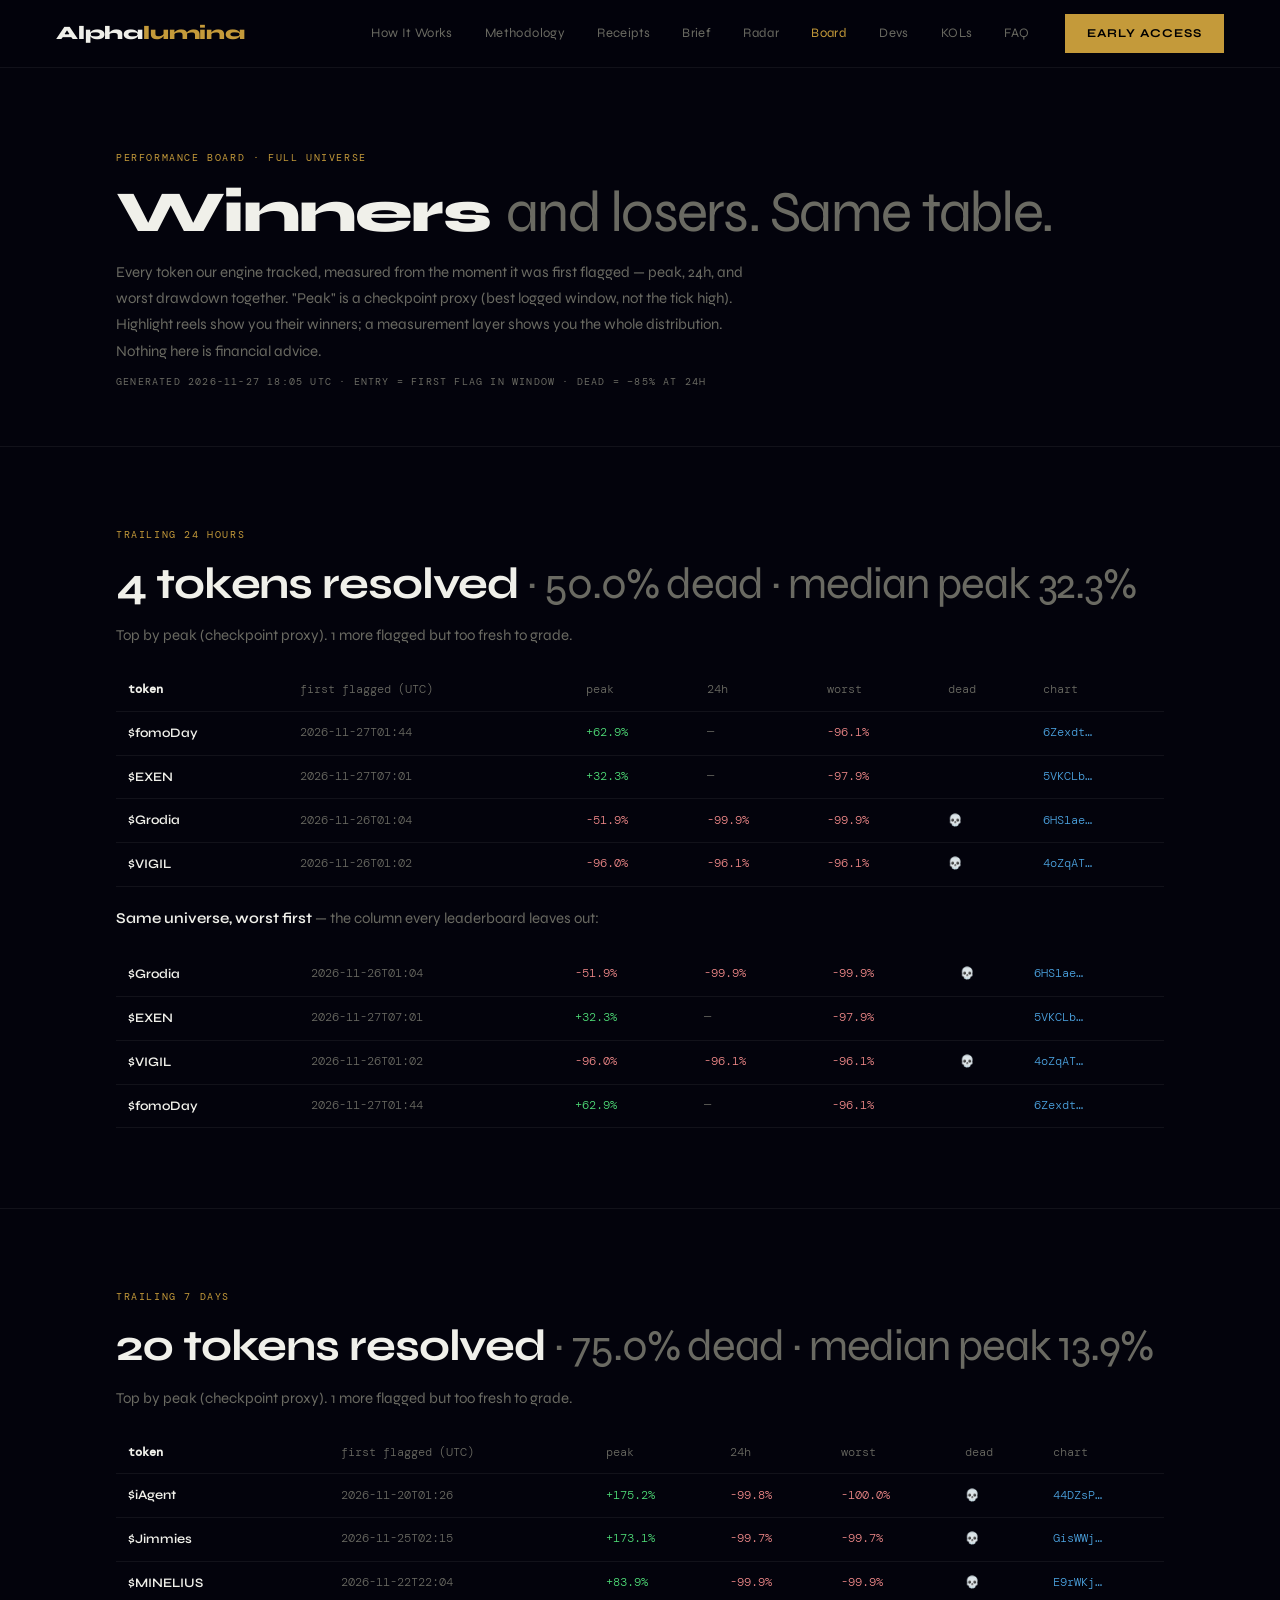
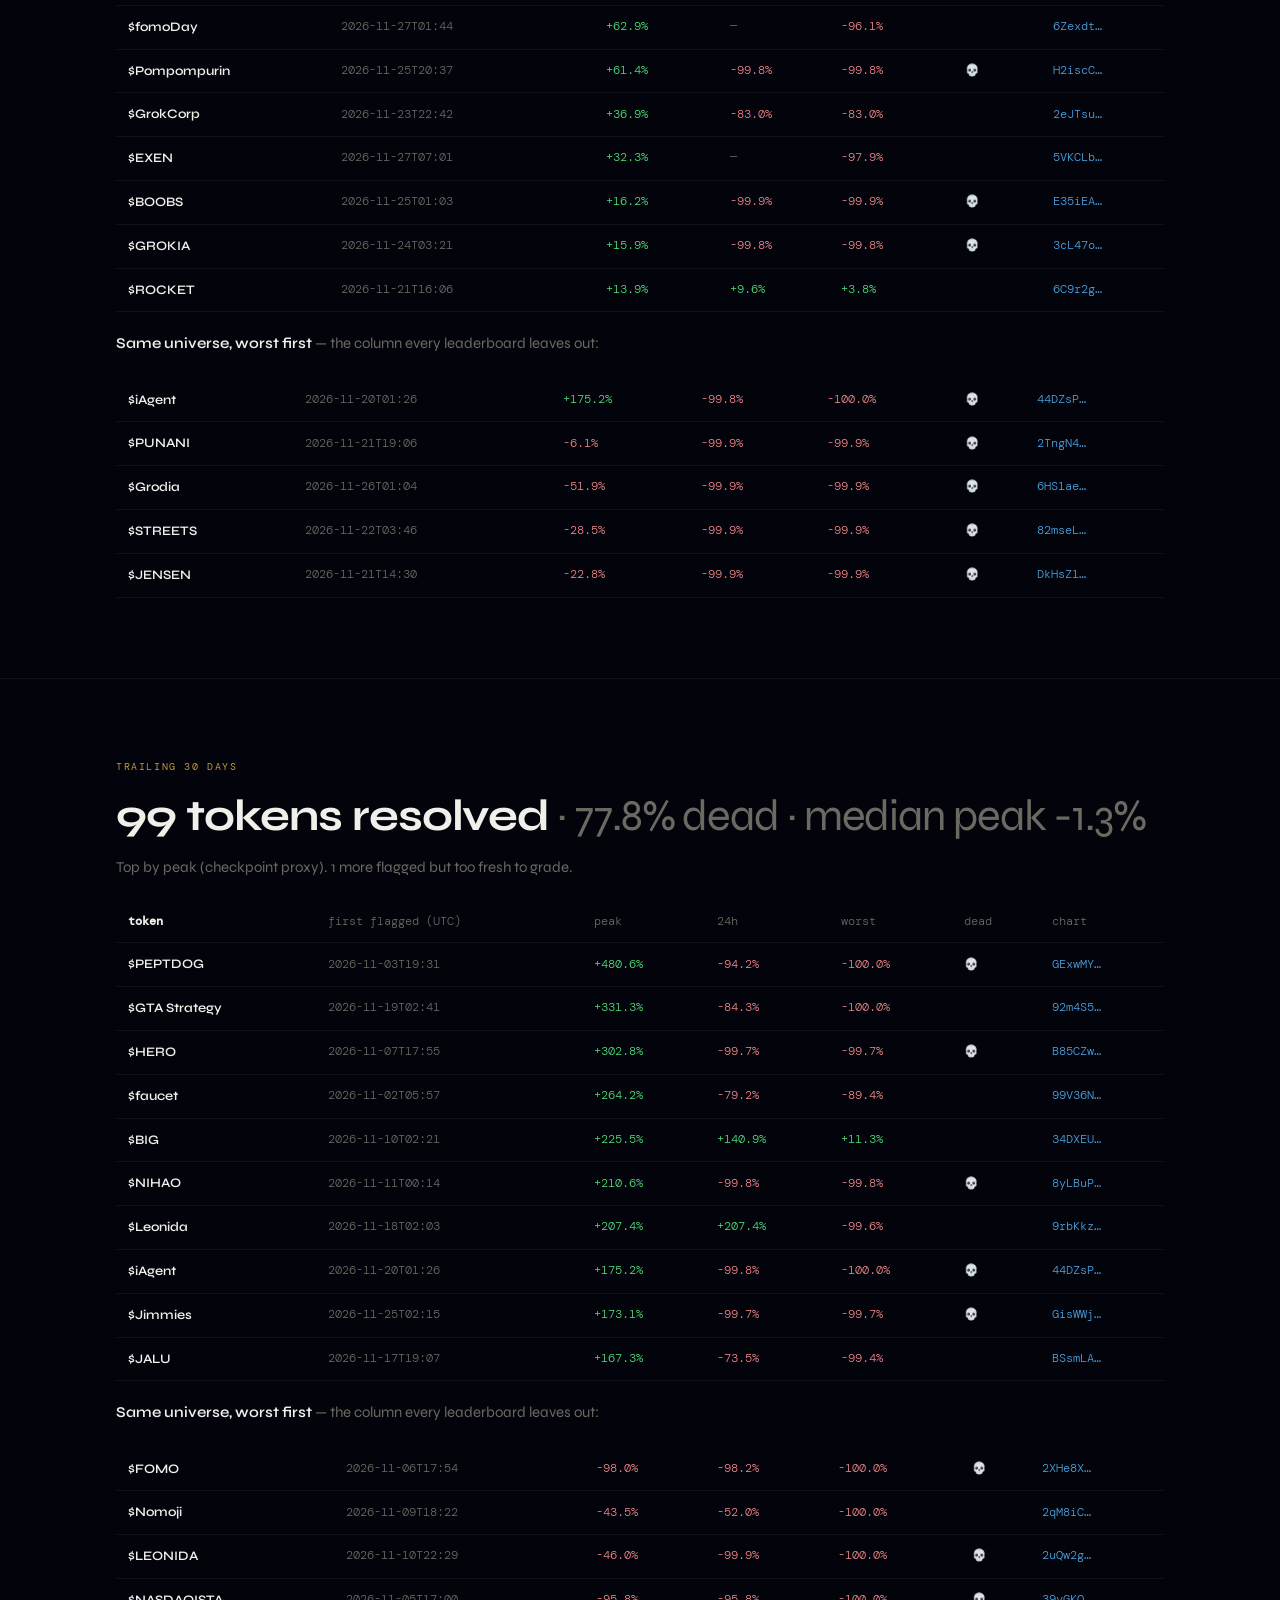
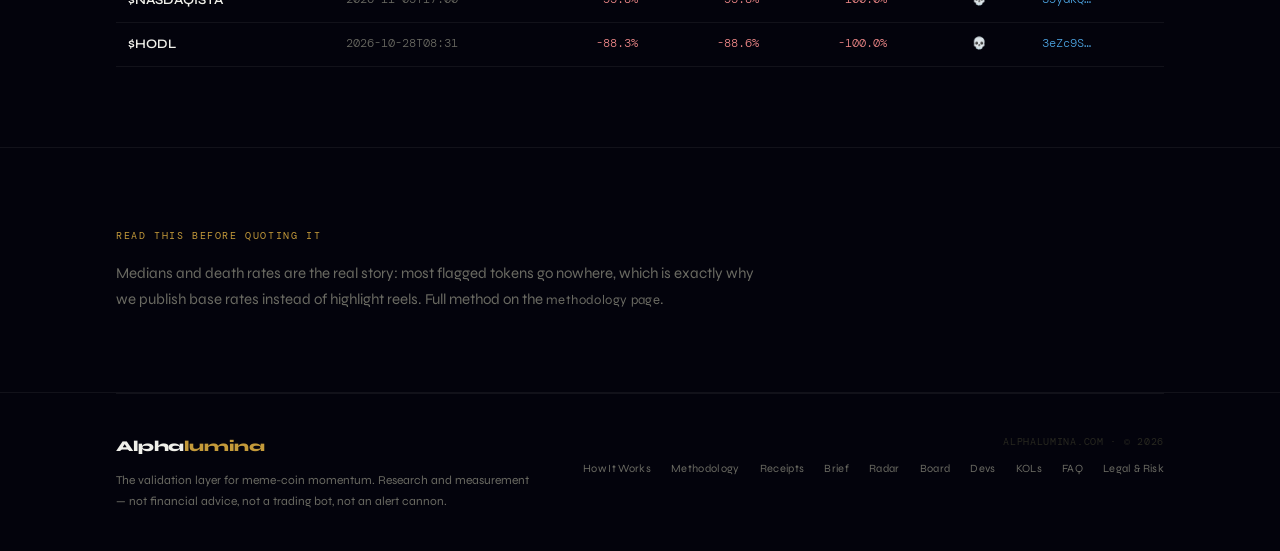
<file: board.html>
<!DOCTYPE html>
<html lang="en">
<head>
<meta charset="UTF-8"><meta name="viewport" content="width=device-width, initial-scale=1">
<title>Performance Board — Alphalumina</title>
<meta name="description" content="Day, week, and month performance of every token in Alphalumina's tracked universe — peak, realized, drawdown, and the losers column no highlight reel publishes.">
<link rel="icon" href="/favicon.svg" type="image/svg+xml">
<link rel="preconnect" href="https://fonts.googleapis.com">
<link href="https://fonts.googleapis.com/css2?family=Syne:wght@300;400;600;700;800&family=DM+Mono:wght@400;500&display=swap" rel="stylesheet">
<link rel="stylesheet" href="/assets/site.css">
<style>
.btable{width:100%;border-collapse:collapse;margin-top:22px;font-size:13px}
.btable td{padding:11px 12px;border-bottom:1px solid var(--border);font-weight:300;color:var(--fg2)}
.btable td:first-child{color:var(--fg);font-weight:600}
.btable .mono{font-family:var(--mono);font-size:11.5px}
.btable .pos{color:#4fde78} .btable .neg{color:#ef8888}
.btable .quiet{color:var(--fg2);font-style:italic}
.btable a{color:#4ca3e0;text-decoration:none}
</style>
</head>
<body>

<nav>
  <a href="/" class="wordmark">Alpha<span class="lum">lumina</span></a>
  <div class="nav-links" id="navLinks">
    <a href="/how-it-works" class="nav-link">How It Works</a>
    <a href="/methodology" class="nav-link">Methodology</a>
    <a href="/receipts" class="nav-link">Receipts</a>
    <a href="/brief" class="nav-link">Brief</a>
    <a href="/radar" class="nav-link">Radar</a>
    <a href="/board" class="nav-link active">Board</a>
    <a href="/devs" class="nav-link">Devs</a>
    <a href="/kols" class="nav-link">KOLs</a>
    <a href="/faq" class="nav-link">FAQ</a>
  </div>
  <div class="nav-right">
    <a href="/early-access" class="nav-cta">Early Access</a>
    <button class="nav-burger" id="navBurger" aria-label="Menu" aria-expanded="false">☰</button>
  </div>
</nav>

<header class="page-head">
  <div class="wrap">
    <div class="stag">Performance Board · full universe</div>
    <h1>Winners <span class="dim">and losers. Same table.</span></h1>
    <p class="sp">Every token our engine tracked, measured from the moment it was first flagged — peak, 24h, and worst drawdown together. "Peak" is a checkpoint proxy (best logged window, not the tick high). Highlight reels show you their winners; a measurement layer shows you the whole distribution. Nothing here is financial advice.</p>
    <p class="brief-meta" style="font-family:var(--mono);font-size:10px;letter-spacing:.12em;text-transform:uppercase;color:var(--fg2);margin-top:10px">generated 2026-11-27 18:05 UTC · entry = first flag in window · dead = −85% at 24h</p>
  </div>
</header>

<section class="section">
  <div class="wrap">
    <div class="stag">Trailing 24 hours</div>
    <h2 class="sh">4 tokens resolved<span class="dim"> · 50.0% dead · median peak 32.3%</span></h2>
    <p class="sp">Top by peak (checkpoint proxy). 1 more flagged but too fresh to grade.</p>
    <div class="table-scroll"><table class="btable">
      <tr><td class="mono" style="font-weight:600">token</td><td class="mono">first flagged (UTC)</td><td class="mono">peak</td><td class="mono">24h</td><td class="mono">worst</td><td class="mono">dead</td><td class="mono">chart</td></tr>
      <tr><td>$fomoDay</td><td class="mono">2026-11-27T01:44</td><td class="mono pos">+62.9%</td><td class="mono">—</td><td class="mono neg">-96.1%</td><td class="mono"></td><td class="mono"><a href="https://gmgn.ai/sol/token/6Zexdtc4e5bgwXMg21hFYfTcce77grdHdVUB5Wz2pump" target="_blank" rel="noopener">6Zexdt…</a></td></tr><tr><td>$EXEN</td><td class="mono">2026-11-27T07:01</td><td class="mono pos">+32.3%</td><td class="mono">—</td><td class="mono neg">-97.9%</td><td class="mono"></td><td class="mono"><a href="https://gmgn.ai/sol/token/5VKCLbHMRPCCTWq8dWUTMxihuuHsHjoC9vEYDhrFpump" target="_blank" rel="noopener">5VKCLb…</a></td></tr><tr><td>$Grodia</td><td class="mono">2026-11-26T01:04</td><td class="mono neg">-51.9%</td><td class="mono neg">-99.9%</td><td class="mono neg">-99.9%</td><td class="mono">💀</td><td class="mono"><a href="https://gmgn.ai/sol/token/6HS1aeSk7osT5B1CzLp1HTRTAweFr5wurfMHS4vppump" target="_blank" rel="noopener">6HS1ae…</a></td></tr><tr><td>$VIGIL</td><td class="mono">2026-11-26T01:02</td><td class="mono neg">-96.0%</td><td class="mono neg">-96.1%</td><td class="mono neg">-96.1%</td><td class="mono">💀</td><td class="mono"><a href="https://gmgn.ai/sol/token/4oZqAT8xgFviPyU6jygJc4gzN2SPy1SBJC1W7UdDpump" target="_blank" rel="noopener">4oZqAT…</a></td></tr>
    </table></div>
    <p class="sp" style="margin-top:18px"><strong>Same universe, worst first</strong> — the column every leaderboard leaves out:</p>
    <div class="table-scroll"><table class="btable">
      <tr><td>$Grodia</td><td class="mono">2026-11-26T01:04</td><td class="mono neg">-51.9%</td><td class="mono neg">-99.9%</td><td class="mono neg">-99.9%</td><td class="mono">💀</td><td class="mono"><a href="https://gmgn.ai/sol/token/6HS1aeSk7osT5B1CzLp1HTRTAweFr5wurfMHS4vppump" target="_blank" rel="noopener">6HS1ae…</a></td></tr><tr><td>$EXEN</td><td class="mono">2026-11-27T07:01</td><td class="mono pos">+32.3%</td><td class="mono">—</td><td class="mono neg">-97.9%</td><td class="mono"></td><td class="mono"><a href="https://gmgn.ai/sol/token/5VKCLbHMRPCCTWq8dWUTMxihuuHsHjoC9vEYDhrFpump" target="_blank" rel="noopener">5VKCLb…</a></td></tr><tr><td>$VIGIL</td><td class="mono">2026-11-26T01:02</td><td class="mono neg">-96.0%</td><td class="mono neg">-96.1%</td><td class="mono neg">-96.1%</td><td class="mono">💀</td><td class="mono"><a href="https://gmgn.ai/sol/token/4oZqAT8xgFviPyU6jygJc4gzN2SPy1SBJC1W7UdDpump" target="_blank" rel="noopener">4oZqAT…</a></td></tr><tr><td>$fomoDay</td><td class="mono">2026-11-27T01:44</td><td class="mono pos">+62.9%</td><td class="mono">—</td><td class="mono neg">-96.1%</td><td class="mono"></td><td class="mono"><a href="https://gmgn.ai/sol/token/6Zexdtc4e5bgwXMg21hFYfTcce77grdHdVUB5Wz2pump" target="_blank" rel="noopener">6Zexdt…</a></td></tr>
    </table></div>
  </div>
</section>
<section class="section">
  <div class="wrap">
    <div class="stag">Trailing 7 days</div>
    <h2 class="sh">20 tokens resolved<span class="dim"> · 75.0% dead · median peak 13.9%</span></h2>
    <p class="sp">Top by peak (checkpoint proxy). 1 more flagged but too fresh to grade.</p>
    <div class="table-scroll"><table class="btable">
      <tr><td class="mono" style="font-weight:600">token</td><td class="mono">first flagged (UTC)</td><td class="mono">peak</td><td class="mono">24h</td><td class="mono">worst</td><td class="mono">dead</td><td class="mono">chart</td></tr>
      <tr><td>$iAgent</td><td class="mono">2026-11-20T01:26</td><td class="mono pos">+175.2%</td><td class="mono neg">-99.8%</td><td class="mono neg">-100.0%</td><td class="mono">💀</td><td class="mono"><a href="https://gmgn.ai/sol/token/44DZsPNJUtUyTkELAFYdwCpe82sEt12HZKrMgK1Spump" target="_blank" rel="noopener">44DZsP…</a></td></tr><tr><td>$Jimmies</td><td class="mono">2026-11-25T02:15</td><td class="mono pos">+173.1%</td><td class="mono neg">-99.7%</td><td class="mono neg">-99.7%</td><td class="mono">💀</td><td class="mono"><a href="https://gmgn.ai/sol/token/GisWWjhwrSud4aFGSHvTMt85Ky14sY7LeBFCpfoFpump" target="_blank" rel="noopener">GisWWj…</a></td></tr><tr><td>$MINELIUS</td><td class="mono">2026-11-22T22:04</td><td class="mono pos">+83.9%</td><td class="mono neg">-99.9%</td><td class="mono neg">-99.9%</td><td class="mono">💀</td><td class="mono"><a href="https://gmgn.ai/sol/token/E9rWKjVhHMxQkxfREr7Li8Yy46rVcWiWHoKVQAe9pump" target="_blank" rel="noopener">E9rWKj…</a></td></tr><tr><td>$fomoDay</td><td class="mono">2026-11-27T01:44</td><td class="mono pos">+62.9%</td><td class="mono">—</td><td class="mono neg">-96.1%</td><td class="mono"></td><td class="mono"><a href="https://gmgn.ai/sol/token/6Zexdtc4e5bgwXMg21hFYfTcce77grdHdVUB5Wz2pump" target="_blank" rel="noopener">6Zexdt…</a></td></tr><tr><td>$Pompompurin</td><td class="mono">2026-11-25T20:37</td><td class="mono pos">+61.4%</td><td class="mono neg">-99.8%</td><td class="mono neg">-99.8%</td><td class="mono">💀</td><td class="mono"><a href="https://gmgn.ai/sol/token/H2iscCQ4RiZ5ufu3UTBS2VDrVqbNY8gN7eVSSASBpump" target="_blank" rel="noopener">H2iscC…</a></td></tr><tr><td>$GrokCorp</td><td class="mono">2026-11-23T22:42</td><td class="mono pos">+36.9%</td><td class="mono neg">-83.0%</td><td class="mono neg">-83.0%</td><td class="mono"></td><td class="mono"><a href="https://gmgn.ai/sol/token/2eJTsuynzczraB8AiJYVzwcomqPQeU8h4egirbqvpump" target="_blank" rel="noopener">2eJTsu…</a></td></tr><tr><td>$EXEN</td><td class="mono">2026-11-27T07:01</td><td class="mono pos">+32.3%</td><td class="mono">—</td><td class="mono neg">-97.9%</td><td class="mono"></td><td class="mono"><a href="https://gmgn.ai/sol/token/5VKCLbHMRPCCTWq8dWUTMxihuuHsHjoC9vEYDhrFpump" target="_blank" rel="noopener">5VKCLb…</a></td></tr><tr><td>$BOOBS</td><td class="mono">2026-11-25T01:03</td><td class="mono pos">+16.2%</td><td class="mono neg">-99.9%</td><td class="mono neg">-99.9%</td><td class="mono">💀</td><td class="mono"><a href="https://gmgn.ai/sol/token/E35iEA2yLLHc1tjm6et1Z3YuH8DhxJYWtWezPHgSpump" target="_blank" rel="noopener">E35iEA…</a></td></tr><tr><td>$GROKIA</td><td class="mono">2026-11-24T03:21</td><td class="mono pos">+15.9%</td><td class="mono neg">-99.8%</td><td class="mono neg">-99.8%</td><td class="mono">💀</td><td class="mono"><a href="https://gmgn.ai/sol/token/3cL47ohWa2HApLYKtqPsqkjaxJ6HLvT5Ri1KvWdXpump" target="_blank" rel="noopener">3cL47o…</a></td></tr><tr><td>$ROCKET</td><td class="mono">2026-11-21T16:06</td><td class="mono pos">+13.9%</td><td class="mono pos">+9.6%</td><td class="mono pos">+3.8%</td><td class="mono"></td><td class="mono"><a href="https://gmgn.ai/sol/token/6C9r2gzu8Pr54hTevHo3x5gSj9JqtpApj7obJnrtpump" target="_blank" rel="noopener">6C9r2g…</a></td></tr>
    </table></div>
    <p class="sp" style="margin-top:18px"><strong>Same universe, worst first</strong> — the column every leaderboard leaves out:</p>
    <div class="table-scroll"><table class="btable">
      <tr><td>$iAgent</td><td class="mono">2026-11-20T01:26</td><td class="mono pos">+175.2%</td><td class="mono neg">-99.8%</td><td class="mono neg">-100.0%</td><td class="mono">💀</td><td class="mono"><a href="https://gmgn.ai/sol/token/44DZsPNJUtUyTkELAFYdwCpe82sEt12HZKrMgK1Spump" target="_blank" rel="noopener">44DZsP…</a></td></tr><tr><td>$PUNANI</td><td class="mono">2026-11-21T19:06</td><td class="mono neg">-6.1%</td><td class="mono neg">-99.9%</td><td class="mono neg">-99.9%</td><td class="mono">💀</td><td class="mono"><a href="https://gmgn.ai/sol/token/2TngN4B7XaoGSKsYvttq5bFAdM4Z4xCSnuyRwGiFpump" target="_blank" rel="noopener">2TngN4…</a></td></tr><tr><td>$Grodia</td><td class="mono">2026-11-26T01:04</td><td class="mono neg">-51.9%</td><td class="mono neg">-99.9%</td><td class="mono neg">-99.9%</td><td class="mono">💀</td><td class="mono"><a href="https://gmgn.ai/sol/token/6HS1aeSk7osT5B1CzLp1HTRTAweFr5wurfMHS4vppump" target="_blank" rel="noopener">6HS1ae…</a></td></tr><tr><td>$STREETS</td><td class="mono">2026-11-22T03:46</td><td class="mono neg">-28.5%</td><td class="mono neg">-99.9%</td><td class="mono neg">-99.9%</td><td class="mono">💀</td><td class="mono"><a href="https://gmgn.ai/sol/token/82mseLFauphc2yutbaDGgViahquJ1jGVLpyof99xpump" target="_blank" rel="noopener">82mseL…</a></td></tr><tr><td>$JENSEN</td><td class="mono">2026-11-21T14:30</td><td class="mono neg">-22.8%</td><td class="mono neg">-99.9%</td><td class="mono neg">-99.9%</td><td class="mono">💀</td><td class="mono"><a href="https://gmgn.ai/sol/token/DkHsZ1kjd2Fua8sgKE6PhHhyCdXYscbDVN7mAfiGpump" target="_blank" rel="noopener">DkHsZ1…</a></td></tr>
    </table></div>
  </div>
</section>
<section class="section">
  <div class="wrap">
    <div class="stag">Trailing 30 days</div>
    <h2 class="sh">99 tokens resolved<span class="dim"> · 77.8% dead · median peak -1.3%</span></h2>
    <p class="sp">Top by peak (checkpoint proxy). 1 more flagged but too fresh to grade.</p>
    <div class="table-scroll"><table class="btable">
      <tr><td class="mono" style="font-weight:600">token</td><td class="mono">first flagged (UTC)</td><td class="mono">peak</td><td class="mono">24h</td><td class="mono">worst</td><td class="mono">dead</td><td class="mono">chart</td></tr>
      <tr><td>$PEPTDOG</td><td class="mono">2026-11-03T19:31</td><td class="mono pos">+480.6%</td><td class="mono neg">-94.2%</td><td class="mono neg">-100.0%</td><td class="mono">💀</td><td class="mono"><a href="https://gmgn.ai/sol/token/GExwMYa2tnJwGfKTmzR4ERiQKptfNceN9GTXc82Lpump" target="_blank" rel="noopener">GExwMY…</a></td></tr><tr><td>$GTA Strategy </td><td class="mono">2026-11-19T02:41</td><td class="mono pos">+331.3%</td><td class="mono neg">-84.3%</td><td class="mono neg">-100.0%</td><td class="mono"></td><td class="mono"><a href="https://gmgn.ai/sol/token/92m4S52bu3dZyqzPmPStu8Krz6JcpzHdsG4D5QBqpump" target="_blank" rel="noopener">92m4S5…</a></td></tr><tr><td>$HERO</td><td class="mono">2026-11-07T17:55</td><td class="mono pos">+302.8%</td><td class="mono neg">-99.7%</td><td class="mono neg">-99.7%</td><td class="mono">💀</td><td class="mono"><a href="https://gmgn.ai/sol/token/B85CZwwGQN7HpKduxYGyP1B6Wq3U58m94oQ3poWGpump" target="_blank" rel="noopener">B85CZw…</a></td></tr><tr><td>$faucet</td><td class="mono">2026-11-02T05:57</td><td class="mono pos">+264.2%</td><td class="mono neg">-79.2%</td><td class="mono neg">-89.4%</td><td class="mono"></td><td class="mono"><a href="https://gmgn.ai/sol/token/99V36NFUcueC2tHjd1JV5bfhFux73NKWRiSBnxJ8pump" target="_blank" rel="noopener">99V36N…</a></td></tr><tr><td>$BIG</td><td class="mono">2026-11-10T02:21</td><td class="mono pos">+225.5%</td><td class="mono pos">+140.9%</td><td class="mono pos">+11.3%</td><td class="mono"></td><td class="mono"><a href="https://gmgn.ai/sol/token/34DXEU2ttEtBSb1TqGJm7izgvYTTkqKcCoiNWdPDpump" target="_blank" rel="noopener">34DXEU…</a></td></tr><tr><td>$NIHAO</td><td class="mono">2026-11-11T00:14</td><td class="mono pos">+210.6%</td><td class="mono neg">-99.8%</td><td class="mono neg">-99.8%</td><td class="mono">💀</td><td class="mono"><a href="https://gmgn.ai/sol/token/8yLBuP74RnFmjSRS8BGFebvyoTo8uiEjPB71h3Zgpump" target="_blank" rel="noopener">8yLBuP…</a></td></tr><tr><td>$Leonida</td><td class="mono">2026-11-18T02:03</td><td class="mono pos">+207.4%</td><td class="mono pos">+207.4%</td><td class="mono neg">-99.6%</td><td class="mono"></td><td class="mono"><a href="https://gmgn.ai/sol/token/9rbKkz2BDQBVgZmrHY6d7PTq2ge91gkpEyE4y9PPpump" target="_blank" rel="noopener">9rbKkz…</a></td></tr><tr><td>$iAgent</td><td class="mono">2026-11-20T01:26</td><td class="mono pos">+175.2%</td><td class="mono neg">-99.8%</td><td class="mono neg">-100.0%</td><td class="mono">💀</td><td class="mono"><a href="https://gmgn.ai/sol/token/44DZsPNJUtUyTkELAFYdwCpe82sEt12HZKrMgK1Spump" target="_blank" rel="noopener">44DZsP…</a></td></tr><tr><td>$Jimmies</td><td class="mono">2026-11-25T02:15</td><td class="mono pos">+173.1%</td><td class="mono neg">-99.7%</td><td class="mono neg">-99.7%</td><td class="mono">💀</td><td class="mono"><a href="https://gmgn.ai/sol/token/GisWWjhwrSud4aFGSHvTMt85Ky14sY7LeBFCpfoFpump" target="_blank" rel="noopener">GisWWj…</a></td></tr><tr><td>$JALU</td><td class="mono">2026-11-17T19:07</td><td class="mono pos">+167.3%</td><td class="mono neg">-73.5%</td><td class="mono neg">-99.4%</td><td class="mono"></td><td class="mono"><a href="https://gmgn.ai/sol/token/BSsmLA6UN8fzJ8qUkV4KwC5LxR7ab3TaUtcwvAyJpump" target="_blank" rel="noopener">BSsmLA…</a></td></tr>
    </table></div>
    <p class="sp" style="margin-top:18px"><strong>Same universe, worst first</strong> — the column every leaderboard leaves out:</p>
    <div class="table-scroll"><table class="btable">
      <tr><td>$FOMO</td><td class="mono">2026-11-06T17:54</td><td class="mono neg">-98.0%</td><td class="mono neg">-98.2%</td><td class="mono neg">-100.0%</td><td class="mono">💀</td><td class="mono"><a href="https://gmgn.ai/sol/token/2XHe8XaNzbKEPmiZWqqBLhDKEKYa9xFdros6DFbrpump" target="_blank" rel="noopener">2XHe8X…</a></td></tr><tr><td>$Nomoji</td><td class="mono">2026-11-09T18:22</td><td class="mono neg">-43.5%</td><td class="mono neg">-52.0%</td><td class="mono neg">-100.0%</td><td class="mono"></td><td class="mono"><a href="https://gmgn.ai/sol/token/2qM8iCfrYbcaCik9zmyWZ4n4ThEfZWgcv1vkn3QJpump" target="_blank" rel="noopener">2qM8iC…</a></td></tr><tr><td>$LEONIDA</td><td class="mono">2026-11-10T22:29</td><td class="mono neg">-46.0%</td><td class="mono neg">-99.9%</td><td class="mono neg">-100.0%</td><td class="mono">💀</td><td class="mono"><a href="https://gmgn.ai/sol/token/2uQw2gvnhYYQ5T5jJf3MvLPyUquQ54VFHbMHBTtCpump" target="_blank" rel="noopener">2uQw2g…</a></td></tr><tr><td>$NASDAQISTA</td><td class="mono">2026-11-05T17:00</td><td class="mono neg">-95.8%</td><td class="mono neg">-95.8%</td><td class="mono neg">-100.0%</td><td class="mono">💀</td><td class="mono"><a href="https://gmgn.ai/sol/token/39yGKQMS2ReVr3oxdtWQFnDCTmrGLpVgYWnbtb1Spump" target="_blank" rel="noopener">39yGKQ…</a></td></tr><tr><td>$HODL</td><td class="mono">2026-10-28T08:31</td><td class="mono neg">-88.3%</td><td class="mono neg">-88.6%</td><td class="mono neg">-100.0%</td><td class="mono">💀</td><td class="mono"><a href="https://gmgn.ai/sol/token/3eZc9SRVHmjVzck1NffZkS2phWD9eAns7UGaVu6zpump" target="_blank" rel="noopener">3eZc9S…</a></td></tr>
    </table></div>
  </div>
</section>
<section class="section">
  <div class="wrap">
    <div class="stag">Read this before quoting it</div>
    <p class="sp">Medians and death rates are the real story: most flagged tokens go nowhere, which is exactly why we publish base rates instead of highlight reels. Full method on the <a href="/methodology" class="nav-link" style="display:inline;padding:0">methodology page</a>.</p>
  </div>
</section>

<div class="wrap"><footer>
  <div>
    <div class="fmark">Alpha<span class="lum">lumina</span></div>
    <p class="ft-note">The validation layer for meme-coin momentum. Research and measurement — not financial advice, not a trading bot, not an alert cannon.</p>
  </div>
  <div style="text-align:right">
    <p class="ft-meta">alphalumina.com · © 2026</p>
    <div class="ft-links">
      <a href="/how-it-works" class="nav-link" style="font-size:11px">How It Works</a>
      <a href="/methodology" class="nav-link" style="font-size:11px">Methodology</a>
      <a href="/receipts" class="nav-link" style="font-size:11px">Receipts</a>
      <a href="/brief" class="nav-link" style="font-size:11px">Brief</a>
      <a href="/radar" class="nav-link" style="font-size:11px">Radar</a>
      <a href="/board" class="nav-link" style="font-size:11px">Board</a>
      <a href="/devs" class="nav-link" style="font-size:11px">Devs</a>
      <a href="/kols" class="nav-link" style="font-size:11px">KOLs</a>
      <a href="/faq" class="nav-link" style="font-size:11px">FAQ</a>
      <a href="/legal" class="nav-link" style="font-size:11px">Legal &amp; Risk</a>
    </div>
  </div>
</footer></div>

<script src="/assets/site.js"></script>
</body>
</html>
</file>
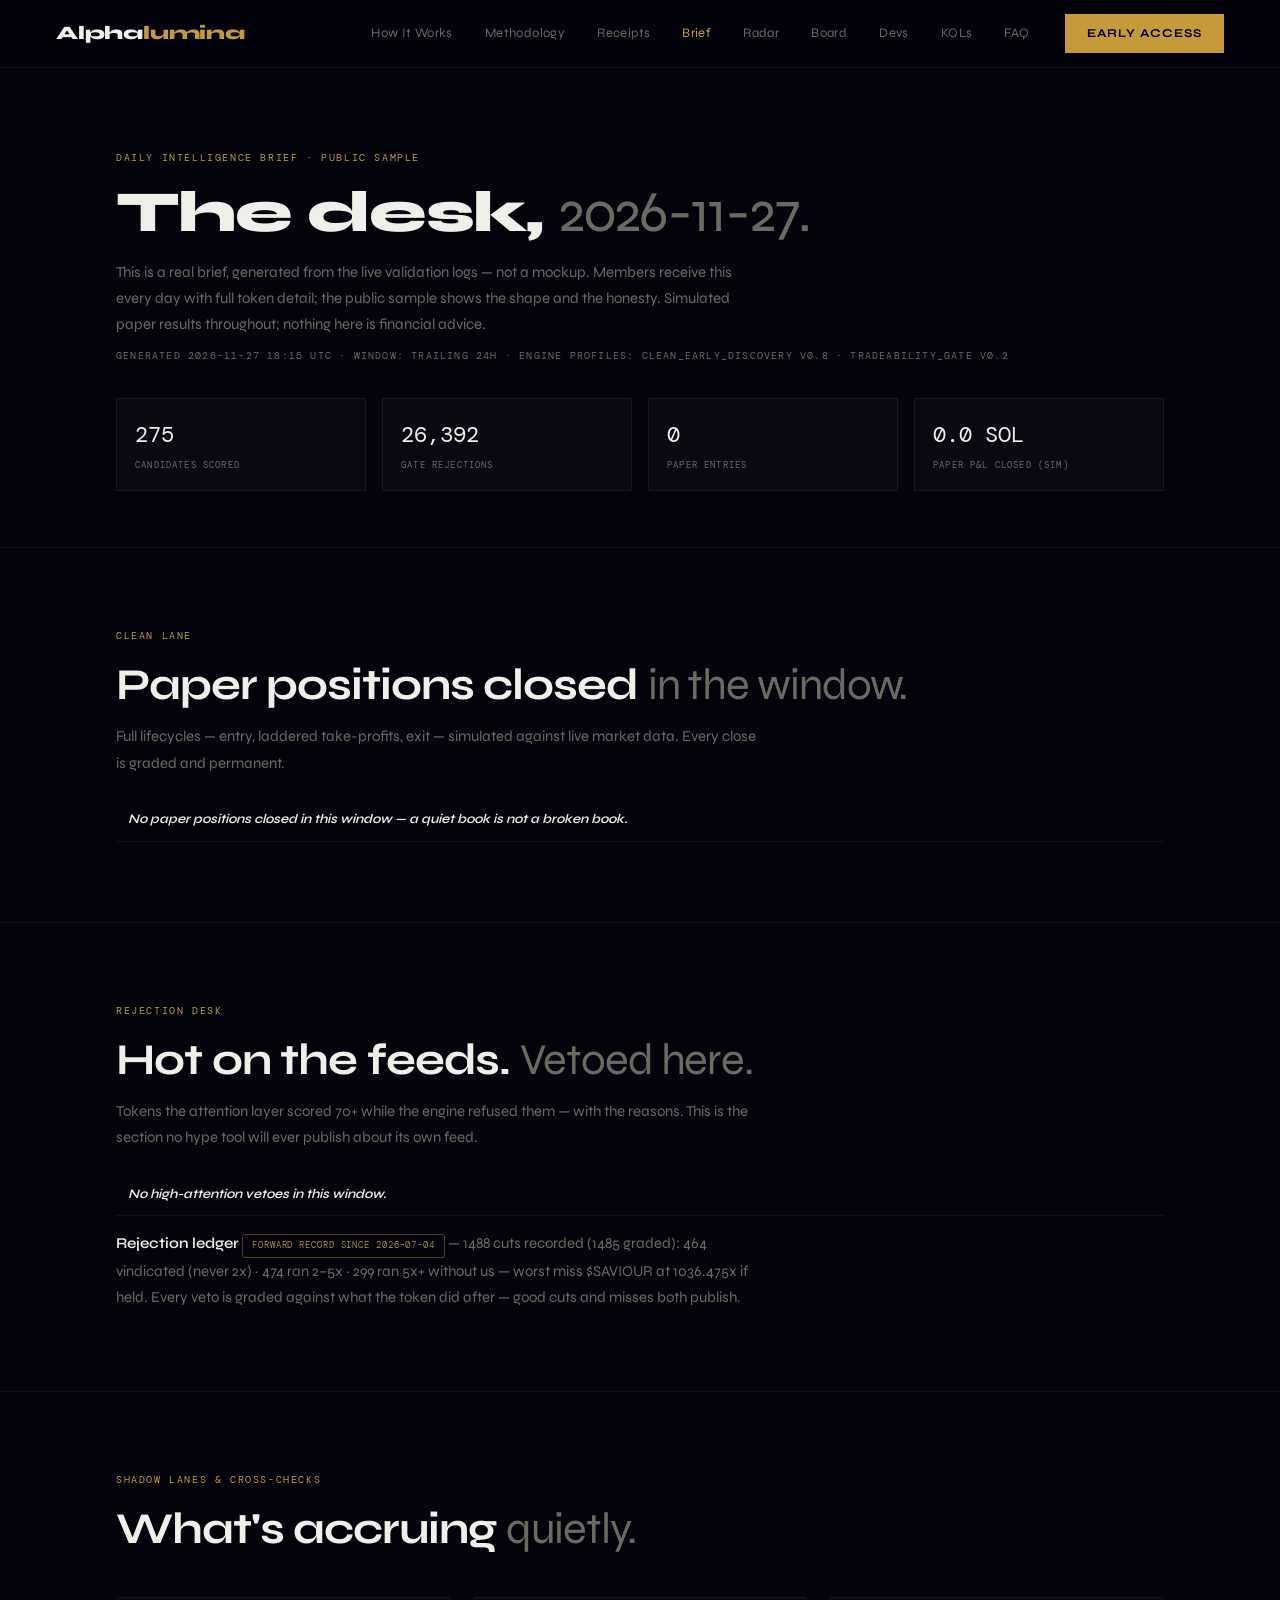
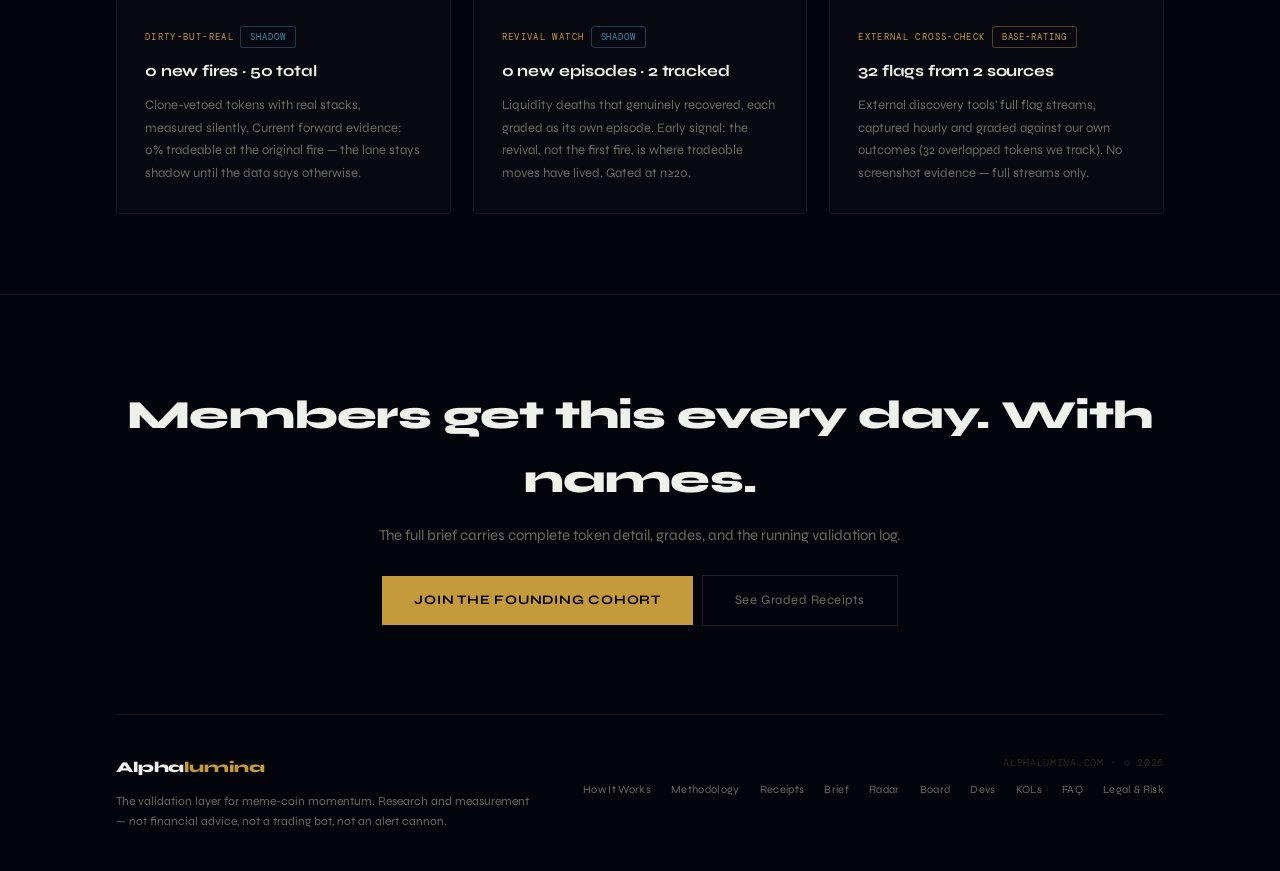
<file: brief.html>
<!DOCTYPE html>
<html lang="en">
<head>
<meta charset="UTF-8"><meta name="viewport" content="width=device-width, initial-scale=1">
<title>Daily Intelligence Brief — Alphalumina</title>
<meta name="description" content="A real dated sample of the Alphalumina daily intelligence brief: clean-lane paper trades, rejected high-attention tokens, shadow-lane activity, external cross-checks.">
<link rel="icon" href="/favicon.svg" type="image/svg+xml">
<link rel="preconnect" href="https://fonts.googleapis.com">
<link href="https://fonts.googleapis.com/css2?family=Syne:wght@300;400;600;700;800&family=DM+Mono:wght@400;500&display=swap" rel="stylesheet">
<link rel="stylesheet" href="/assets/site.css">
<style>
.brief-meta{font-family:var(--mono);font-size:10px;letter-spacing:.12em;text-transform:uppercase;color:var(--fg2);margin-top:10px}
.btable{width:100%;border-collapse:collapse;margin-top:22px;font-size:13px}
.btable td{padding:11px 12px;border-bottom:1px solid var(--border);font-weight:300;color:var(--fg2)}
.btable td:first-child{color:var(--fg);font-weight:600}
.btable .mono{font-family:var(--mono);font-size:11.5px}
.btable .pos{color:#4fde78} .btable .neg{color:#ef8888}
.btable .quiet{color:var(--fg2);font-style:italic}
.btable a{color:#4ca3e0;text-decoration:none}
.statrow{display:grid;grid-template-columns:repeat(4,1fr);gap:16px;margin-top:34px}
.stat{background:var(--glass);border:1px solid var(--border);padding:18px}
.stat .v{font-family:var(--mono);font-size:22px;color:var(--fg)}
.stat .l{font-family:var(--mono);font-size:9px;letter-spacing:.13em;text-transform:uppercase;color:var(--fg2);margin-top:6px}
@media(max-width:960px){.statrow{grid-template-columns:repeat(2,1fr)}}
</style>
</head>
<body>

<nav>
  <a href="/" class="wordmark">Alpha<span class="lum">lumina</span></a>
  <div class="nav-links" id="navLinks">
    <a href="/how-it-works" class="nav-link">How It Works</a>
    <a href="/methodology" class="nav-link">Methodology</a>
    <a href="/receipts" class="nav-link">Receipts</a>
    <a href="/brief" class="nav-link active">Brief</a>
    <a href="/radar" class="nav-link">Radar</a>
    <a href="/board" class="nav-link">Board</a>
    <a href="/devs" class="nav-link">Devs</a>
    <a href="/kols" class="nav-link">KOLs</a>
    <a href="/faq" class="nav-link">FAQ</a>
  </div>
  <div class="nav-right">
    <a href="/early-access" class="nav-cta">Early Access</a>
    <button class="nav-burger" id="navBurger" aria-label="Menu" aria-expanded="false">☰</button>
  </div>
</nav>

<header class="page-head">
  <div class="wrap">
    <div class="stag">Daily Intelligence Brief · public sample</div>
    <h1>The desk, <span class="dim">2026-11-27.</span></h1>
    <p class="sp">This is a real brief, generated from the live validation logs — not a mockup. Members receive this every day with full token detail; the public sample shows the shape and the honesty. Simulated paper results throughout; nothing here is financial advice.</p>
    <p class="brief-meta">generated 2026-11-27 18:15 UTC · window: trailing 24h · engine profiles: clean_early_discovery v0.8 · tradeability_gate v0.2</p>

    <div class="statrow">
      <div class="stat"><div class="v">275</div><div class="l">candidates scored</div></div>
      <div class="stat"><div class="v">26,392</div><div class="l">gate rejections</div></div>
      <div class="stat"><div class="v">0</div><div class="l">paper entries</div></div>
      <div class="stat"><div class="v neg">0.0 SOL</div><div class="l">paper P&amp;L closed (sim)</div></div>
    </div>
  </div>
</header>

<section class="section">
  <div class="wrap">
    <div class="stag">Clean lane</div>
    <h2 class="sh">Paper positions closed <span class="dim">in the window.</span></h2>
    <p class="sp">Full lifecycles — entry, laddered take-profits, exit — simulated against live market data. Every close is graded and permanent.</p>
    <div class="table-scroll"><table class="btable"><tr><td colspan="5" class="quiet">No paper positions closed in this window — a quiet book is not a broken book.</td></tr></table></div>
  </div>
</section>

<section class="section">
  <div class="wrap">
    <div class="stag">Rejection desk</div>
    <h2 class="sh">Hot on the feeds. <span class="dim">Vetoed here.</span></h2>
    <p class="sp">Tokens the attention layer scored 70+ while the engine refused them — with the reasons. This is the section no hype tool will ever publish about its own feed.</p>
    <div class="table-scroll"><table class="btable"><tr><td colspan="5" class="quiet">No high-attention vetoes in this window.</td></tr></table></div>
    <p class="sp" style="margin-top:14px"><strong>Rejection ledger</strong> <span class="tag gold">forward record since 2026-07-04</span> — 1488 cuts recorded (1485 graded): 464 vindicated (never 2x) · 474 ran 2–5x · 299 ran 5x+ without us — worst miss $SAVIOUR at 1036.475x if held. Every veto is graded against what the token did after — good cuts and misses both publish.</p>
  </div>
</section>

<section class="section">
  <div class="wrap">
    <div class="stag">Shadow lanes &amp; cross-checks</div>
    <h2 class="sh">What's accruing <span class="dim">quietly.</span></h2>
    <div class="grid3">
      <div class="card">
        <div class="kicker">Dirty-But-Real <span class="tag shadow">shadow</span></div>
        <h3>0 new fires · 50 total</h3>
        <p>Clone-vetoed tokens with real stacks, measured silently. Current forward evidence: 0% tradeable at the original fire — the lane stays shadow until the data says otherwise.</p>
      </div>
      <div class="card">
        <div class="kicker">Revival Watch <span class="tag shadow">shadow</span></div>
        <h3>0 new episodes · 2 tracked</h3>
        <p>Liquidity deaths that genuinely recovered, each graded as its own episode. Early signal: the revival, not the first fire, is where tradeable moves have lived. Gated at n≥20.</p>
      </div>
      <div class="card">
        <div class="kicker">External cross-check <span class="tag gold">base-rating</span></div>
        <h3>32 flags from 2 sources</h3>
        <p>External discovery tools' full flag streams, captured hourly and graded against our own outcomes (32 overlapped tokens we track). No screenshot evidence — full streams only.</p>
      </div>
    </div>
  </div>
</section>

<section class="cta-band">
  <div class="wrap">
    <h2>Members get this every day. With names.</h2>
    <p>The full brief carries complete token detail, grades, and the running validation log.</p>
    <a href="/early-access" class="btn-gold">Join the Founding Cohort</a>
    &nbsp;&nbsp;<a href="/receipts" class="btn-ghost">See Graded Receipts</a>
  </div>
</section>

<div class="wrap"><footer>
  <div>
    <div class="fmark">Alpha<span class="lum">lumina</span></div>
    <p class="ft-note">The validation layer for meme-coin momentum. Research and measurement — not financial advice, not a trading bot, not an alert cannon.</p>
  </div>
  <div style="text-align:right">
    <p class="ft-meta">alphalumina.com · © 2026</p>
    <div class="ft-links">
      <a href="/how-it-works" class="nav-link" style="font-size:11px">How It Works</a>
      <a href="/methodology" class="nav-link" style="font-size:11px">Methodology</a>
      <a href="/receipts" class="nav-link" style="font-size:11px">Receipts</a>
      <a href="/brief" class="nav-link" style="font-size:11px">Brief</a>
      <a href="/radar" class="nav-link" style="font-size:11px">Radar</a>
      <a href="/board" class="nav-link" style="font-size:11px">Board</a>
      <a href="/devs" class="nav-link" style="font-size:11px">Devs</a>
      <a href="/kols" class="nav-link" style="font-size:11px">KOLs</a>
      <a href="/faq" class="nav-link" style="font-size:11px">FAQ</a>
      <a href="/legal" class="nav-link" style="font-size:11px">Legal &amp; Risk</a>
    </div>
  </div>
</footer></div>

<script src="/assets/site.js"></script>
</body>
</html>
</file>
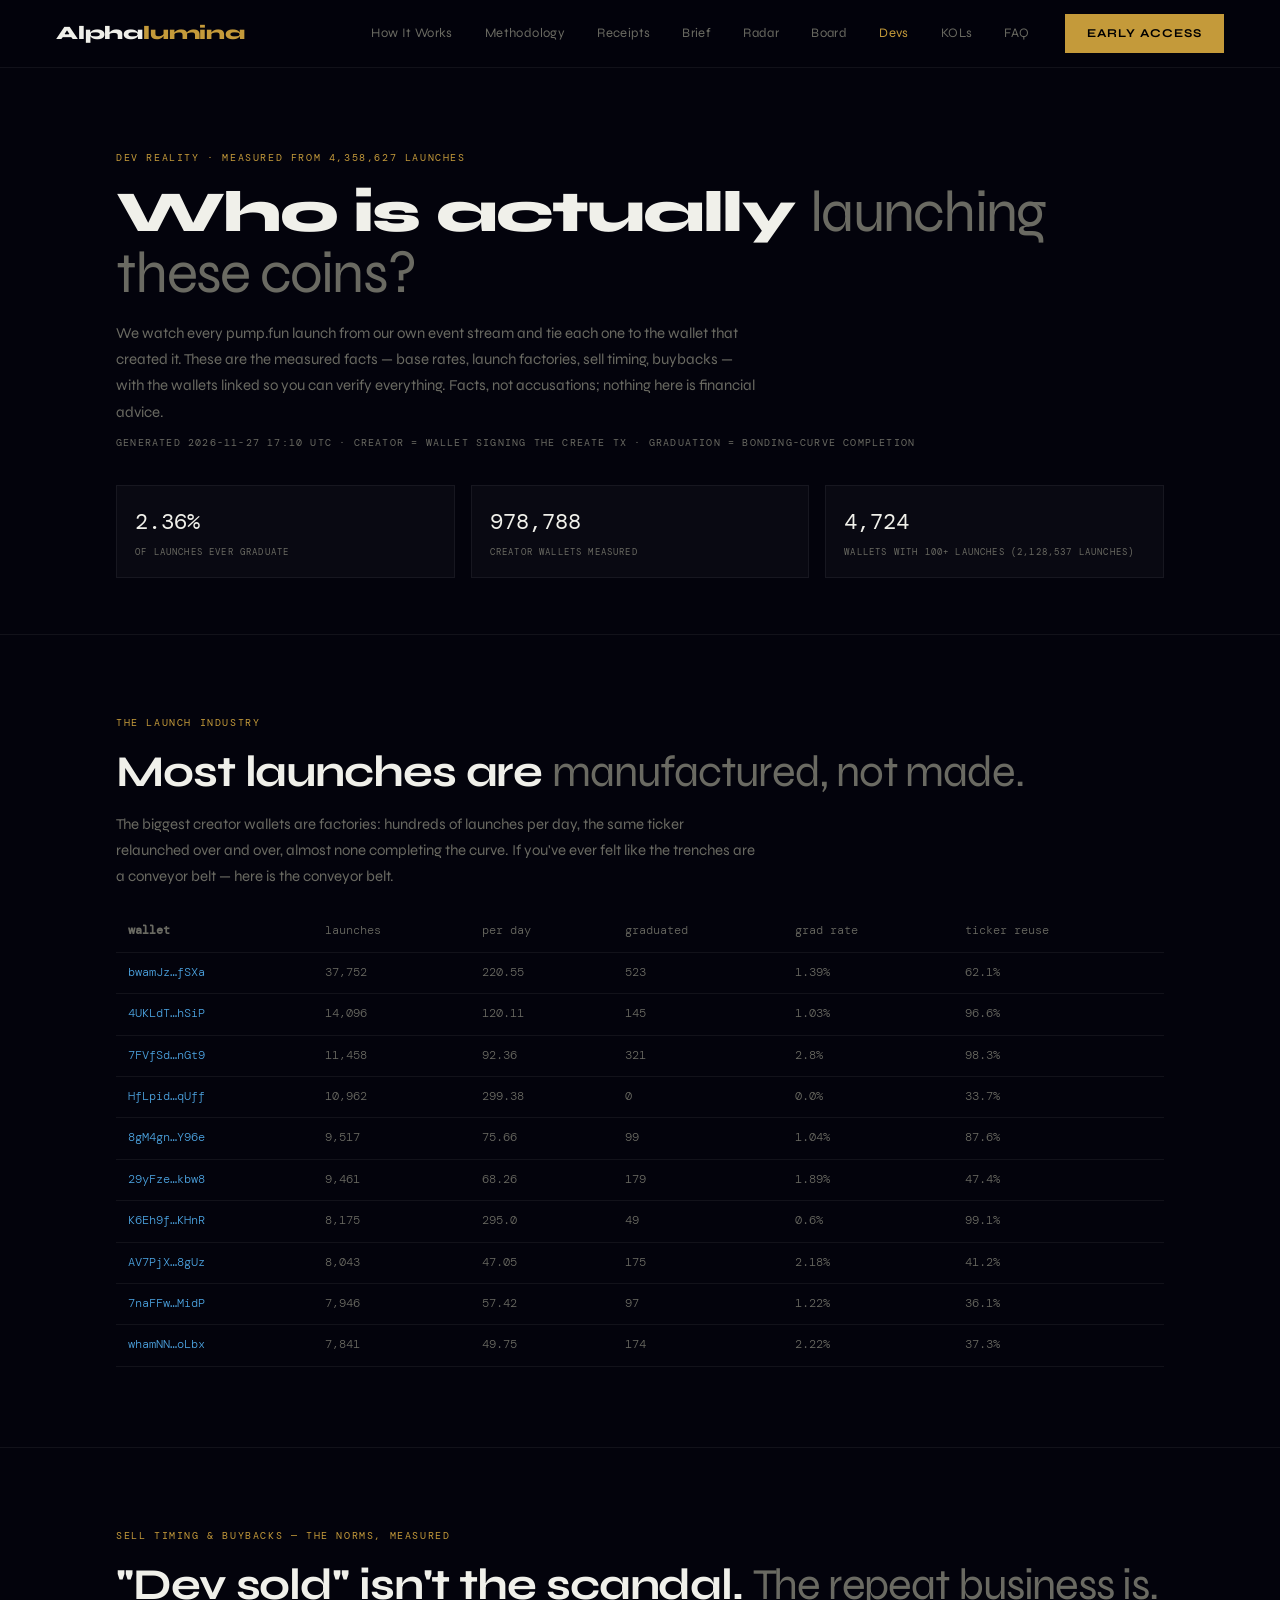
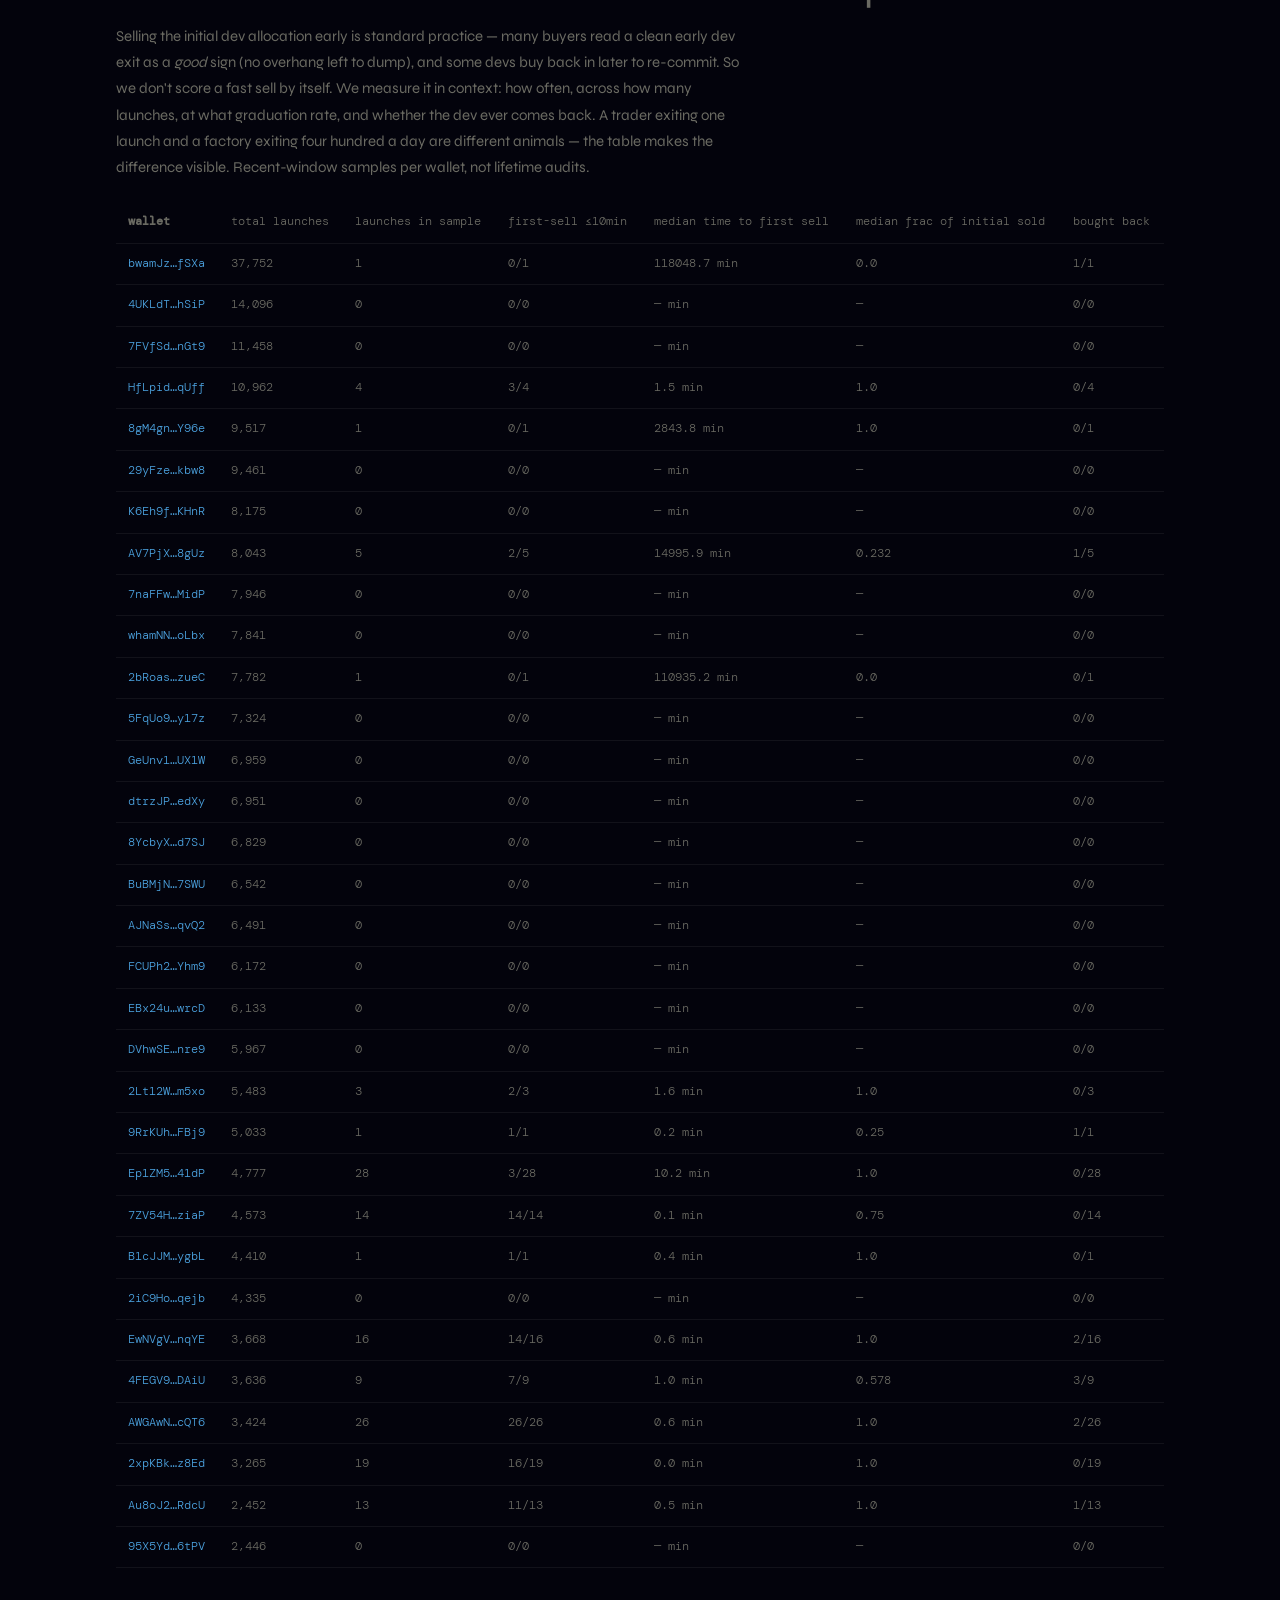
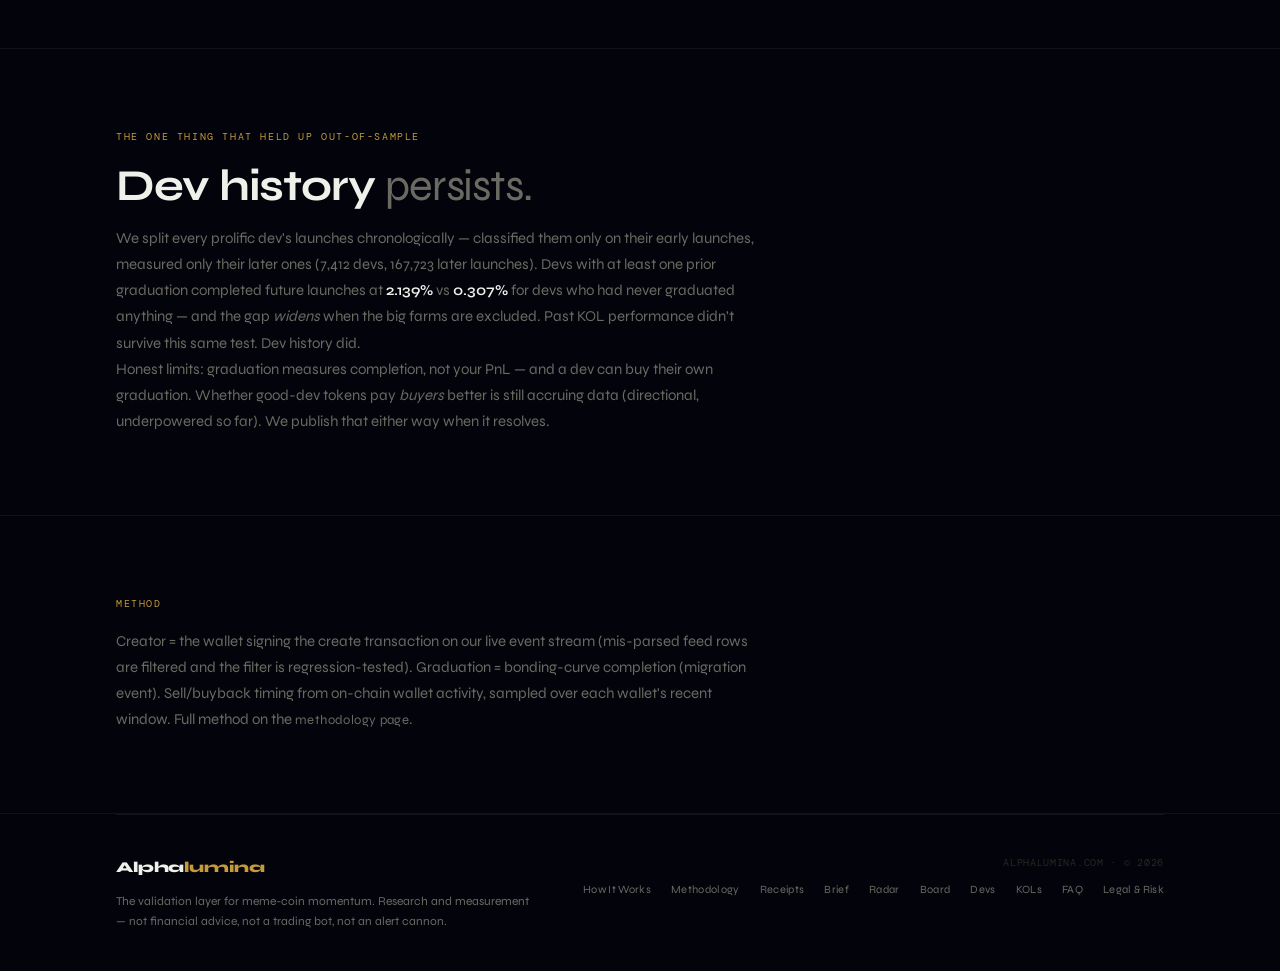
<file: devs.html>
<!DOCTYPE html>
<html lang="en">
<head>
<meta charset="UTF-8"><meta name="viewport" content="width=device-width, initial-scale=1">
<title>Dev Reality — Alphalumina</title>
<meta name="description" content="Measured facts about pump.fun creators: 800K+ launches, graduation base rates, launch farms, sell-timing and buyback patterns, and the one dev signal that survived out-of-sample testing.">
<link rel="icon" href="/favicon.svg" type="image/svg+xml">
<link rel="preconnect" href="https://fonts.googleapis.com">
<link href="https://fonts.googleapis.com/css2?family=Syne:wght@300;400;600;700;800&family=DM+Mono:wght@400;500&display=swap" rel="stylesheet">
<link rel="stylesheet" href="/assets/site.css">
<style>
.btable{width:100%;border-collapse:collapse;margin-top:22px;font-size:13px}
.btable td{padding:11px 12px;border-bottom:1px solid var(--border);font-weight:300;color:var(--fg2)}
.btable .mono{font-family:var(--mono);font-size:11.5px}
.btable .quiet{color:var(--fg2);font-style:italic}
.btable a{color:#4ca3e0;text-decoration:none}
.statrow{display:grid;grid-template-columns:repeat(3,1fr);gap:16px;margin-top:34px}
.stat{background:var(--glass);border:1px solid var(--border);padding:18px}
.stat .v{font-family:var(--mono);font-size:22px;color:var(--fg)}
.stat .l{font-family:var(--mono);font-size:9px;letter-spacing:.13em;text-transform:uppercase;color:var(--fg2);margin-top:6px}
@media(max-width:960px){.statrow{grid-template-columns:1fr}}
</style>
</head>
<body>

<nav>
  <a href="/" class="wordmark">Alpha<span class="lum">lumina</span></a>
  <div class="nav-links" id="navLinks">
    <a href="/how-it-works" class="nav-link">How It Works</a>
    <a href="/methodology" class="nav-link">Methodology</a>
    <a href="/receipts" class="nav-link">Receipts</a>
    <a href="/brief" class="nav-link">Brief</a>
    <a href="/radar" class="nav-link">Radar</a>
    <a href="/board" class="nav-link">Board</a>
    <a href="/devs" class="nav-link active">Devs</a>
    <a href="/kols" class="nav-link">KOLs</a>
    <a href="/faq" class="nav-link">FAQ</a>
  </div>
  <div class="nav-right">
    <a href="/early-access" class="nav-cta">Early Access</a>
    <button class="nav-burger" id="navBurger" aria-label="Menu" aria-expanded="false">☰</button>
  </div>
</nav>

<header class="page-head">
  <div class="wrap">
    <div class="stag">Dev Reality · measured from 4,358,627 launches</div>
    <h1>Who is actually <span class="dim">launching these coins?</span></h1>
    <p class="sp">We watch every pump.fun launch from our own event stream and tie each one to the
    wallet that created it. These are the measured facts — base rates, launch factories, sell timing,
    buybacks — with the wallets linked so you can verify everything. Facts, not accusations;
    nothing here is financial advice.</p>
    <p class="brief-meta" style="font-family:var(--mono);font-size:10px;letter-spacing:.12em;text-transform:uppercase;color:var(--fg2);margin-top:10px">generated 2026-11-27 17:10 UTC · creator = wallet signing the create tx · graduation = bonding-curve completion</p>
    <div class="statrow">
      <div class="stat"><div class="v">2.36%</div><div class="l">of launches ever graduate</div></div>
      <div class="stat"><div class="v">978,788</div><div class="l">creator wallets measured</div></div>
      <div class="stat"><div class="v">4,724</div><div class="l">wallets with 100+ launches (2,128,537 launches)</div></div>
    </div>
  </div>
</header>

<section class="section">
  <div class="wrap">
    <div class="stag">The launch industry</div>
    <h2 class="sh">Most launches are <span class="dim">manufactured, not made.</span></h2>
    <p class="sp">The biggest creator wallets are factories: hundreds of launches per day, the same
    ticker relaunched over and over, almost none completing the curve. If you've ever felt like the
    trenches are a conveyor belt — here is the conveyor belt.</p>
    <div class="table-scroll"><table class="btable">
      <tr><td class="mono" style="font-weight:600">wallet</td><td class="mono">launches</td><td class="mono">per day</td><td class="mono">graduated</td><td class="mono">grad rate</td><td class="mono">ticker reuse</td></tr>
      <tr><td class="mono"><a href="https://gmgn.ai/sol/address/bwamJzztZsepfkteWRChggmXuiiCQvpLqPietdNfSXa" target="_blank" rel="noopener">bwamJz…fSXa</a></td><td class="mono">37,752</td><td class="mono">220.55</td><td class="mono">523</td><td class="mono">1.39%</td><td class="mono">62.1%</td></tr><tr><td class="mono"><a href="https://gmgn.ai/sol/address/4UKLdTBiz6pGRccq9CGw9n53UwmAdd4UX1sJKeUohSiP" target="_blank" rel="noopener">4UKLdT…hSiP</a></td><td class="mono">14,096</td><td class="mono">120.11</td><td class="mono">145</td><td class="mono">1.03%</td><td class="mono">96.6%</td></tr><tr><td class="mono"><a href="https://gmgn.ai/sol/address/7FVfSdnR9VPGjMtmBP1Hz9C2DFTpoNX8gVVRmnimnGt9" target="_blank" rel="noopener">7FVfSd…nGt9</a></td><td class="mono">11,458</td><td class="mono">92.36</td><td class="mono">321</td><td class="mono">2.8%</td><td class="mono">98.3%</td></tr><tr><td class="mono"><a href="https://gmgn.ai/sol/address/HfLpidy8DVQYFMk845WfiUAWARfwqcMFGGeEb2wxqUff" target="_blank" rel="noopener">HfLpid…qUff</a></td><td class="mono">10,962</td><td class="mono">299.38</td><td class="mono">0</td><td class="mono">0.0%</td><td class="mono">33.7%</td></tr><tr><td class="mono"><a href="https://gmgn.ai/sol/address/8gM4gnxdLdkvifM9TCwkGAxrnNw4NiSiHbAdE1RqY96e" target="_blank" rel="noopener">8gM4gn…Y96e</a></td><td class="mono">9,517</td><td class="mono">75.66</td><td class="mono">99</td><td class="mono">1.04%</td><td class="mono">87.6%</td></tr><tr><td class="mono"><a href="https://gmgn.ai/sol/address/29yFzeBZgxf5zqrAkKXwgZtQehRf4pL8WbV2nRJikbw8" target="_blank" rel="noopener">29yFze…kbw8</a></td><td class="mono">9,461</td><td class="mono">68.26</td><td class="mono">179</td><td class="mono">1.89%</td><td class="mono">47.4%</td></tr><tr><td class="mono"><a href="https://gmgn.ai/sol/address/K6Eh9fwKkrhVNq6SpRtJn7F4Myi3HUst5QP8x5BKHnR" target="_blank" rel="noopener">K6Eh9f…KHnR</a></td><td class="mono">8,175</td><td class="mono">295.0</td><td class="mono">49</td><td class="mono">0.6%</td><td class="mono">99.1%</td></tr><tr><td class="mono"><a href="https://gmgn.ai/sol/address/AV7PjXHL5JXZ1YoYRoN9Dsstg1x2UciBupMCXcJP8gUz" target="_blank" rel="noopener">AV7PjX…8gUz</a></td><td class="mono">8,043</td><td class="mono">47.05</td><td class="mono">175</td><td class="mono">2.18%</td><td class="mono">41.2%</td></tr><tr><td class="mono"><a href="https://gmgn.ai/sol/address/7naFFwuEJWeWwWYQUkgAWHsxYKg3KctEuUj42JdAMidP" target="_blank" rel="noopener">7naFFw…MidP</a></td><td class="mono">7,946</td><td class="mono">57.42</td><td class="mono">97</td><td class="mono">1.22%</td><td class="mono">36.1%</td></tr><tr><td class="mono"><a href="https://gmgn.ai/sol/address/whamNNP9tHoxLg92yHvJPdYhghEoCg1qYTsh5a2oLbx" target="_blank" rel="noopener">whamNN…oLbx</a></td><td class="mono">7,841</td><td class="mono">49.75</td><td class="mono">174</td><td class="mono">2.22%</td><td class="mono">37.3%</td></tr>
    </table></div>
  </div>
</section>

<section class="section">
  <div class="wrap">
    <div class="stag">Sell timing &amp; buybacks — the norms, measured</div>
    <h2 class="sh">"Dev sold" isn't the scandal. <span class="dim">The repeat business is.</span></h2>
    <p class="sp">Selling the initial dev allocation early is standard practice — many buyers read a
    clean early dev exit as a <em>good</em> sign (no overhang left to dump), and some devs buy back in
    later to re-commit. So we don't score a fast sell by itself. We measure it in context: how often,
    across how many launches, at what graduation rate, and whether the dev ever comes back. A trader
    exiting one launch and a factory exiting four hundred a day are different animals — the table
    makes the difference visible. Recent-window samples per wallet, not lifetime audits.</p>
    <div class="table-scroll"><table class="btable">
      <tr><td class="mono" style="font-weight:600">wallet</td><td class="mono">total launches</td><td class="mono">launches in sample</td><td class="mono">first-sell &le;10min</td><td class="mono">median time to first sell</td><td class="mono">median frac of initial sold</td><td class="mono">bought back</td></tr>
      <tr><td class="mono"><a href="https://gmgn.ai/sol/address/bwamJzztZsepfkteWRChggmXuiiCQvpLqPietdNfSXa" target="_blank" rel="noopener">bwamJz…fSXa</a></td><td class="mono">37,752</td><td class="mono">1</td><td class="mono">0/1</td><td class="mono">118048.7 min</td><td class="mono">0.0</td><td class="mono">1/1</td></tr><tr><td class="mono"><a href="https://gmgn.ai/sol/address/4UKLdTBiz6pGRccq9CGw9n53UwmAdd4UX1sJKeUohSiP" target="_blank" rel="noopener">4UKLdT…hSiP</a></td><td class="mono">14,096</td><td class="mono">0</td><td class="mono">0/0</td><td class="mono">— min</td><td class="mono">—</td><td class="mono">0/0</td></tr><tr><td class="mono"><a href="https://gmgn.ai/sol/address/7FVfSdnR9VPGjMtmBP1Hz9C2DFTpoNX8gVVRmnimnGt9" target="_blank" rel="noopener">7FVfSd…nGt9</a></td><td class="mono">11,458</td><td class="mono">0</td><td class="mono">0/0</td><td class="mono">— min</td><td class="mono">—</td><td class="mono">0/0</td></tr><tr><td class="mono"><a href="https://gmgn.ai/sol/address/HfLpidy8DVQYFMk845WfiUAWARfwqcMFGGeEb2wxqUff" target="_blank" rel="noopener">HfLpid…qUff</a></td><td class="mono">10,962</td><td class="mono">4</td><td class="mono">3/4</td><td class="mono">1.5 min</td><td class="mono">1.0</td><td class="mono">0/4</td></tr><tr><td class="mono"><a href="https://gmgn.ai/sol/address/8gM4gnxdLdkvifM9TCwkGAxrnNw4NiSiHbAdE1RqY96e" target="_blank" rel="noopener">8gM4gn…Y96e</a></td><td class="mono">9,517</td><td class="mono">1</td><td class="mono">0/1</td><td class="mono">2843.8 min</td><td class="mono">1.0</td><td class="mono">0/1</td></tr><tr><td class="mono"><a href="https://gmgn.ai/sol/address/29yFzeBZgxf5zqrAkKXwgZtQehRf4pL8WbV2nRJikbw8" target="_blank" rel="noopener">29yFze…kbw8</a></td><td class="mono">9,461</td><td class="mono">0</td><td class="mono">0/0</td><td class="mono">— min</td><td class="mono">—</td><td class="mono">0/0</td></tr><tr><td class="mono"><a href="https://gmgn.ai/sol/address/K6Eh9fwKkrhVNq6SpRtJn7F4Myi3HUst5QP8x5BKHnR" target="_blank" rel="noopener">K6Eh9f…KHnR</a></td><td class="mono">8,175</td><td class="mono">0</td><td class="mono">0/0</td><td class="mono">— min</td><td class="mono">—</td><td class="mono">0/0</td></tr><tr><td class="mono"><a href="https://gmgn.ai/sol/address/AV7PjXHL5JXZ1YoYRoN9Dsstg1x2UciBupMCXcJP8gUz" target="_blank" rel="noopener">AV7PjX…8gUz</a></td><td class="mono">8,043</td><td class="mono">5</td><td class="mono">2/5</td><td class="mono">14995.9 min</td><td class="mono">0.232</td><td class="mono">1/5</td></tr><tr><td class="mono"><a href="https://gmgn.ai/sol/address/7naFFwuEJWeWwWYQUkgAWHsxYKg3KctEuUj42JdAMidP" target="_blank" rel="noopener">7naFFw…MidP</a></td><td class="mono">7,946</td><td class="mono">0</td><td class="mono">0/0</td><td class="mono">— min</td><td class="mono">—</td><td class="mono">0/0</td></tr><tr><td class="mono"><a href="https://gmgn.ai/sol/address/whamNNP9tHoxLg92yHvJPdYhghEoCg1qYTsh5a2oLbx" target="_blank" rel="noopener">whamNN…oLbx</a></td><td class="mono">7,841</td><td class="mono">0</td><td class="mono">0/0</td><td class="mono">— min</td><td class="mono">—</td><td class="mono">0/0</td></tr><tr><td class="mono"><a href="https://gmgn.ai/sol/address/2bRoascfGCKkRnyZLmzJh7cKpiD45zyEzUmg9XPZzueC" target="_blank" rel="noopener">2bRoas…zueC</a></td><td class="mono">7,782</td><td class="mono">1</td><td class="mono">0/1</td><td class="mono">110935.2 min</td><td class="mono">0.0</td><td class="mono">0/1</td></tr><tr><td class="mono"><a href="https://gmgn.ai/sol/address/5FqUo9aBjsp7QeeyN6Vi2ZmF2fjS4H5EU7wnAQwPy17z" target="_blank" rel="noopener">5FqUo9…y17z</a></td><td class="mono">7,324</td><td class="mono">0</td><td class="mono">0/0</td><td class="mono">— min</td><td class="mono">—</td><td class="mono">0/0</td></tr><tr><td class="mono"><a href="https://gmgn.ai/sol/address/GeUnv1jmtviRbR7Gu1JnXSGkUMUgFVBHuEVQVpTaUX1W" target="_blank" rel="noopener">GeUnv1…UX1W</a></td><td class="mono">6,959</td><td class="mono">0</td><td class="mono">0/0</td><td class="mono">— min</td><td class="mono">—</td><td class="mono">0/0</td></tr><tr><td class="mono"><a href="https://gmgn.ai/sol/address/dtrzJPj7yDdvm6eRqBAgxsK2sMJeD9HhBEBB3XMedXy" target="_blank" rel="noopener">dtrzJP…edXy</a></td><td class="mono">6,951</td><td class="mono">0</td><td class="mono">0/0</td><td class="mono">— min</td><td class="mono">—</td><td class="mono">0/0</td></tr><tr><td class="mono"><a href="https://gmgn.ai/sol/address/8YcbyX92UHTU23HZv3ccP9o13qibErQkKaUjoxqxd7SJ" target="_blank" rel="noopener">8YcbyX…d7SJ</a></td><td class="mono">6,829</td><td class="mono">0</td><td class="mono">0/0</td><td class="mono">— min</td><td class="mono">—</td><td class="mono">0/0</td></tr><tr><td class="mono"><a href="https://gmgn.ai/sol/address/BuBMjNCr1UBpnPfywwAYcrjpSySzPDtGU5cNav2Y7SWU" target="_blank" rel="noopener">BuBMjN…7SWU</a></td><td class="mono">6,542</td><td class="mono">0</td><td class="mono">0/0</td><td class="mono">— min</td><td class="mono">—</td><td class="mono">0/0</td></tr><tr><td class="mono"><a href="https://gmgn.ai/sol/address/AJNaSsbH1tB4aVM8NXtXZ6c5cCzVV2C3yJrDJBjfqvQ2" target="_blank" rel="noopener">AJNaSs…qvQ2</a></td><td class="mono">6,491</td><td class="mono">0</td><td class="mono">0/0</td><td class="mono">— min</td><td class="mono">—</td><td class="mono">0/0</td></tr><tr><td class="mono"><a href="https://gmgn.ai/sol/address/FCUPh2jMpii3kPmLmSEiLDuaBG78uiU6AndovkgBYhm9" target="_blank" rel="noopener">FCUPh2…Yhm9</a></td><td class="mono">6,172</td><td class="mono">0</td><td class="mono">0/0</td><td class="mono">— min</td><td class="mono">—</td><td class="mono">0/0</td></tr><tr><td class="mono"><a href="https://gmgn.ai/sol/address/EBx24uAPtaS1SvHwRhKEktSgzaXdiVEyHuSVpAMVwrcD" target="_blank" rel="noopener">EBx24u…wrcD</a></td><td class="mono">6,133</td><td class="mono">0</td><td class="mono">0/0</td><td class="mono">— min</td><td class="mono">—</td><td class="mono">0/0</td></tr><tr><td class="mono"><a href="https://gmgn.ai/sol/address/DVhwSE98dHBtEGnQcYyAiEzE2XFjGnGwwuv9n1Ypnre9" target="_blank" rel="noopener">DVhwSE…nre9</a></td><td class="mono">5,967</td><td class="mono">0</td><td class="mono">0/0</td><td class="mono">— min</td><td class="mono">—</td><td class="mono">0/0</td></tr><tr><td class="mono"><a href="https://gmgn.ai/sol/address/2Lt12W2ZUU6fcqkvbZTLBR6EHTRd16jhLBqBKqBZm5xo" target="_blank" rel="noopener">2Lt12W…m5xo</a></td><td class="mono">5,483</td><td class="mono">3</td><td class="mono">2/3</td><td class="mono">1.6 min</td><td class="mono">1.0</td><td class="mono">0/3</td></tr><tr><td class="mono"><a href="https://gmgn.ai/sol/address/9RrKUhRpbPDNxR7x88ZsCgdtqPHUfwYPjj4JdpV4FBj9" target="_blank" rel="noopener">9RrKUh…FBj9</a></td><td class="mono">5,033</td><td class="mono">1</td><td class="mono">1/1</td><td class="mono">0.2 min</td><td class="mono">0.25</td><td class="mono">1/1</td></tr><tr><td class="mono"><a href="https://gmgn.ai/sol/address/Ep1ZM5X5YNPj4wkEtQsdh5LUwR4MgHvBRuhPzHw541dP" target="_blank" rel="noopener">Ep1ZM5…41dP</a></td><td class="mono">4,777</td><td class="mono">28</td><td class="mono">3/28</td><td class="mono">10.2 min</td><td class="mono">1.0</td><td class="mono">0/28</td></tr><tr><td class="mono"><a href="https://gmgn.ai/sol/address/7ZV54HcwtzRhZSEPskT8ox5hn9yNocK9xpe4BQXoziaP" target="_blank" rel="noopener">7ZV54H…ziaP</a></td><td class="mono">4,573</td><td class="mono">14</td><td class="mono">14/14</td><td class="mono">0.1 min</td><td class="mono">0.75</td><td class="mono">0/14</td></tr><tr><td class="mono"><a href="https://gmgn.ai/sol/address/B1cJJMstShf6oGhJ1bmBMK1XBjjr4n58kWHKYUNWygbL" target="_blank" rel="noopener">B1cJJM…ygbL</a></td><td class="mono">4,410</td><td class="mono">1</td><td class="mono">1/1</td><td class="mono">0.4 min</td><td class="mono">1.0</td><td class="mono">0/1</td></tr><tr><td class="mono"><a href="https://gmgn.ai/sol/address/2iC9HoFNhvC6Ems2rAhJjrBK92Y2onNhPWwU9yzAqejb" target="_blank" rel="noopener">2iC9Ho…qejb</a></td><td class="mono">4,335</td><td class="mono">0</td><td class="mono">0/0</td><td class="mono">— min</td><td class="mono">—</td><td class="mono">0/0</td></tr><tr><td class="mono"><a href="https://gmgn.ai/sol/address/EwNVgVLjVXbKfi1S1yh6T1MZr3SQ6QHPAoBtwi2cnqYE" target="_blank" rel="noopener">EwNVgV…nqYE</a></td><td class="mono">3,668</td><td class="mono">16</td><td class="mono">14/16</td><td class="mono">0.6 min</td><td class="mono">1.0</td><td class="mono">2/16</td></tr><tr><td class="mono"><a href="https://gmgn.ai/sol/address/4FEGV9upZPiRejpSu9FLgxuwcZLFY4HkizkN6EBQDAiU" target="_blank" rel="noopener">4FEGV9…DAiU</a></td><td class="mono">3,636</td><td class="mono">9</td><td class="mono">7/9</td><td class="mono">1.0 min</td><td class="mono">0.578</td><td class="mono">3/9</td></tr><tr><td class="mono"><a href="https://gmgn.ai/sol/address/AWGAwNm53RTSjxPEqxiYwwhXjcjLnMVFrd4gYK2scQT6" target="_blank" rel="noopener">AWGAwN…cQT6</a></td><td class="mono">3,424</td><td class="mono">26</td><td class="mono">26/26</td><td class="mono">0.6 min</td><td class="mono">1.0</td><td class="mono">2/26</td></tr><tr><td class="mono"><a href="https://gmgn.ai/sol/address/2xpKBkzBoAretBBsJYmhzouZR1WZuZFuT6jwoRSFz8Ed" target="_blank" rel="noopener">2xpKBk…z8Ed</a></td><td class="mono">3,265</td><td class="mono">19</td><td class="mono">16/19</td><td class="mono">0.0 min</td><td class="mono">1.0</td><td class="mono">0/19</td></tr><tr><td class="mono"><a href="https://gmgn.ai/sol/address/Au8oJ2kqvRq61JjNLDgsSg2E5GYnXYW6txaSQ392RdcU" target="_blank" rel="noopener">Au8oJ2…RdcU</a></td><td class="mono">2,452</td><td class="mono">13</td><td class="mono">11/13</td><td class="mono">0.5 min</td><td class="mono">1.0</td><td class="mono">1/13</td></tr><tr><td class="mono"><a href="https://gmgn.ai/sol/address/95X5Yd8k3eFwgHqSqeWZijpnKafH8mu5PfWhSwdD6tPV" target="_blank" rel="noopener">95X5Yd…6tPV</a></td><td class="mono">2,446</td><td class="mono">0</td><td class="mono">0/0</td><td class="mono">— min</td><td class="mono">—</td><td class="mono">0/0</td></tr>
    </table></div>
  </div>
</section>

<section class="section">
  <div class="wrap">
    <div class="stag">The one thing that held up out-of-sample</div>
    <h2 class="sh">Dev history <span class="dim">persists.</span></h2>
    <p class="sp">We split every prolific dev's launches chronologically — classified them only on
    their early launches, measured only their later ones (7,412 devs,
    167,723 later launches). Devs with at least one prior
    graduation completed future launches at <strong>2.139%</strong> vs
    <strong>0.307%</strong> for devs who had never graduated anything —
    and the gap <em>widens</em> when the big farms are excluded. Past KOL performance didn't survive
    this same test. Dev history did.</p>
    <p class="sp">Honest limits: graduation measures completion, not your PnL — and a dev can buy
    their own graduation. Whether good-dev tokens pay <em>buyers</em> better is still accruing data
    (directional, underpowered so far). We publish that either way when it resolves.</p>
  </div>
</section>
<section class="section">
  <div class="wrap">
    <div class="stag">Method</div>
    <p class="sp">Creator = the wallet signing the create transaction on our live event stream
    (mis-parsed feed rows are filtered and the filter is regression-tested). Graduation = bonding-curve
    completion (migration event). Sell/buyback timing from on-chain wallet activity, sampled over each
    wallet's recent window. Full method on the <a href="/methodology" class="nav-link" style="display:inline;padding:0">methodology page</a>.</p>
  </div>
</section>

<div class="wrap"><footer>
  <div>
    <div class="fmark">Alpha<span class="lum">lumina</span></div>
    <p class="ft-note">The validation layer for meme-coin momentum. Research and measurement — not financial advice, not a trading bot, not an alert cannon.</p>
  </div>
  <div style="text-align:right">
    <p class="ft-meta">alphalumina.com · © 2026</p>
    <div class="ft-links">
      <a href="/how-it-works" class="nav-link" style="font-size:11px">How It Works</a>
      <a href="/methodology" class="nav-link" style="font-size:11px">Methodology</a>
      <a href="/receipts" class="nav-link" style="font-size:11px">Receipts</a>
      <a href="/brief" class="nav-link" style="font-size:11px">Brief</a>
      <a href="/radar" class="nav-link" style="font-size:11px">Radar</a>
      <a href="/board" class="nav-link" style="font-size:11px">Board</a>
      <a href="/devs" class="nav-link" style="font-size:11px">Devs</a>
      <a href="/kols" class="nav-link" style="font-size:11px">KOLs</a>
      <a href="/faq" class="nav-link" style="font-size:11px">FAQ</a>
      <a href="/legal" class="nav-link" style="font-size:11px">Legal &amp; Risk</a>
    </div>
  </div>
</footer></div>

<script src="/assets/site.js"></script>
</body>
</html>
</file>
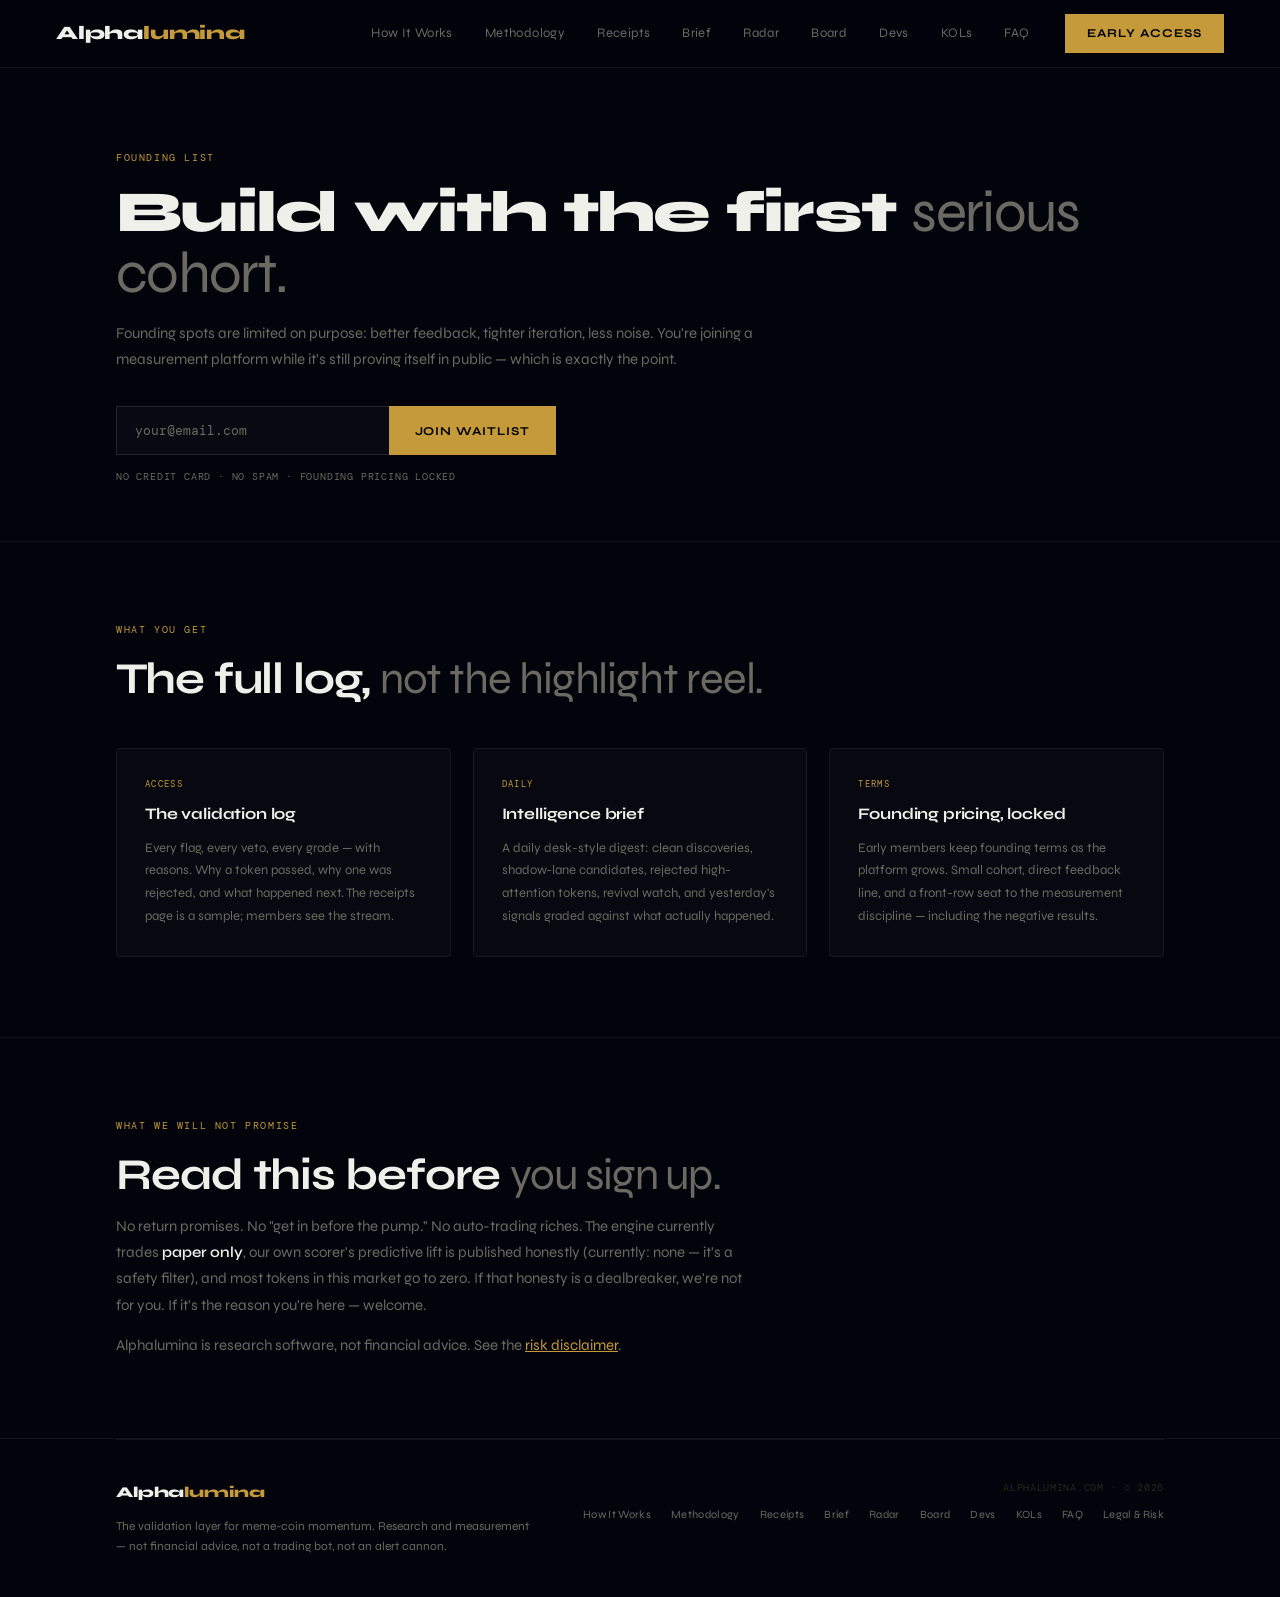
<file: early-access.html>
<!DOCTYPE html>
<html lang="en">
<head>
<meta charset="UTF-8"><meta name="viewport" content="width=device-width, initial-scale=1">
<title>Early Access — Alphalumina</title>
<meta name="description" content="Join the founding cohort: full validation log, daily intelligence brief, locked founding pricing. What we promise — and what we deliberately don't.">
<link rel="icon" href="/favicon.svg" type="image/svg+xml">
<link rel="preconnect" href="https://fonts.googleapis.com">
<link href="https://fonts.googleapis.com/css2?family=Syne:wght@300;400;600;700;800&family=DM+Mono:wght@400;500&display=swap" rel="stylesheet">
<link rel="stylesheet" href="/assets/site.css">
<style>
.cta-form{display:flex;gap:0;max-width:440px;margin:34px 0 0;position:relative}
.cta-form input{flex:1;background:var(--glass);border:1px solid var(--border2);border-right:none;color:var(--fg);font-family:var(--mono);font-size:13px;padding:15px 18px;outline:none}
.cta-form input::placeholder{color:var(--fg2)}
.cta-form button{font-family:var(--sans);font-size:12px;font-weight:700;letter-spacing:.08em;text-transform:uppercase;color:#000;background:var(--gold);border:none;padding:0 26px;cursor:pointer;transition:background .2s}
.cta-form button:hover{background:var(--goldb)}
.cta-note{font-family:var(--mono);font-size:10px;letter-spacing:.08em;text-transform:uppercase;color:var(--fg2);margin-top:14px}
.cta-ok{display:none;font-family:var(--mono);font-size:13px;color:#4fde78;margin-top:22px}
@media(max-width:560px){.cta-form{flex-direction:column}.cta-form input{border-right:1px solid var(--border2);border-bottom:none}.cta-form button{width:100%;padding:14px 0}}
</style>
</head>
<body>

<nav>
  <a href="/" class="wordmark">Alpha<span class="lum">lumina</span></a>
  <div class="nav-links" id="navLinks">
    <a href="/how-it-works" class="nav-link">How It Works</a>
    <a href="/methodology" class="nav-link">Methodology</a>
    <a href="/receipts" class="nav-link">Receipts</a>
    <a href="/brief" class="nav-link">Brief</a>
    <a href="/radar" class="nav-link">Radar</a>
    <a href="/board" class="nav-link">Board</a>
    <a href="/devs" class="nav-link">Devs</a>
    <a href="/kols" class="nav-link">KOLs</a>
    <a href="/faq" class="nav-link">FAQ</a>
  </div>
  <div class="nav-right">
    <a href="/early-access" class="nav-cta">Early Access</a>
    <button class="nav-burger" id="navBurger" aria-label="Menu" aria-expanded="false">☰</button>
  </div>
</nav>

<header class="page-head">
  <div class="wrap">
    <div class="stag">Founding List</div>
    <h1>Build with the first <span class="dim">serious cohort.</span></h1>
    <p class="sp">Founding spots are limited on purpose: better feedback, tighter iteration, less noise. You're joining a measurement platform while it's still proving itself in public — which is exactly the point.</p>

    <div class="cta-form"><input type="email" id="e1" placeholder="your@email.com"><button onclick="sub()">Join Waitlist</button></div>
    <p class="cta-note">No credit card · No spam · Founding pricing locked</p>
    <p class="cta-ok" id="ok1">✓ You're on the list. We'll be in touch.</p>
  </div>
</header>

<section class="section">
  <div class="wrap">
    <div class="stag">What you get</div>
    <h2 class="sh">The full log, <span class="dim">not the highlight reel.</span></h2>
    <div class="grid3">
      <div class="card">
        <div class="kicker">Access</div>
        <h3>The validation log</h3>
        <p>Every flag, every veto, every grade — with reasons. Why a token passed, why one was rejected, and what happened next. The receipts page is a sample; members see the stream.</p>
      </div>
      <div class="card">
        <div class="kicker">Daily</div>
        <h3>Intelligence brief</h3>
        <p>A daily desk-style digest: clean discoveries, shadow-lane candidates, rejected high-attention tokens, revival watch, and yesterday's signals graded against what actually happened.</p>
      </div>
      <div class="card">
        <div class="kicker">Terms</div>
        <h3>Founding pricing, locked</h3>
        <p>Early members keep founding terms as the platform grows. Small cohort, direct feedback line, and a front-row seat to the measurement discipline — including the negative results.</p>
      </div>
    </div>
  </div>
</section>

<section class="section">
  <div class="wrap">
    <div class="stag">What we will not promise</div>
    <h2 class="sh">Read this before <span class="dim">you sign up.</span></h2>
    <p class="sp">No return promises. No "get in before the pump." No auto-trading riches. The engine currently trades <b>paper only</b>, our own scorer's predictive lift is published honestly (currently: none — it's a safety filter), and most tokens in this market go to zero. If that honesty is a dealbreaker, we're not for you. If it's the reason you're here — welcome.</p>
    <p class="sp" style="margin-top:14px">Alphalumina is research software, not financial advice. See the <a href="/legal" style="color:var(--gold)">risk disclaimer</a>.</p>
  </div>
</section>

<div class="wrap"><footer>
  <div>
    <div class="fmark">Alpha<span class="lum">lumina</span></div>
    <p class="ft-note">The validation layer for meme-coin momentum. Research and measurement — not financial advice, not a trading bot, not an alert cannon.</p>
  </div>
  <div style="text-align:right">
    <p class="ft-meta">alphalumina.com · © 2026</p>
    <div class="ft-links">
      <a href="/how-it-works" class="nav-link" style="font-size:11px">How It Works</a>
      <a href="/methodology" class="nav-link" style="font-size:11px">Methodology</a>
      <a href="/receipts" class="nav-link" style="font-size:11px">Receipts</a>
      <a href="/brief" class="nav-link" style="font-size:11px">Brief</a>
      <a href="/radar" class="nav-link" style="font-size:11px">Radar</a>
      <a href="/board" class="nav-link" style="font-size:11px">Board</a>
      <a href="/devs" class="nav-link" style="font-size:11px">Devs</a>
      <a href="/kols" class="nav-link" style="font-size:11px">KOLs</a>
      <a href="/faq" class="nav-link" style="font-size:11px">FAQ</a>
      <a href="/legal" class="nav-link" style="font-size:11px">Legal &amp; Risk</a>
    </div>
  </div>
</footer></div>

<form name="founding-members" data-netlify="true" netlify-honeypot="bot-field" style="display:none">
  <input type="hidden" name="form-name" value="founding-members"><input name="bot-field"><input name="email" type="email">
</form>

<script src="/assets/site.js"></script>
<script>
async function sub(){const el=document.getElementById('e1'),ok=document.getElementById('ok1'),em=el.value.trim();
if(!em||!em.includes('@')){el.focus();return}
try{const res=await fetch('/',{method:'POST',headers:{'Content-Type':'application/x-www-form-urlencoded'},body:new URLSearchParams({'form-name':'founding-members',email:em}).toString()});
if(!res.ok)throw new Error();
document.querySelector('.cta-form').style.display='none';document.querySelector('.cta-note').style.display='none';ok.style.display='block'}
catch(e){el.style.borderColor='#ef4444';el.placeholder='Something went wrong — try again';el.value=''}}
</script>
</body>
</html>
</file>
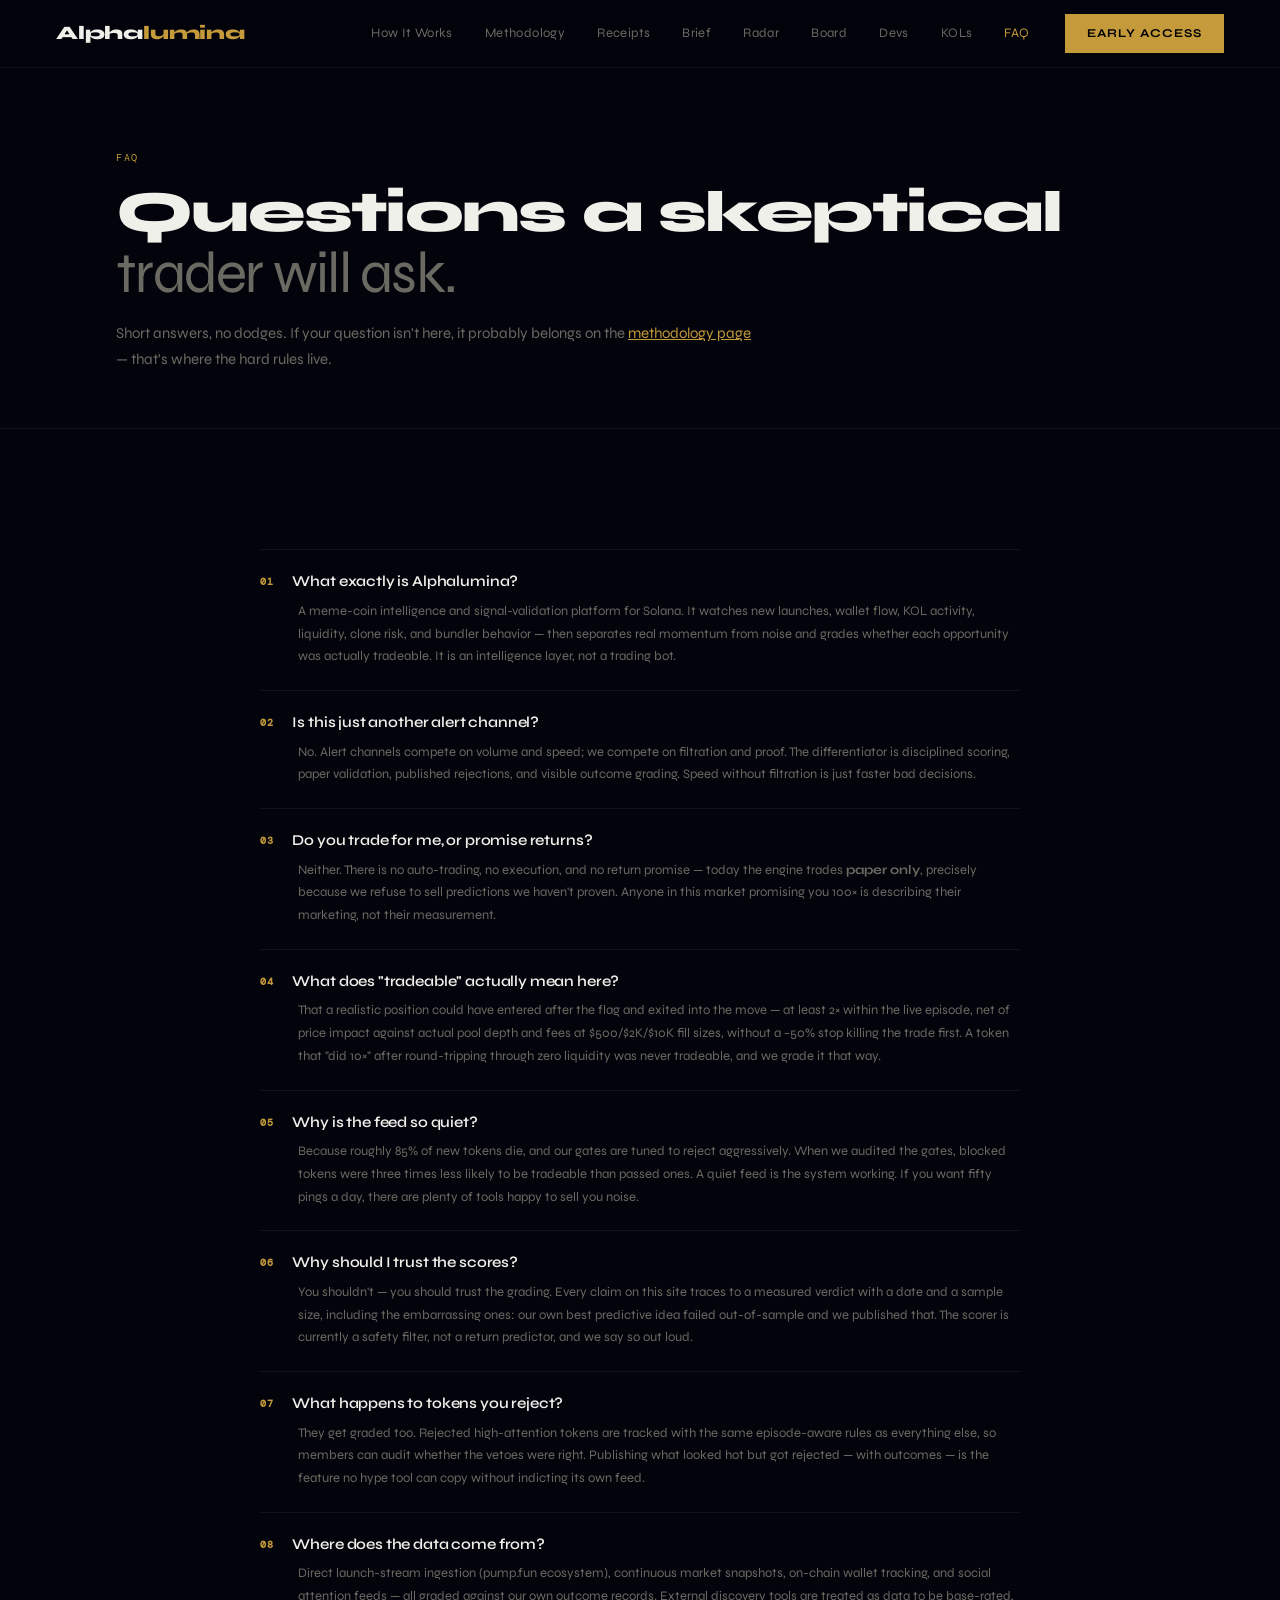
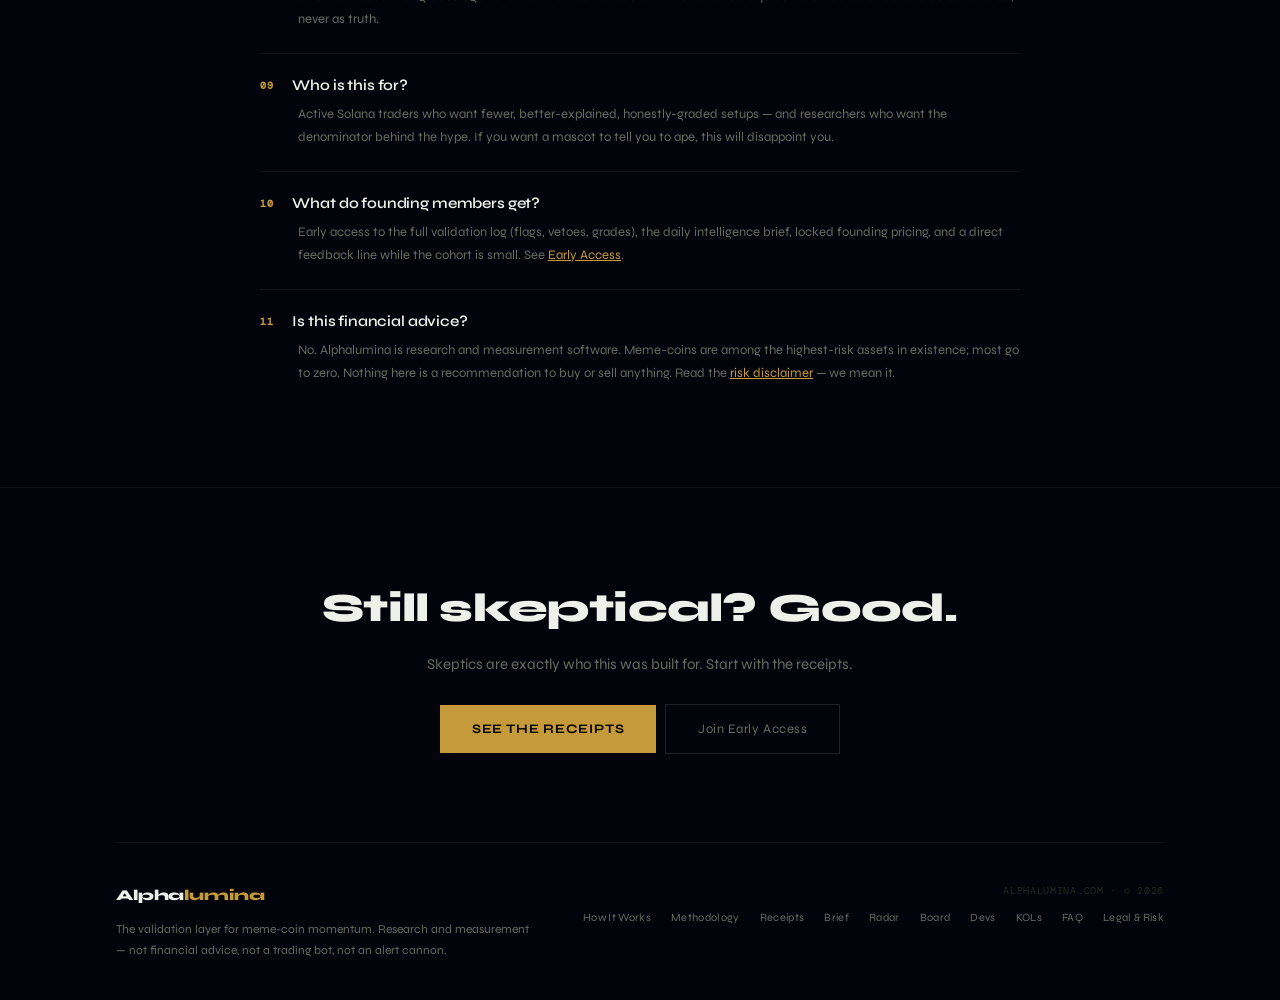
<file: faq.html>
<!DOCTYPE html>
<html lang="en">
<head>
<meta charset="UTF-8"><meta name="viewport" content="width=device-width, initial-scale=1">
<title>FAQ — Alphalumina</title>
<meta name="description" content="Straight answers for skeptical traders: what Alphalumina is and isn't, what tradeable means, where the data comes from, and why the feed is deliberately quiet.">
<link rel="icon" href="/favicon.svg" type="image/svg+xml">
<link rel="preconnect" href="https://fonts.googleapis.com">
<link href="https://fonts.googleapis.com/css2?family=Syne:wght@300;400;600;700;800&family=DM+Mono:wght@400;500&display=swap" rel="stylesheet">
<link rel="stylesheet" href="/assets/site.css">
</head>
<body>

<nav>
  <a href="/" class="wordmark">Alpha<span class="lum">lumina</span></a>
  <div class="nav-links" id="navLinks">
    <a href="/how-it-works" class="nav-link">How It Works</a>
    <a href="/methodology" class="nav-link">Methodology</a>
    <a href="/receipts" class="nav-link">Receipts</a>
    <a href="/brief" class="nav-link">Brief</a>
    <a href="/radar" class="nav-link">Radar</a>
    <a href="/board" class="nav-link">Board</a>
    <a href="/devs" class="nav-link">Devs</a>
    <a href="/kols" class="nav-link">KOLs</a>
    <a href="/faq" class="nav-link active">FAQ</a>
  </div>
  <div class="nav-right">
    <a href="/early-access" class="nav-cta">Early Access</a>
    <button class="nav-burger" id="navBurger" aria-label="Menu" aria-expanded="false">☰</button>
  </div>
</nav>

<header class="page-head">
  <div class="wrap">
    <div class="stag">FAQ</div>
    <h1>Questions a skeptical <span class="dim">trader will ask.</span></h1>
    <p class="sp">Short answers, no dodges. If your question isn't here, it probably belongs on the <a href="/methodology" style="color:var(--gold)">methodology page</a> — that's where the hard rules live.</p>
  </div>
</header>

<section class="section">
  <div class="wrap">
    <div class="faq-list" style="max-width:760px">
      <div class="faq-item"><div class="faq-q"><em>01</em>What exactly is Alphalumina?</div><div class="faq-a">A meme-coin intelligence and signal-validation platform for Solana. It watches new launches, wallet flow, KOL activity, liquidity, clone risk, and bundler behavior — then separates real momentum from noise and grades whether each opportunity was actually tradeable. It is an intelligence layer, not a trading bot.</div></div>

      <div class="faq-item"><div class="faq-q"><em>02</em>Is this just another alert channel?</div><div class="faq-a">No. Alert channels compete on volume and speed; we compete on filtration and proof. The differentiator is disciplined scoring, paper validation, published rejections, and visible outcome grading. Speed without filtration is just faster bad decisions.</div></div>

      <div class="faq-item"><div class="faq-q"><em>03</em>Do you trade for me, or promise returns?</div><div class="faq-a">Neither. There is no auto-trading, no execution, and no return promise — today the engine trades <b>paper only</b>, precisely because we refuse to sell predictions we haven't proven. Anyone in this market promising you 100× is describing their marketing, not their measurement.</div></div>

      <div class="faq-item"><div class="faq-q"><em>04</em>What does "tradeable" actually mean here?</div><div class="faq-a">That a realistic position could have entered after the flag and exited into the move — at least 2× within the live episode, net of price impact against actual pool depth and fees at $500/$2K/$10K fill sizes, without a −50% stop killing the trade first. A token that "did 10×" after round-tripping through zero liquidity was never tradeable, and we grade it that way.</div></div>

      <div class="faq-item"><div class="faq-q"><em>05</em>Why is the feed so quiet?</div><div class="faq-a">Because roughly 85% of new tokens die, and our gates are tuned to reject aggressively. When we audited the gates, blocked tokens were three times less likely to be tradeable than passed ones. A quiet feed is the system working. If you want fifty pings a day, there are plenty of tools happy to sell you noise.</div></div>

      <div class="faq-item"><div class="faq-q"><em>06</em>Why should I trust the scores?</div><div class="faq-a">You shouldn't — you should trust the grading. Every claim on this site traces to a measured verdict with a date and a sample size, including the embarrassing ones: our own best predictive idea failed out-of-sample and we published that. The scorer is currently a safety filter, not a return predictor, and we say so out loud.</div></div>

      <div class="faq-item"><div class="faq-q"><em>07</em>What happens to tokens you reject?</div><div class="faq-a">They get graded too. Rejected high-attention tokens are tracked with the same episode-aware rules as everything else, so members can audit whether the vetoes were right. Publishing what looked hot but got rejected — with outcomes — is the feature no hype tool can copy without indicting its own feed.</div></div>

      <div class="faq-item"><div class="faq-q"><em>08</em>Where does the data come from?</div><div class="faq-a">Direct launch-stream ingestion (pump.fun ecosystem), continuous market snapshots, on-chain wallet tracking, and social attention feeds — all graded against our own outcome records. External discovery tools are treated as data to be base-rated, never as truth.</div></div>

      <div class="faq-item"><div class="faq-q"><em>09</em>Who is this for?</div><div class="faq-a">Active Solana traders who want fewer, better-explained, honestly-graded setups — and researchers who want the denominator behind the hype. If you want a mascot to tell you to ape, this will disappoint you.</div></div>

      <div class="faq-item"><div class="faq-q"><em>10</em>What do founding members get?</div><div class="faq-a">Early access to the full validation log (flags, vetoes, grades), the daily intelligence brief, locked founding pricing, and a direct feedback line while the cohort is small. See <a href="/early-access" style="color:var(--gold)">Early Access</a>.</div></div>

      <div class="faq-item"><div class="faq-q"><em>11</em>Is this financial advice?</div><div class="faq-a">No. Alphalumina is research and measurement software. Meme-coins are among the highest-risk assets in existence; most go to zero. Nothing here is a recommendation to buy or sell anything. Read the <a href="/legal" style="color:var(--gold)">risk disclaimer</a> — we mean it.</div></div>
    </div>
  </div>
</section>

<section class="cta-band">
  <div class="wrap">
    <h2>Still skeptical? Good.</h2>
    <p>Skeptics are exactly who this was built for. Start with the receipts.</p>
    <a href="/receipts" class="btn-gold">See the Receipts</a>
    &nbsp;&nbsp;<a href="/early-access" class="btn-ghost">Join Early Access</a>
  </div>
</section>

<div class="wrap"><footer>
  <div>
    <div class="fmark">Alpha<span class="lum">lumina</span></div>
    <p class="ft-note">The validation layer for meme-coin momentum. Research and measurement — not financial advice, not a trading bot, not an alert cannon.</p>
  </div>
  <div style="text-align:right">
    <p class="ft-meta">alphalumina.com · © 2026</p>
    <div class="ft-links">
      <a href="/how-it-works" class="nav-link" style="font-size:11px">How It Works</a>
      <a href="/methodology" class="nav-link" style="font-size:11px">Methodology</a>
      <a href="/receipts" class="nav-link" style="font-size:11px">Receipts</a>
      <a href="/brief" class="nav-link" style="font-size:11px">Brief</a>
      <a href="/radar" class="nav-link" style="font-size:11px">Radar</a>
      <a href="/board" class="nav-link" style="font-size:11px">Board</a>
      <a href="/devs" class="nav-link" style="font-size:11px">Devs</a>
      <a href="/kols" class="nav-link" style="font-size:11px">KOLs</a>
      <a href="/faq" class="nav-link" style="font-size:11px">FAQ</a>
      <a href="/legal" class="nav-link" style="font-size:11px">Legal &amp; Risk</a>
    </div>
  </div>
</footer></div>

<script src="/assets/site.js"></script>
</body>
</html>
</file>
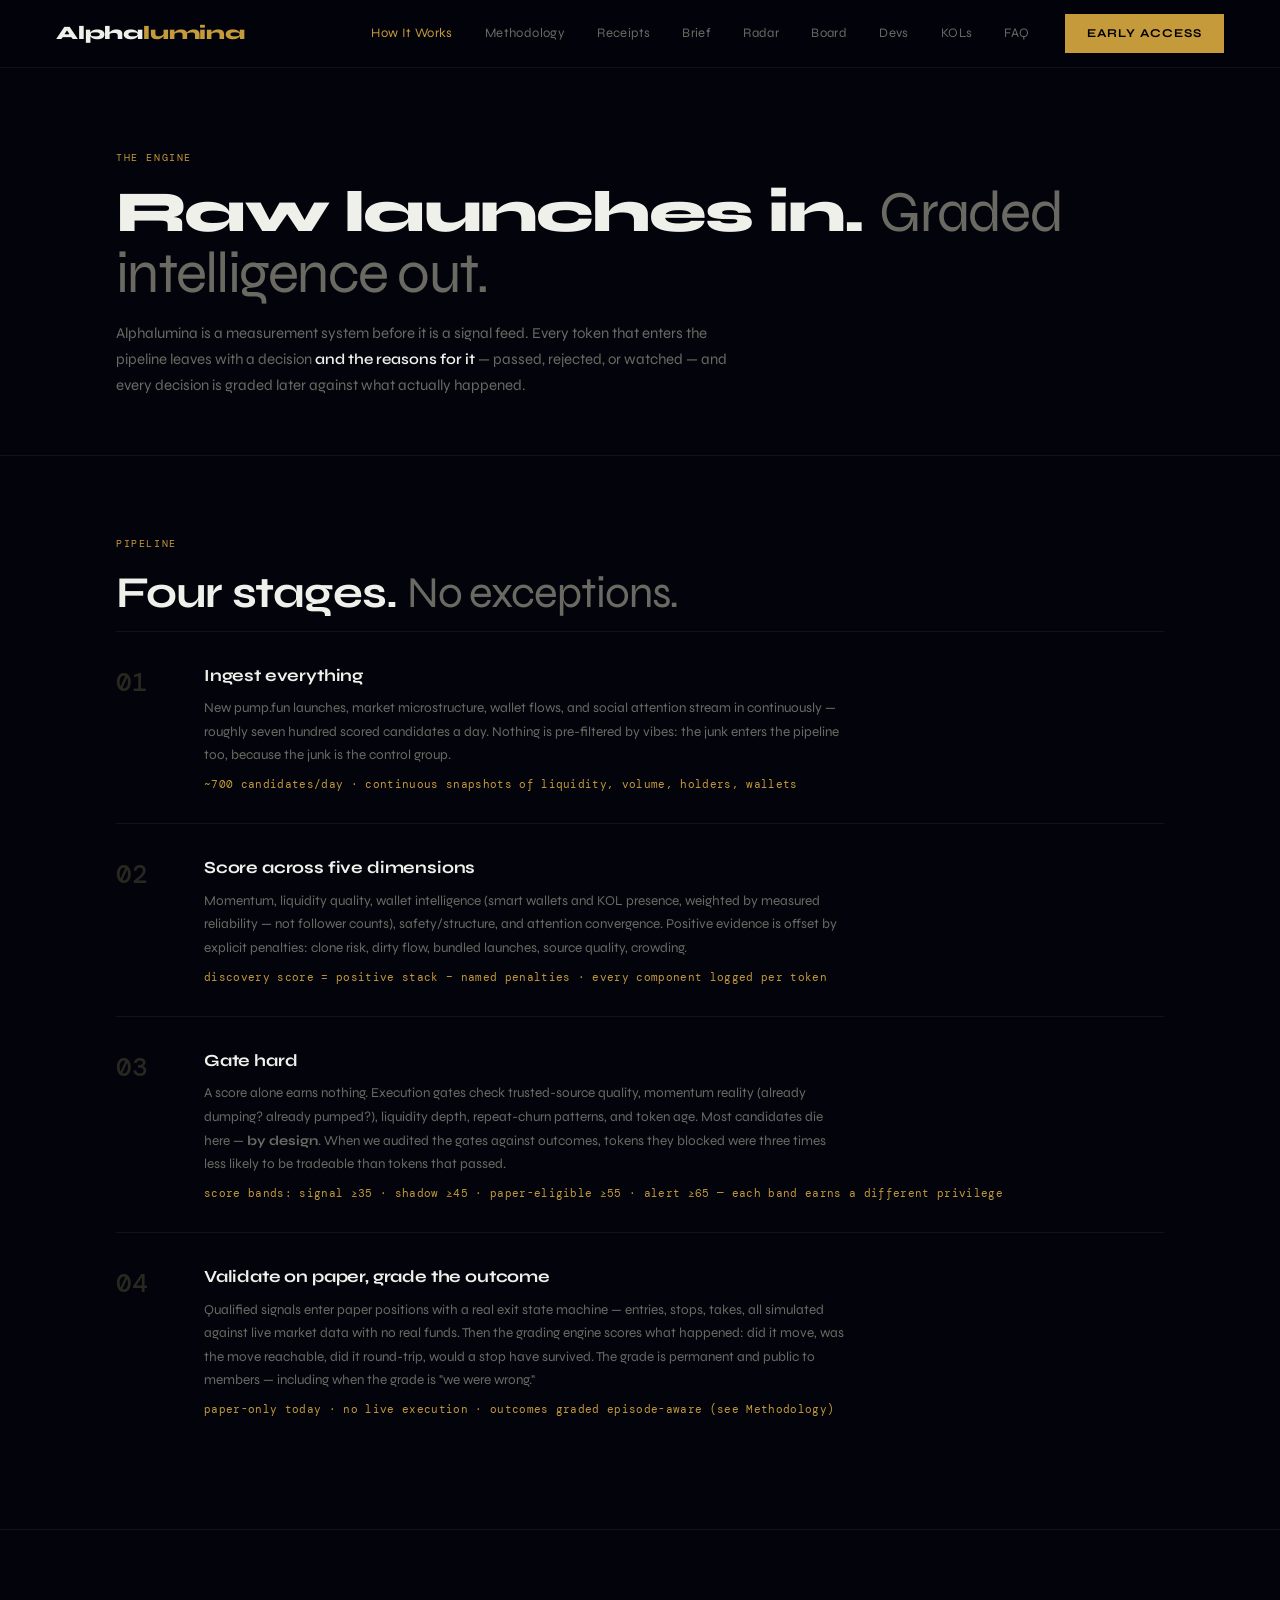
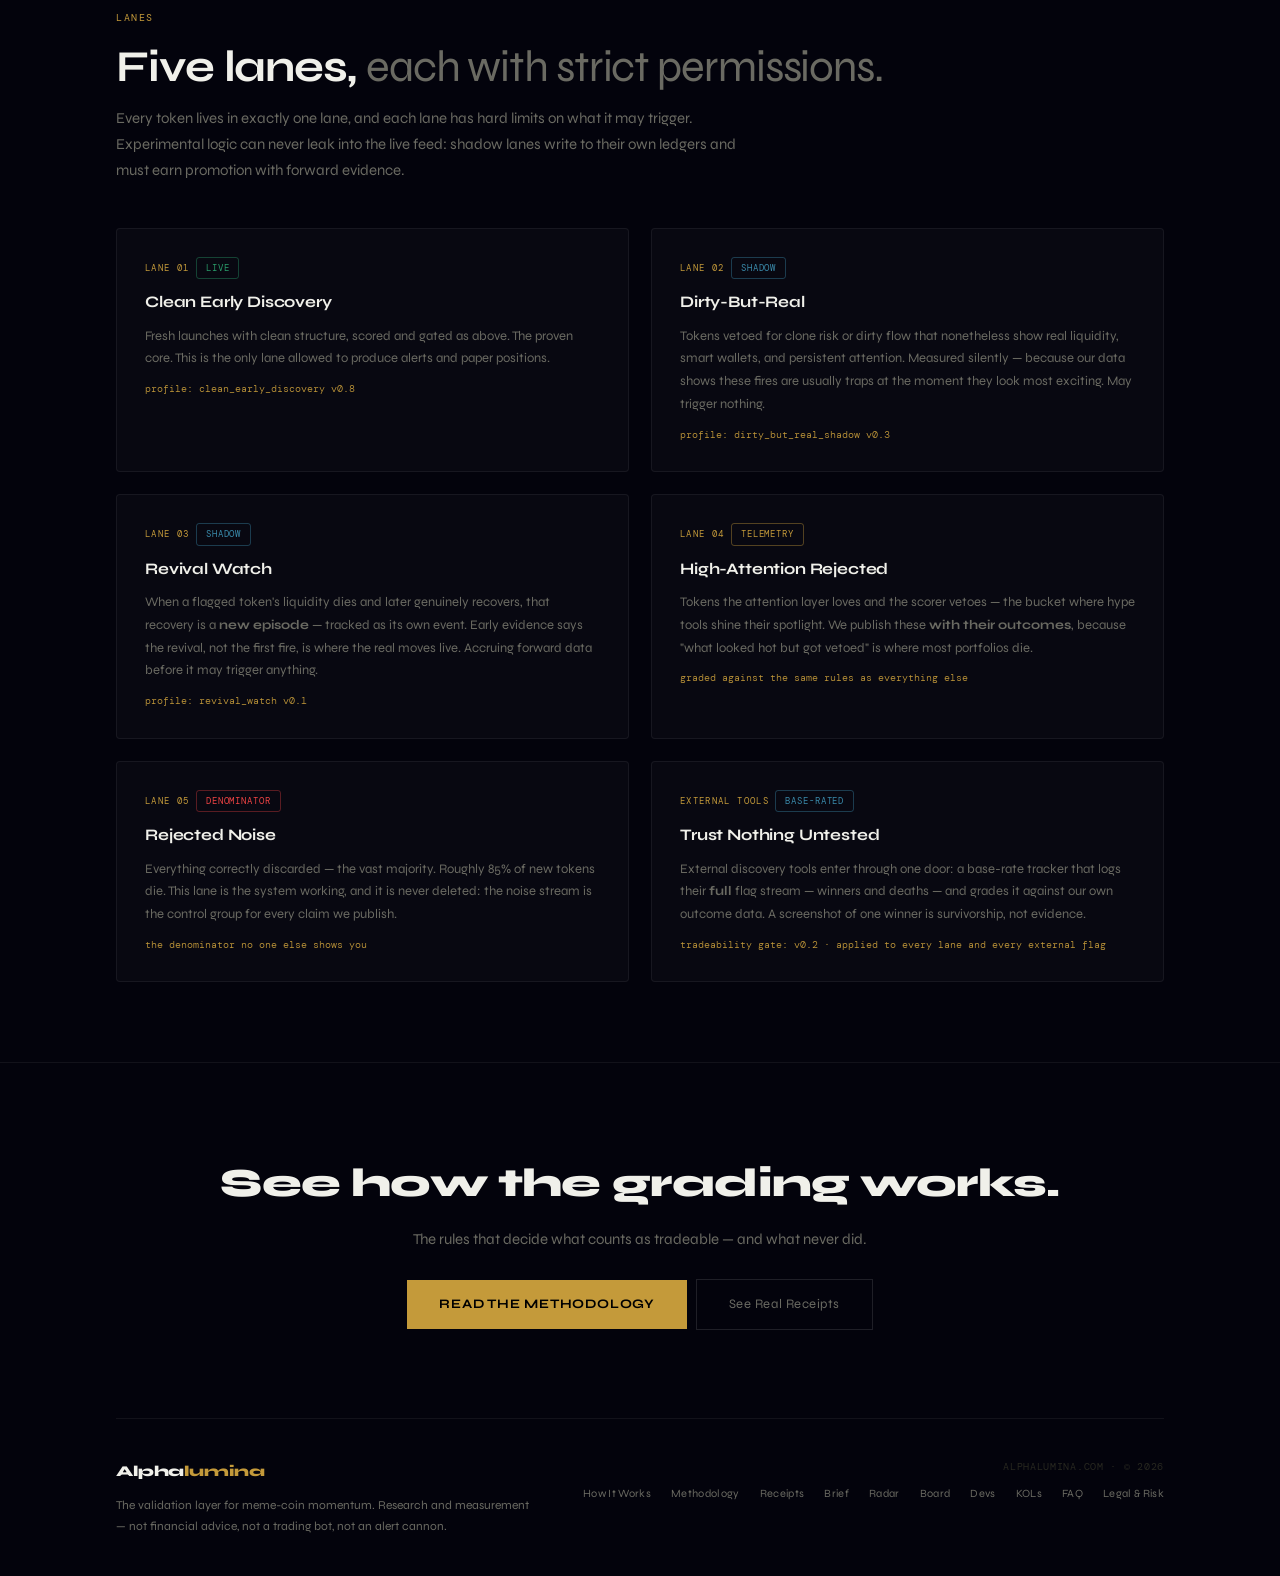
<file: how-it-works.html>
<!DOCTYPE html>
<html lang="en">
<head>
<meta charset="UTF-8"><meta name="viewport" content="width=device-width, initial-scale=1">
<title>How It Works — Alphalumina</title>
<meta name="description" content="How the Alphalumina engine turns raw Solana launch data into graded, validated intelligence: ingestion, scoring, gates, lanes, and outcome grading.">
<link rel="icon" href="/favicon.svg" type="image/svg+xml">
<link rel="preconnect" href="https://fonts.googleapis.com">
<link href="https://fonts.googleapis.com/css2?family=Syne:wght@300;400;600;700;800&family=DM+Mono:wght@400;500&display=swap" rel="stylesheet">
<link rel="stylesheet" href="/assets/site.css">
</head>
<body>

<nav>
  <a href="/" class="wordmark">Alpha<span class="lum">lumina</span></a>
  <div class="nav-links" id="navLinks">
    <a href="/how-it-works" class="nav-link active">How It Works</a>
    <a href="/methodology" class="nav-link">Methodology</a>
    <a href="/receipts" class="nav-link">Receipts</a>
    <a href="/brief" class="nav-link">Brief</a>
    <a href="/radar" class="nav-link">Radar</a>
    <a href="/board" class="nav-link">Board</a>
    <a href="/devs" class="nav-link">Devs</a>
    <a href="/kols" class="nav-link">KOLs</a>
    <a href="/faq" class="nav-link">FAQ</a>
  </div>
  <div class="nav-right">
    <a href="/early-access" class="nav-cta">Early Access</a>
    <button class="nav-burger" id="navBurger" aria-label="Menu" aria-expanded="false">☰</button>
  </div>
</nav>

<header class="page-head">
  <div class="wrap">
    <div class="stag">The Engine</div>
    <h1>Raw launches in. <span class="dim">Graded intelligence out.</span></h1>
    <p class="sp">Alphalumina is a measurement system before it is a signal feed. Every token that enters the pipeline leaves with a decision <b>and the reasons for it</b> — passed, rejected, or watched — and every decision is graded later against what actually happened.</p>
  </div>
</header>

<section class="section">
  <div class="wrap">
    <div class="stag">Pipeline</div>
    <h2 class="sh">Four stages. <span class="dim">No exceptions.</span></h2>

    <div class="step">
      <div class="n">01</div>
      <div>
        <h3>Ingest everything</h3>
        <p>New pump.fun launches, market microstructure, wallet flows, and social attention stream in continuously — roughly seven hundred scored candidates a day. Nothing is pre-filtered by vibes: the junk enters the pipeline too, because the junk is the control group.</p>
        <div class="mono-note">~700 candidates/day · continuous snapshots of liquidity, volume, holders, wallets</div>
      </div>
    </div>

    <div class="step">
      <div class="n">02</div>
      <div>
        <h3>Score across five dimensions</h3>
        <p>Momentum, liquidity quality, wallet intelligence (smart wallets and KOL presence, weighted by measured reliability — not follower counts), safety/structure, and attention convergence. Positive evidence is offset by explicit penalties: clone risk, dirty flow, bundled launches, source quality, crowding.</p>
        <div class="mono-note">discovery score = positive stack − named penalties · every component logged per token</div>
      </div>
    </div>

    <div class="step">
      <div class="n">03</div>
      <div>
        <h3>Gate hard</h3>
        <p>A score alone earns nothing. Execution gates check trusted-source quality, momentum reality (already dumping? already pumped?), liquidity depth, repeat-churn patterns, and token age. Most candidates die here — <b>by design</b>. When we audited the gates against outcomes, tokens they blocked were three times less likely to be tradeable than tokens that passed.</p>
        <div class="mono-note">score bands: signal ≥35 · shadow ≥45 · paper-eligible ≥55 · alert ≥65 — each band earns a different privilege</div>
      </div>
    </div>

    <div class="step">
      <div class="n">04</div>
      <div>
        <h3>Validate on paper, grade the outcome</h3>
        <p>Qualified signals enter paper positions with a real exit state machine — entries, stops, takes, all simulated against live market data with no real funds. Then the grading engine scores what happened: did it move, was the move reachable, did it round-trip, would a stop have survived. The grade is permanent and public to members — including when the grade is "we were wrong."</p>
        <div class="mono-note">paper-only today · no live execution · outcomes graded episode-aware (see Methodology)</div>
      </div>
    </div>
  </div>
</section>

<section class="section">
  <div class="wrap">
    <div class="stag">Lanes</div>
    <h2 class="sh">Five lanes, <span class="dim">each with strict permissions.</span></h2>
    <p class="sp">Every token lives in exactly one lane, and each lane has hard limits on what it may trigger. Experimental logic can never leak into the live feed: shadow lanes write to their own ledgers and must earn promotion with forward evidence.</p>

    <div class="grid2">
      <div class="card">
        <div class="kicker">Lane 01 <span class="tag live">live</span></div>
        <h3>Clean Early Discovery</h3>
        <p>Fresh launches with clean structure, scored and gated as above. The proven core. This is the only lane allowed to produce alerts and paper positions.</p>
        <p class="mono" style="margin-top:10px;font-size:10px;color:var(--gold)">profile: clean_early_discovery v0.8</p>
      </div>
      <div class="card">
        <div class="kicker">Lane 02 <span class="tag shadow">shadow</span></div>
        <h3>Dirty-But-Real</h3>
        <p>Tokens vetoed for clone risk or dirty flow that nonetheless show real liquidity, smart wallets, and persistent attention. Measured silently — because our data shows these fires are usually traps at the moment they look most exciting. May trigger nothing.</p>
        <p class="mono" style="margin-top:10px;font-size:10px;color:var(--gold)">profile: dirty_but_real_shadow v0.3</p>
      </div>
      <div class="card">
        <div class="kicker">Lane 03 <span class="tag shadow">shadow</span></div>
        <h3>Revival Watch</h3>
        <p>When a flagged token's liquidity dies and later genuinely recovers, that recovery is a <b>new episode</b> — tracked as its own event. Early evidence says the revival, not the first fire, is where the real moves live. Accruing forward data before it may trigger anything.</p>
        <p class="mono" style="margin-top:10px;font-size:10px;color:var(--gold)">profile: revival_watch v0.1</p>
      </div>
      <div class="card">
        <div class="kicker">Lane 04 <span class="tag gold">telemetry</span></div>
        <h3>High-Attention Rejected</h3>
        <p>Tokens the attention layer loves and the scorer vetoes — the bucket where hype tools shine their spotlight. We publish these <b>with their outcomes</b>, because "what looked hot but got vetoed" is where most portfolios die.</p>
        <p class="mono" style="margin-top:10px;font-size:10px;color:var(--gold)">graded against the same rules as everything else</p>
      </div>
      <div class="card">
        <div class="kicker">Lane 05 <span class="tag rejected">denominator</span></div>
        <h3>Rejected Noise</h3>
        <p>Everything correctly discarded — the vast majority. Roughly 85% of new tokens die. This lane is the system working, and it is never deleted: the noise stream is the control group for every claim we publish.</p>
        <p class="mono" style="margin-top:10px;font-size:10px;color:var(--gold)">the denominator no one else shows you</p>
      </div>
      <div class="card">
        <div class="kicker">External Tools <span class="tag shadow">base-rated</span></div>
        <h3>Trust Nothing Untested</h3>
        <p>External discovery tools enter through one door: a base-rate tracker that logs their <b>full</b> flag stream — winners and deaths — and grades it against our own outcome data. A screenshot of one winner is survivorship, not evidence.</p>
        <p class="mono" style="margin-top:10px;font-size:10px;color:var(--gold)">tradeability gate: v0.2 · applied to every lane and every external flag</p>
      </div>
    </div>
  </div>
</section>

<section class="cta-band">
  <div class="wrap">
    <h2>See how the grading works.</h2>
    <p>The rules that decide what counts as tradeable — and what never did.</p>
    <a href="/methodology" class="btn-gold">Read the Methodology</a>
    &nbsp;&nbsp;<a href="/receipts" class="btn-ghost">See Real Receipts</a>
  </div>
</section>

<div class="wrap"><footer>
  <div>
    <div class="fmark">Alpha<span class="lum">lumina</span></div>
    <p class="ft-note">The validation layer for meme-coin momentum. Research and measurement — not financial advice, not a trading bot, not an alert cannon.</p>
  </div>
  <div style="text-align:right">
    <p class="ft-meta">alphalumina.com · © 2026</p>
    <div class="ft-links">
      <a href="/how-it-works" class="nav-link" style="font-size:11px">How It Works</a>
      <a href="/methodology" class="nav-link" style="font-size:11px">Methodology</a>
      <a href="/receipts" class="nav-link" style="font-size:11px">Receipts</a>
      <a href="/brief" class="nav-link" style="font-size:11px">Brief</a>
      <a href="/radar" class="nav-link" style="font-size:11px">Radar</a>
      <a href="/board" class="nav-link" style="font-size:11px">Board</a>
      <a href="/devs" class="nav-link" style="font-size:11px">Devs</a>
      <a href="/kols" class="nav-link" style="font-size:11px">KOLs</a>
      <a href="/faq" class="nav-link" style="font-size:11px">FAQ</a>
      <a href="/legal" class="nav-link" style="font-size:11px">Legal &amp; Risk</a>
    </div>
  </div>
</footer></div>

<script src="/assets/site.js"></script>
</body>
</html>
</file>
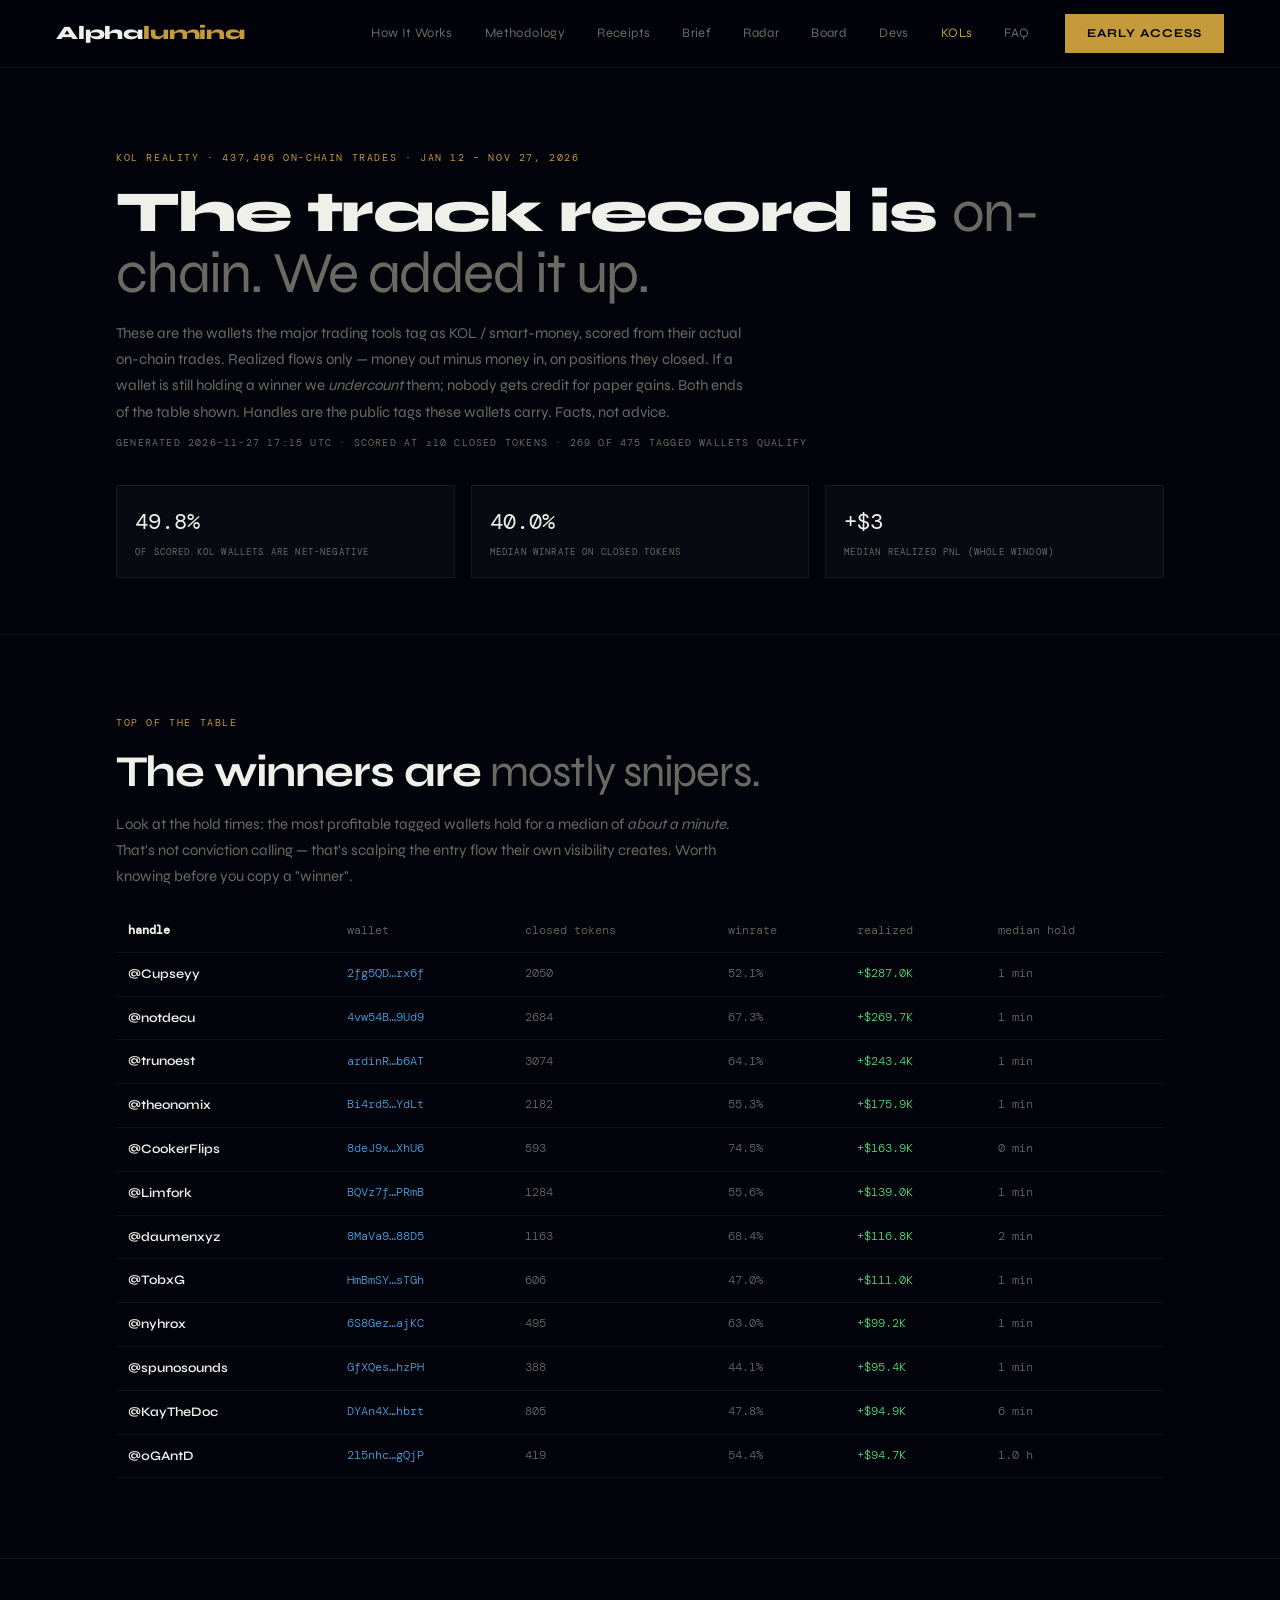
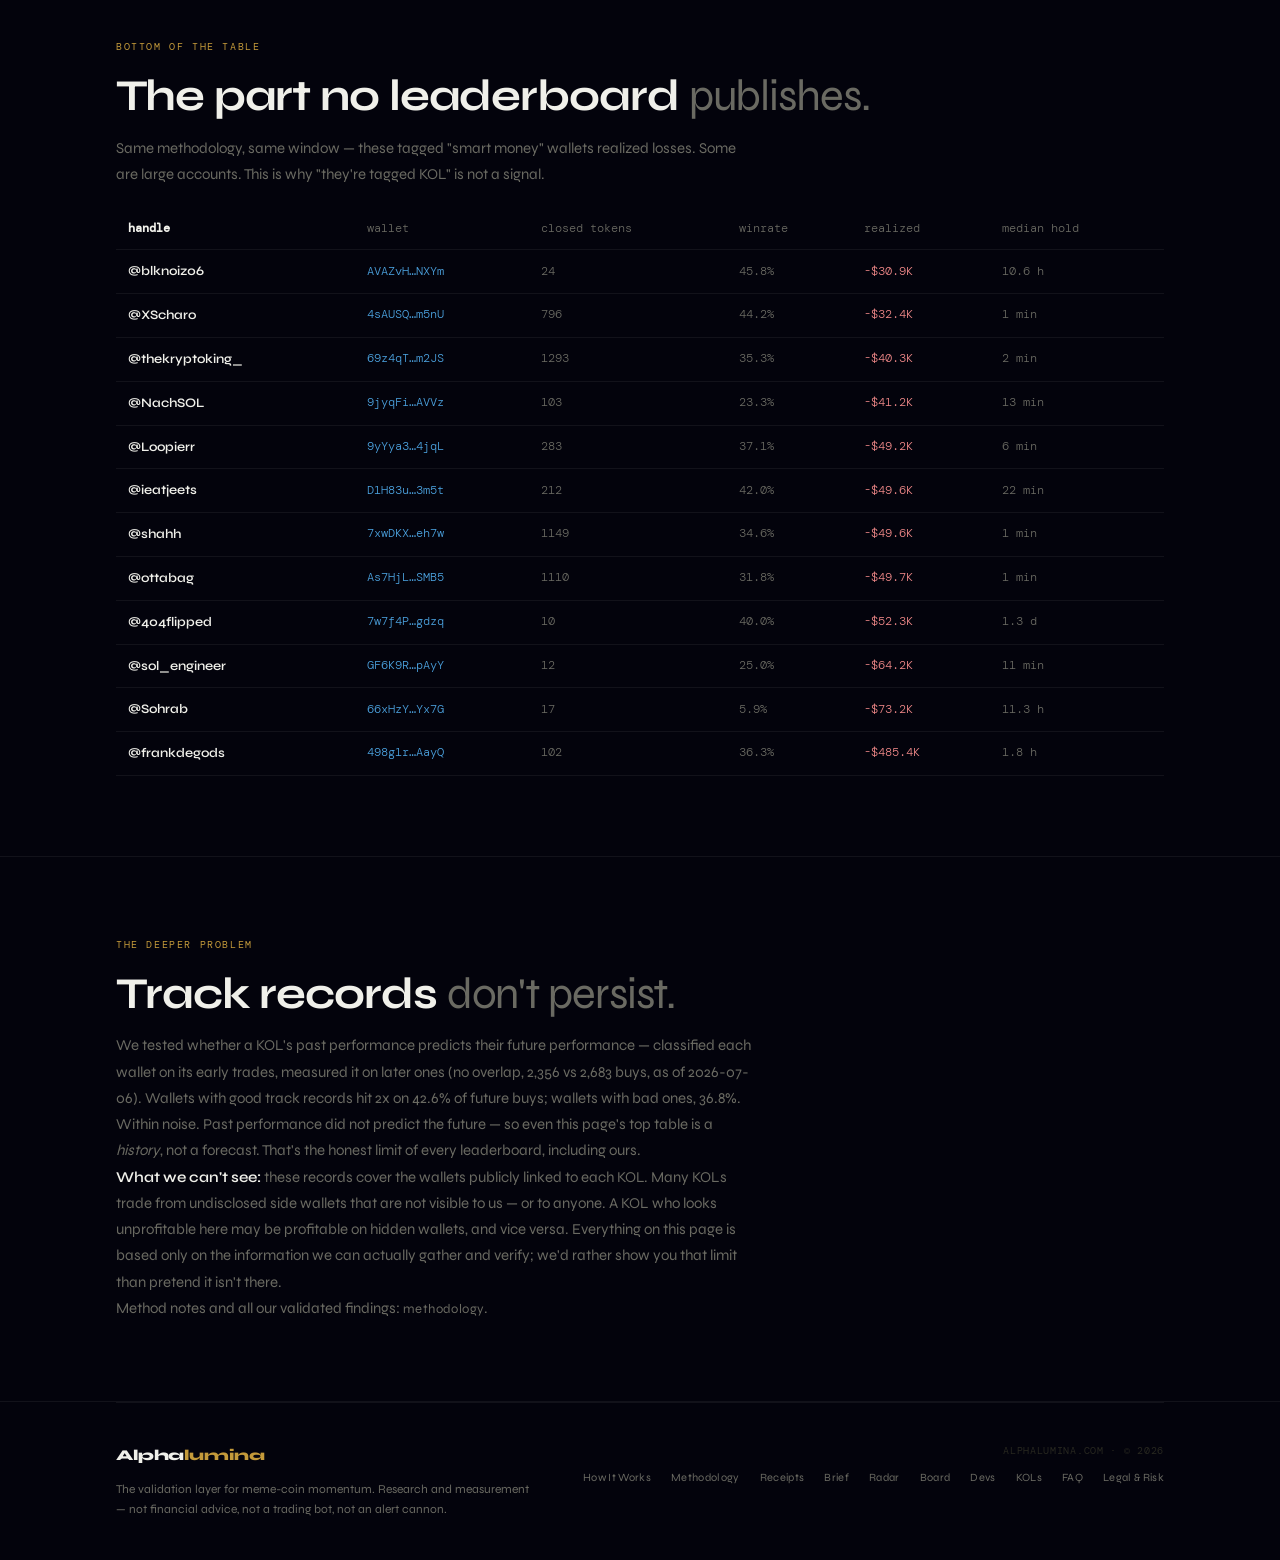
<file: kols.html>
<!DOCTYPE html>
<html lang="en">
<head>
<meta charset="UTF-8"><meta name="viewport" content="width=device-width, initial-scale=1">
<title>KOL Reality — Alphalumina</title>
<meta name="description" content="Measured on-chain track records for 269 tagged KOL wallets: realized PnL, winrates, hold times — top and bottom of the table, and whether track records persist at all.">
<link rel="icon" href="/favicon.svg" type="image/svg+xml">
<link rel="preconnect" href="https://fonts.googleapis.com">
<link href="https://fonts.googleapis.com/css2?family=Syne:wght@300;400;600;700;800&family=DM+Mono:wght@400;500&display=swap" rel="stylesheet">
<link rel="stylesheet" href="/assets/site.css">
<style>
.btable{width:100%;border-collapse:collapse;margin-top:22px;font-size:13px}
.btable td{padding:11px 12px;border-bottom:1px solid var(--border);font-weight:300;color:var(--fg2)}
.btable td:first-child{color:var(--fg);font-weight:600}
.btable .mono{font-family:var(--mono);font-size:11.5px}
.btable .pos{color:#4fde78} .btable .neg{color:#ef8888}
.btable a{color:#4ca3e0;text-decoration:none}
.statrow{display:grid;grid-template-columns:repeat(3,1fr);gap:16px;margin-top:34px}
.stat{background:var(--glass);border:1px solid var(--border);padding:18px}
.stat .v{font-family:var(--mono);font-size:22px;color:var(--fg)}
.stat .l{font-family:var(--mono);font-size:9px;letter-spacing:.13em;text-transform:uppercase;color:var(--fg2);margin-top:6px}
@media(max-width:960px){.statrow{grid-template-columns:1fr}}
</style>
</head>
<body>

<nav>
  <a href="/" class="wordmark">Alpha<span class="lum">lumina</span></a>
  <div class="nav-links" id="navLinks">
    <a href="/how-it-works" class="nav-link">How It Works</a>
    <a href="/methodology" class="nav-link">Methodology</a>
    <a href="/receipts" class="nav-link">Receipts</a>
    <a href="/brief" class="nav-link">Brief</a>
    <a href="/radar" class="nav-link">Radar</a>
    <a href="/board" class="nav-link">Board</a>
    <a href="/devs" class="nav-link">Devs</a>
    <a href="/kols" class="nav-link active">KOLs</a>
    <a href="/faq" class="nav-link">FAQ</a>
  </div>
  <div class="nav-right">
    <a href="/early-access" class="nav-cta">Early Access</a>
    <button class="nav-burger" id="navBurger" aria-label="Menu" aria-expanded="false">☰</button>
  </div>
</nav>

<header class="page-head">
  <div class="wrap">
    <div class="stag">KOL Reality · 437,496 on-chain trades · Jan 12 – Nov 27, 2026</div>
    <h1>The track record is <span class="dim">on-chain. We added it up.</span></h1>
    <p class="sp">These are the wallets the major trading tools tag as KOL / smart-money, scored from
    their actual on-chain trades. Realized flows only — money out minus money in, on positions they
    closed. If a wallet is still holding a winner we <em>undercount</em> them; nobody gets credit for
    paper gains. Both ends of the table shown. Handles are the public tags these wallets carry.
    Facts, not advice.</p>
    <p class="brief-meta" style="font-family:var(--mono);font-size:10px;letter-spacing:.12em;text-transform:uppercase;color:var(--fg2);margin-top:10px">generated 2026-11-27 17:15 UTC · scored at ≥10 closed tokens · 269 of 475 tagged wallets qualify</p>
    <div class="statrow">
      <div class="stat"><div class="v">49.8%</div><div class="l">of scored KOL wallets are net-negative</div></div>
      <div class="stat"><div class="v">40.0%</div><div class="l">median winrate on closed tokens</div></div>
      <div class="stat"><div class="v">+$3</div><div class="l">median realized pnl (whole window)</div></div>
    </div>
  </div>
</header>

<section class="section">
  <div class="wrap">
    <div class="stag">Top of the table</div>
    <h2 class="sh">The winners are <span class="dim">mostly snipers.</span></h2>
    <p class="sp">Look at the hold times: the most profitable tagged wallets hold for a median of
    <em>about a minute</em>. That's not conviction calling — that's scalping the entry flow their own
    visibility creates. Worth knowing before you copy a "winner".</p>
    <div class="table-scroll"><table class="btable">
      <tr><td class="mono" style="font-weight:600">handle</td><td class="mono">wallet</td><td class="mono">closed tokens</td><td class="mono">winrate</td><td class="mono">realized</td><td class="mono">median hold</td></tr>
      <tr><td>@Cupseyy</td><td class="mono"><a href="https://gmgn.ai/sol/address/2fg5QD1eD7rzNNCsvnhmXFm5hqNgwTTG8p7kQ6f3rx6f" target="_blank" rel="noopener">2fg5QD…rx6f</a></td><td class="mono">2050</td><td class="mono">52.1%</td><td class="mono pos">+$287.0K</td><td class="mono">1 min</td></tr><tr><td>@notdecu</td><td class="mono"><a href="https://gmgn.ai/sol/address/4vw54BmAogeRV3vPKWyFet5yf8DTLcREzdSzx4rw9Ud9" target="_blank" rel="noopener">4vw54B…9Ud9</a></td><td class="mono">2684</td><td class="mono">67.3%</td><td class="mono pos">+$269.7K</td><td class="mono">1 min</td></tr><tr><td>@trunoest</td><td class="mono"><a href="https://gmgn.ai/sol/address/ardinRsN1mNYVeoJWTBsWeYeXvuR9UUDGMsCDKpb6AT" target="_blank" rel="noopener">ardinR…b6AT</a></td><td class="mono">3074</td><td class="mono">64.1%</td><td class="mono pos">+$243.4K</td><td class="mono">1 min</td></tr><tr><td>@theonomix</td><td class="mono"><a href="https://gmgn.ai/sol/address/Bi4rd5FH5bYEN8scZ7wevxNZyNmKHdaBcvewdPFxYdLt" target="_blank" rel="noopener">Bi4rd5…YdLt</a></td><td class="mono">2182</td><td class="mono">55.3%</td><td class="mono pos">+$175.9K</td><td class="mono">1 min</td></tr><tr><td>@CookerFlips</td><td class="mono"><a href="https://gmgn.ai/sol/address/8deJ9xeUvXSJwicYptA9mHsU2rN2pDx37KWzkDkEXhU6" target="_blank" rel="noopener">8deJ9x…XhU6</a></td><td class="mono">593</td><td class="mono">74.5%</td><td class="mono pos">+$163.9K</td><td class="mono">0 min</td></tr><tr><td>@Limfork</td><td class="mono"><a href="https://gmgn.ai/sol/address/BQVz7fQ1WsQmSTMY3umdPEPPTm1sdcBcX9sP7o6kPRmB" target="_blank" rel="noopener">BQVz7f…PRmB</a></td><td class="mono">1284</td><td class="mono">55.6%</td><td class="mono pos">+$139.0K</td><td class="mono">1 min</td></tr><tr><td>@daumenxyz</td><td class="mono"><a href="https://gmgn.ai/sol/address/8MaVa9kdt3NW4Q5HyNAm1X5LbR8PQRVDc1W8NMVK88D5" target="_blank" rel="noopener">8MaVa9…88D5</a></td><td class="mono">1163</td><td class="mono">68.4%</td><td class="mono pos">+$116.8K</td><td class="mono">2 min</td></tr><tr><td>@TobxG</td><td class="mono"><a href="https://gmgn.ai/sol/address/HmBmSYwYEgEZuBUYuDs9xofyqBAkw4ywugB1d7R7sTGh" target="_blank" rel="noopener">HmBmSY…sTGh</a></td><td class="mono">606</td><td class="mono">47.0%</td><td class="mono pos">+$111.0K</td><td class="mono">1 min</td></tr><tr><td>@nyhrox</td><td class="mono"><a href="https://gmgn.ai/sol/address/6S8GezkxYUfZy9JPtYnanbcZTMB87Wjt1qx3c6ELajKC" target="_blank" rel="noopener">6S8Gez…ajKC</a></td><td class="mono">495</td><td class="mono">63.0%</td><td class="mono pos">+$99.2K</td><td class="mono">1 min</td></tr><tr><td>@spunosounds</td><td class="mono"><a href="https://gmgn.ai/sol/address/GfXQesPe3Zuwg8JhAt6Cg8euJDTVx751enp9EQQmhzPH" target="_blank" rel="noopener">GfXQes…hzPH</a></td><td class="mono">388</td><td class="mono">44.1%</td><td class="mono pos">+$95.4K</td><td class="mono">1 min</td></tr><tr><td>@KayTheDoc</td><td class="mono"><a href="https://gmgn.ai/sol/address/DYAn4XpAkN5mhiXkRB7dGq4Jadnx6XYgu8L5b3WGhbrt" target="_blank" rel="noopener">DYAn4X…hbrt</a></td><td class="mono">805</td><td class="mono">47.8%</td><td class="mono pos">+$94.9K</td><td class="mono">6 min</td></tr><tr><td>@0GAntD</td><td class="mono"><a href="https://gmgn.ai/sol/address/215nhcAHjQQGgwpQSJQ7zR26etbjjtVdW74NLzwEgQjP" target="_blank" rel="noopener">215nhc…gQjP</a></td><td class="mono">419</td><td class="mono">54.4%</td><td class="mono pos">+$94.7K</td><td class="mono">1.0 h</td></tr>
    </table></div>
  </div>
</section>

<section class="section">
  <div class="wrap">
    <div class="stag">Bottom of the table</div>
    <h2 class="sh">The part no leaderboard <span class="dim">publishes.</span></h2>
    <p class="sp">Same methodology, same window — these tagged "smart money" wallets realized losses.
    Some are large accounts. This is why "they're tagged KOL" is not a signal.</p>
    <div class="table-scroll"><table class="btable">
      <tr><td class="mono" style="font-weight:600">handle</td><td class="mono">wallet</td><td class="mono">closed tokens</td><td class="mono">winrate</td><td class="mono">realized</td><td class="mono">median hold</td></tr>
      <tr><td>@blknoiz06</td><td class="mono"><a href="https://gmgn.ai/sol/address/AVAZvHLR2PcWpDf8BXY4rVxNHYRBytycHkcB5z5QNXYm" target="_blank" rel="noopener">AVAZvH…NXYm</a></td><td class="mono">24</td><td class="mono">45.8%</td><td class="mono neg">-$30.9K</td><td class="mono">10.6 h</td></tr><tr><td>@XScharo</td><td class="mono"><a href="https://gmgn.ai/sol/address/4sAUSQFdvWRBxR8UoLBYbw8CcXuwXWxnN8pXa4mtm5nU" target="_blank" rel="noopener">4sAUSQ…m5nU</a></td><td class="mono">796</td><td class="mono">44.2%</td><td class="mono neg">-$32.4K</td><td class="mono">1 min</td></tr><tr><td>@thekryptoking_</td><td class="mono"><a href="https://gmgn.ai/sol/address/69z4qTgQ5DBRTJvnQzx2h8jZhNsv5UgADotEwwKUm2JS" target="_blank" rel="noopener">69z4qT…m2JS</a></td><td class="mono">1293</td><td class="mono">35.3%</td><td class="mono neg">-$40.3K</td><td class="mono">2 min</td></tr><tr><td>@NachSOL</td><td class="mono"><a href="https://gmgn.ai/sol/address/9jyqFiLnruggwNn4EQwBNFXwpbLM9hrA4hV59ytyAVVz" target="_blank" rel="noopener">9jyqFi…AVVz</a></td><td class="mono">103</td><td class="mono">23.3%</td><td class="mono neg">-$41.2K</td><td class="mono">13 min</td></tr><tr><td>@Loopierr</td><td class="mono"><a href="https://gmgn.ai/sol/address/9yYya3F5EJoLnBNKW6z4bZvyQytMXzDcpU5D6yYr4jqL" target="_blank" rel="noopener">9yYya3…4jqL</a></td><td class="mono">283</td><td class="mono">37.1%</td><td class="mono neg">-$49.2K</td><td class="mono">6 min</td></tr><tr><td>@ieatjeets</td><td class="mono"><a href="https://gmgn.ai/sol/address/D1H83ueSw5Nxy5okxH7VBfV4jRnqAK5Mm1tm3JAj3m5t" target="_blank" rel="noopener">D1H83u…3m5t</a></td><td class="mono">212</td><td class="mono">42.0%</td><td class="mono neg">-$49.6K</td><td class="mono">22 min</td></tr><tr><td>@shahh</td><td class="mono"><a href="https://gmgn.ai/sol/address/7xwDKXNG9dxMsBSCmiAThp7PyDaUXbm23irLr7iPeh7w" target="_blank" rel="noopener">7xwDKX…eh7w</a></td><td class="mono">1149</td><td class="mono">34.6%</td><td class="mono neg">-$49.6K</td><td class="mono">1 min</td></tr><tr><td>@ottabag</td><td class="mono"><a href="https://gmgn.ai/sol/address/As7HjL7dzzvbRbaD3WCun47robib2kmAKRXMvjHkSMB5" target="_blank" rel="noopener">As7HjL…SMB5</a></td><td class="mono">1110</td><td class="mono">31.8%</td><td class="mono neg">-$49.7K</td><td class="mono">1 min</td></tr><tr><td>@404flipped</td><td class="mono"><a href="https://gmgn.ai/sol/address/7w7f4P284zJhv3zotjCUmaNsZSsrHQKtpXGBJFq8gdzq" target="_blank" rel="noopener">7w7f4P…gdzq</a></td><td class="mono">10</td><td class="mono">40.0%</td><td class="mono neg">-$52.3K</td><td class="mono">1.3 d</td></tr><tr><td>@sol_engineer</td><td class="mono"><a href="https://gmgn.ai/sol/address/GF6K9RcNe7g6yMAwx4JqRhtVi7FKzvjF9XKqHNEYpAyY" target="_blank" rel="noopener">GF6K9R…pAyY</a></td><td class="mono">12</td><td class="mono">25.0%</td><td class="mono neg">-$64.2K</td><td class="mono">11 min</td></tr><tr><td>@Sohrab</td><td class="mono"><a href="https://gmgn.ai/sol/address/66xHzY9jUKJAjm7T9w5gMsTf2v6rUG6og4XNw8WLYx7G" target="_blank" rel="noopener">66xHzY…Yx7G</a></td><td class="mono">17</td><td class="mono">5.9%</td><td class="mono neg">-$73.2K</td><td class="mono">11.3 h</td></tr><tr><td>@frankdegods</td><td class="mono"><a href="https://gmgn.ai/sol/address/498g1rVnFcnjBjpfw1xyqA1WvgQXUU8RWuELjxkjAayQ" target="_blank" rel="noopener">498g1r…AayQ</a></td><td class="mono">102</td><td class="mono">36.3%</td><td class="mono neg">-$485.4K</td><td class="mono">1.8 h</td></tr>
    </table></div>
  </div>
</section>

<section class="section">
  <div class="wrap">
    <div class="stag">The deeper problem</div>
    <h2 class="sh">Track records <span class="dim">don't persist.</span></h2>
    <p class="sp">We tested whether a KOL's past performance predicts their future performance —
    classified each wallet on its early trades, measured it on later ones (no overlap,
    2,356 vs 2,683 buys, as of 2026-07-06). Wallets with good track records hit 2x on
    42.6% of future buys; wallets with bad ones, 36.8%.
    Within noise. Past performance did not predict the future — so even this page's top table is a
    <em>history</em>, not a forecast. That's the honest limit of every leaderboard, including ours.</p>
    <p class="sp"><strong>What we can't see:</strong> these records cover the wallets publicly linked
    to each KOL. Many KOLs trade from undisclosed side wallets that are not visible to us — or to
    anyone. A KOL who looks unprofitable here may be profitable on hidden wallets, and vice versa.
    Everything on this page is based only on the information we can actually gather and verify;
    we'd rather show you that limit than pretend it isn't there.</p>
    <p class="sp">Method notes and all our validated findings: <a href="/methodology" class="nav-link" style="display:inline;padding:0">methodology</a>.</p>
  </div>
</section>

<div class="wrap"><footer>
  <div>
    <div class="fmark">Alpha<span class="lum">lumina</span></div>
    <p class="ft-note">The validation layer for meme-coin momentum. Research and measurement — not financial advice, not a trading bot, not an alert cannon.</p>
  </div>
  <div style="text-align:right">
    <p class="ft-meta">alphalumina.com · © 2026</p>
    <div class="ft-links">
      <a href="/how-it-works" class="nav-link" style="font-size:11px">How It Works</a>
      <a href="/methodology" class="nav-link" style="font-size:11px">Methodology</a>
      <a href="/receipts" class="nav-link" style="font-size:11px">Receipts</a>
      <a href="/brief" class="nav-link" style="font-size:11px">Brief</a>
      <a href="/radar" class="nav-link" style="font-size:11px">Radar</a>
      <a href="/board" class="nav-link" style="font-size:11px">Board</a>
      <a href="/devs" class="nav-link" style="font-size:11px">Devs</a>
      <a href="/kols" class="nav-link" style="font-size:11px">KOLs</a>
      <a href="/faq" class="nav-link" style="font-size:11px">FAQ</a>
      <a href="/legal" class="nav-link" style="font-size:11px">Legal &amp; Risk</a>
    </div>
  </div>
</footer></div>

<script src="/assets/site.js"></script>
</body>
</html>
</file>
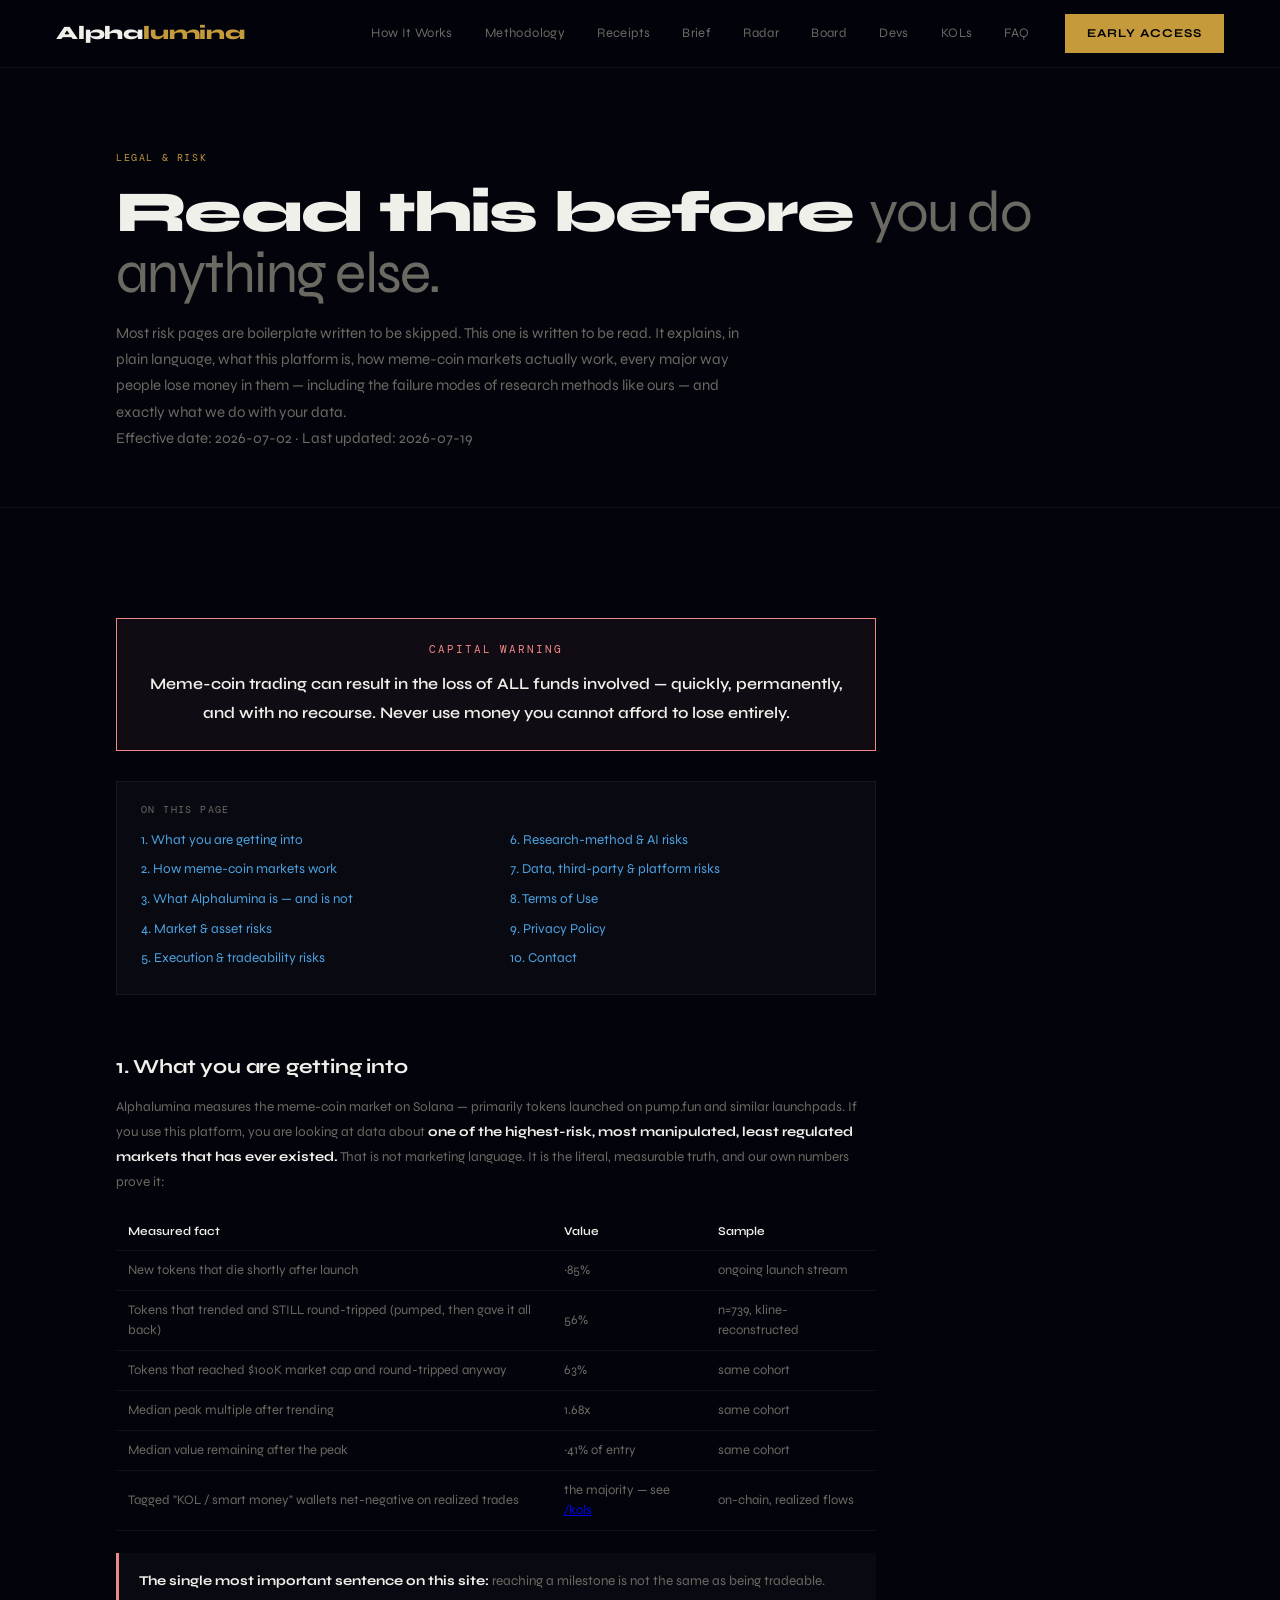
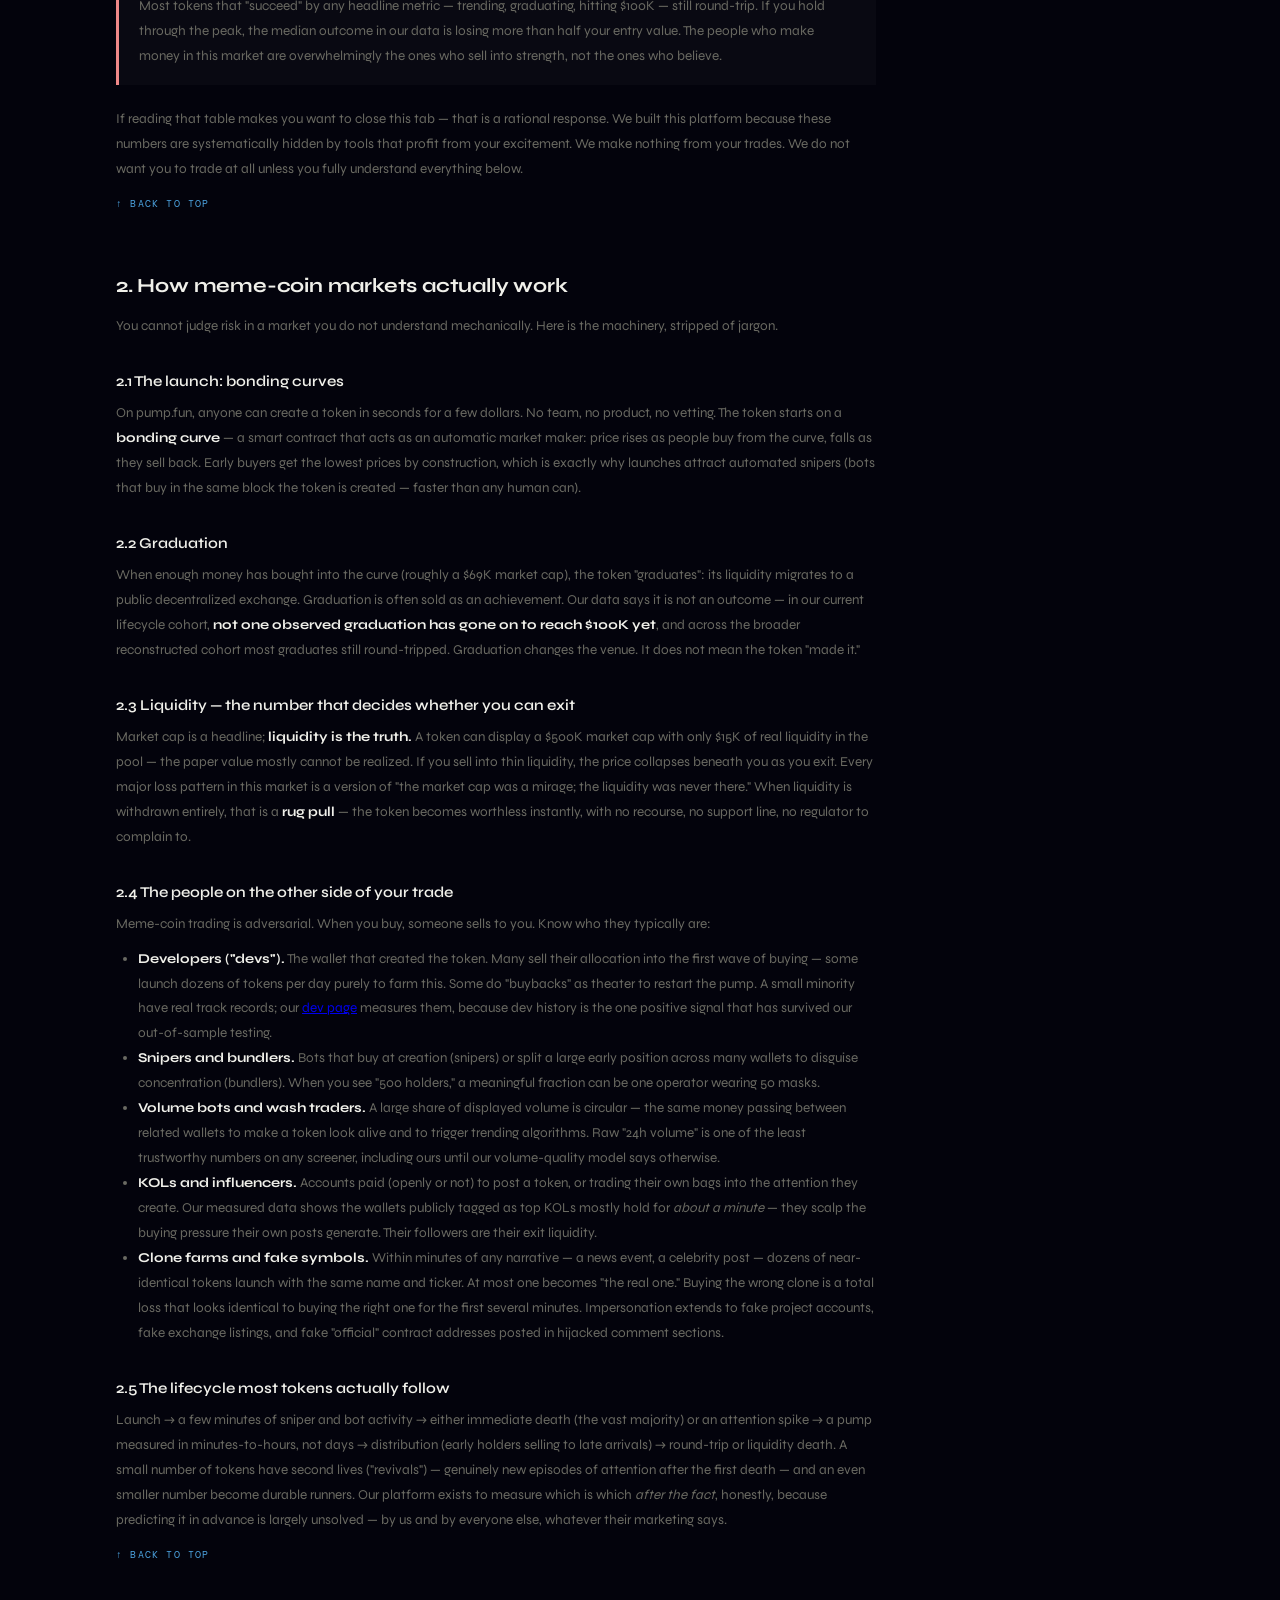
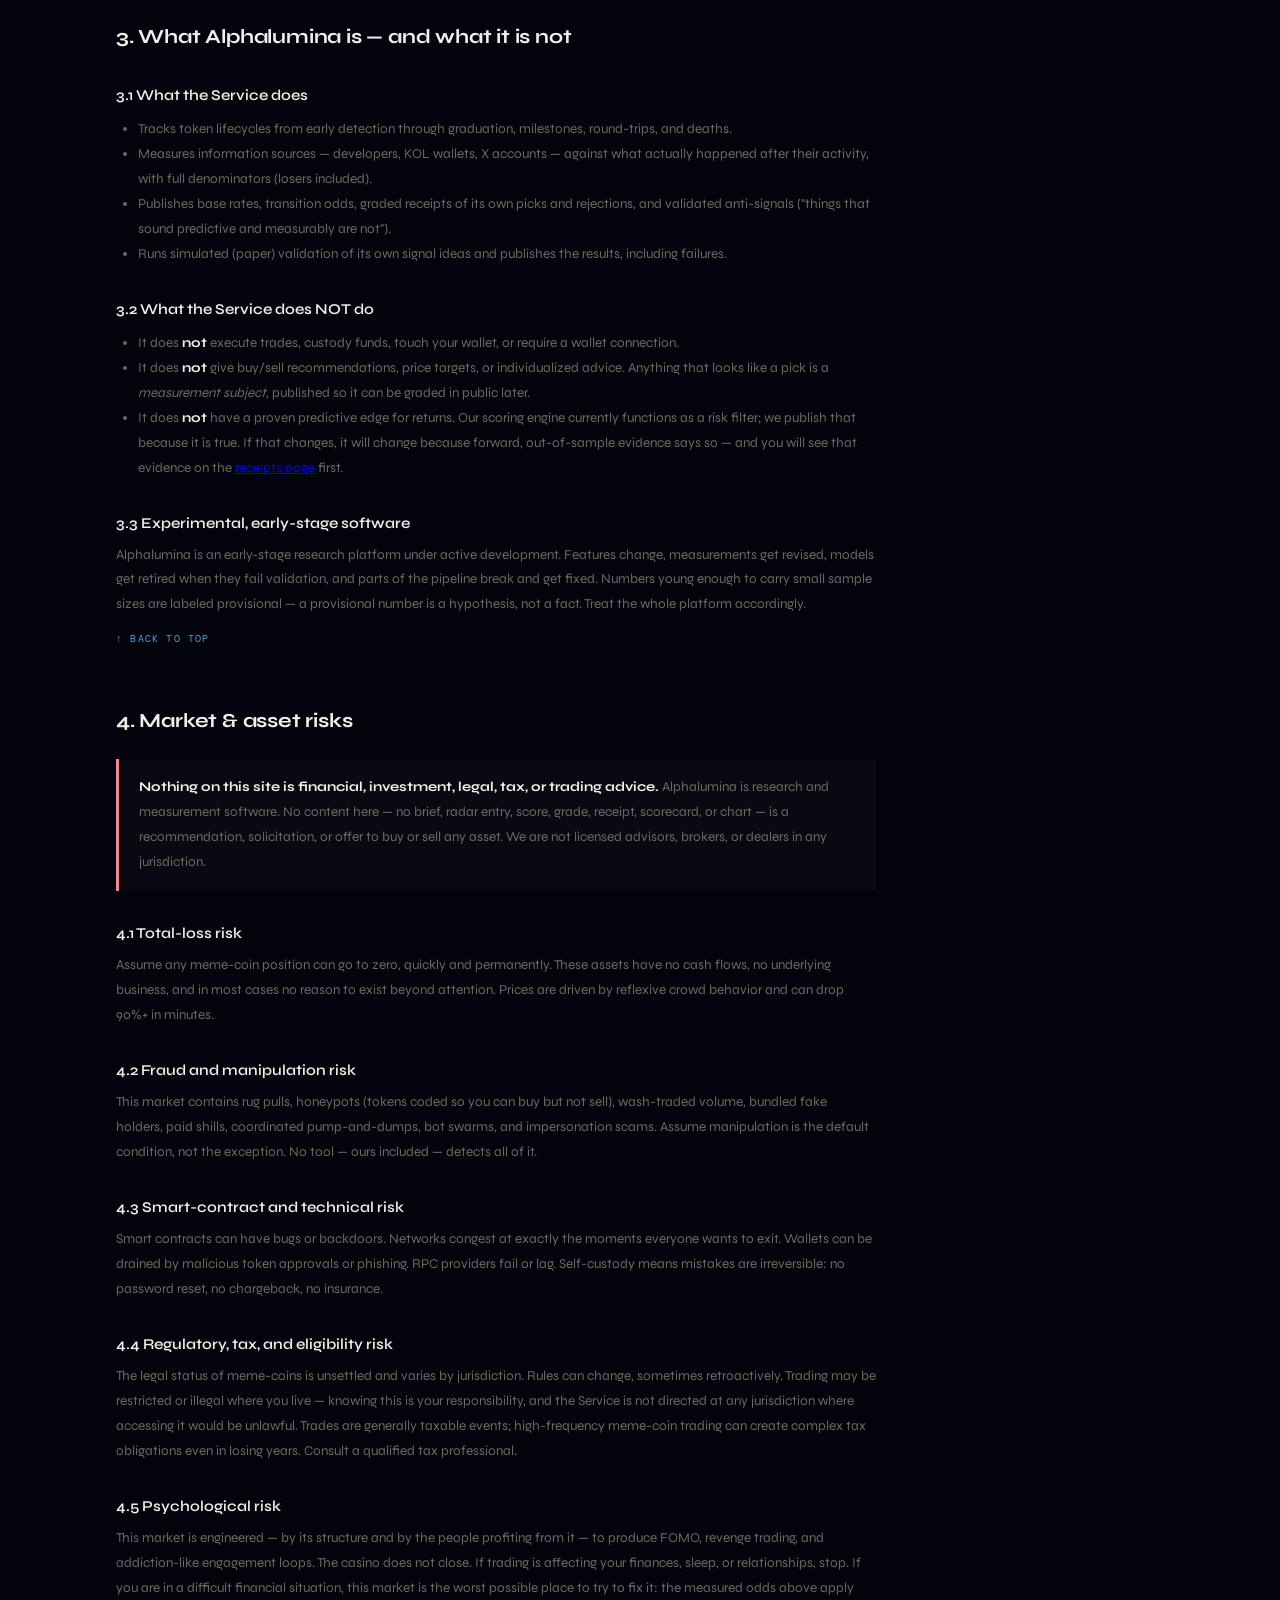
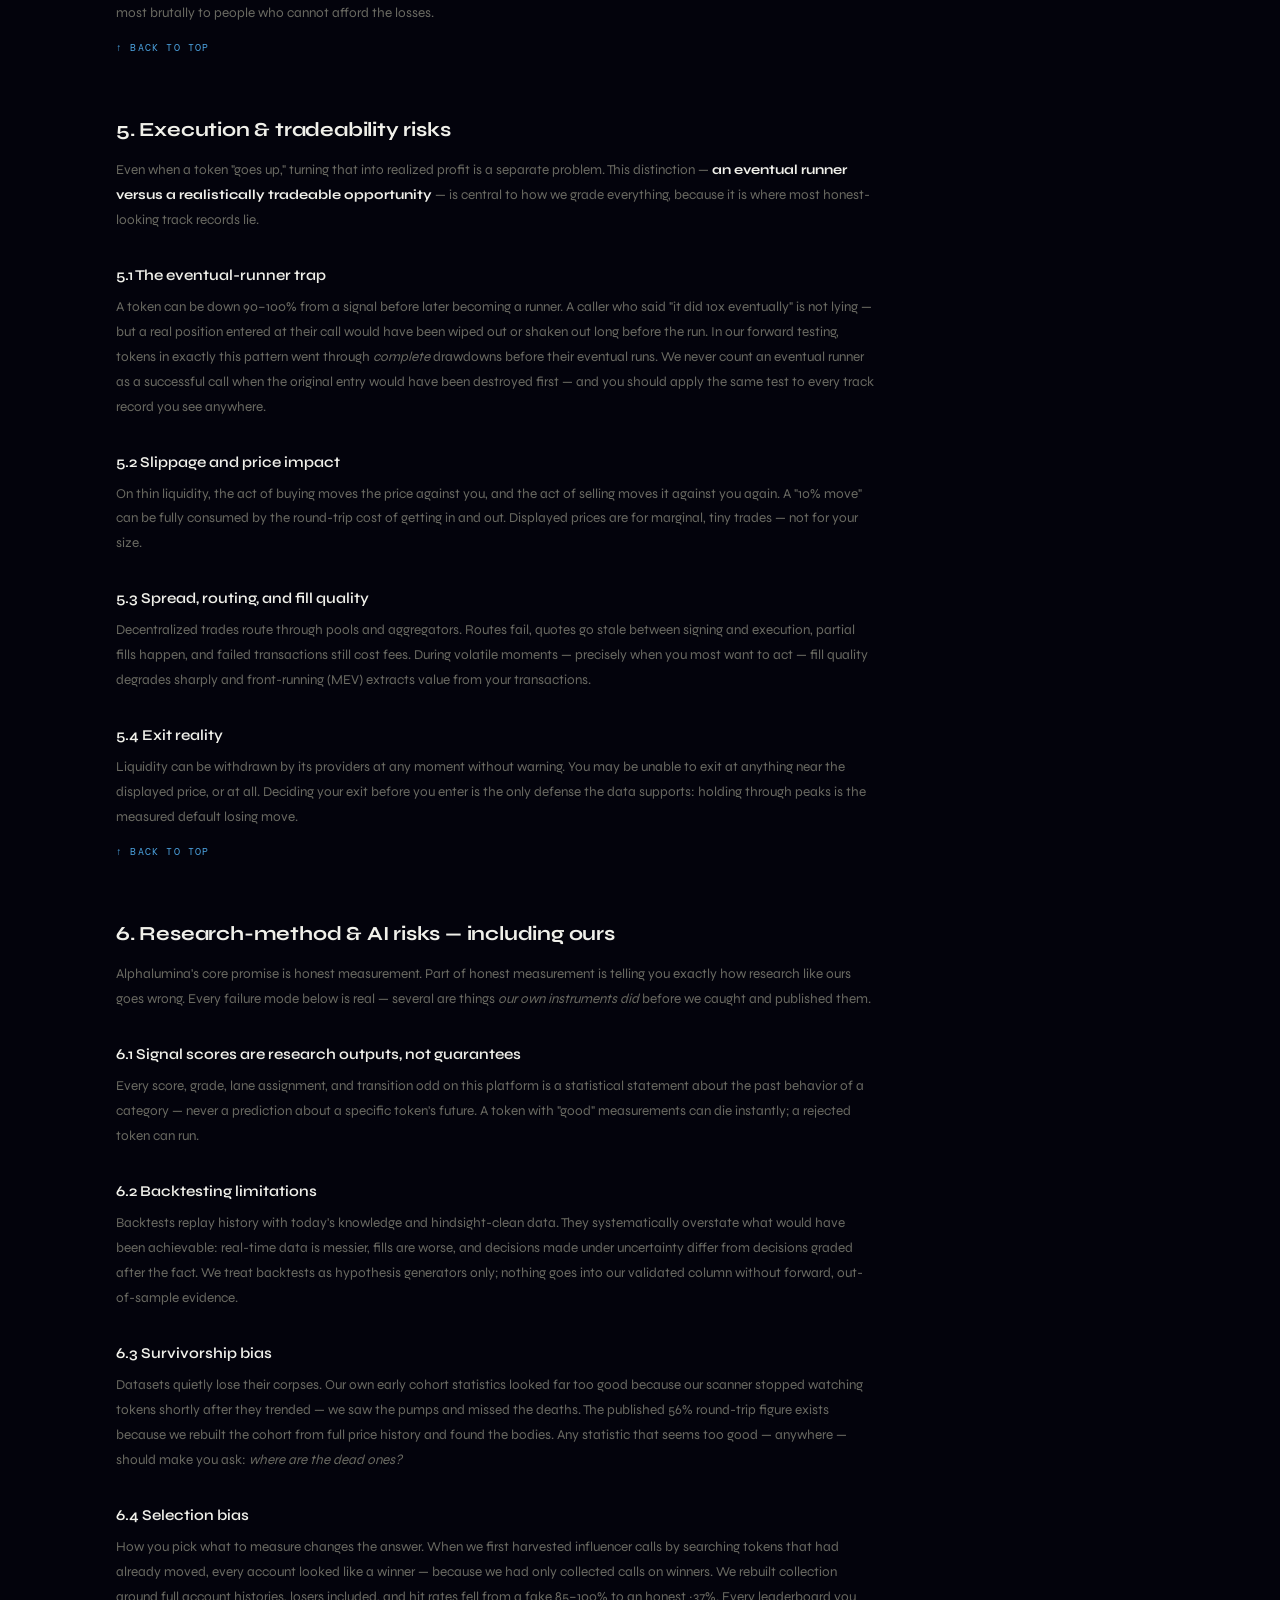
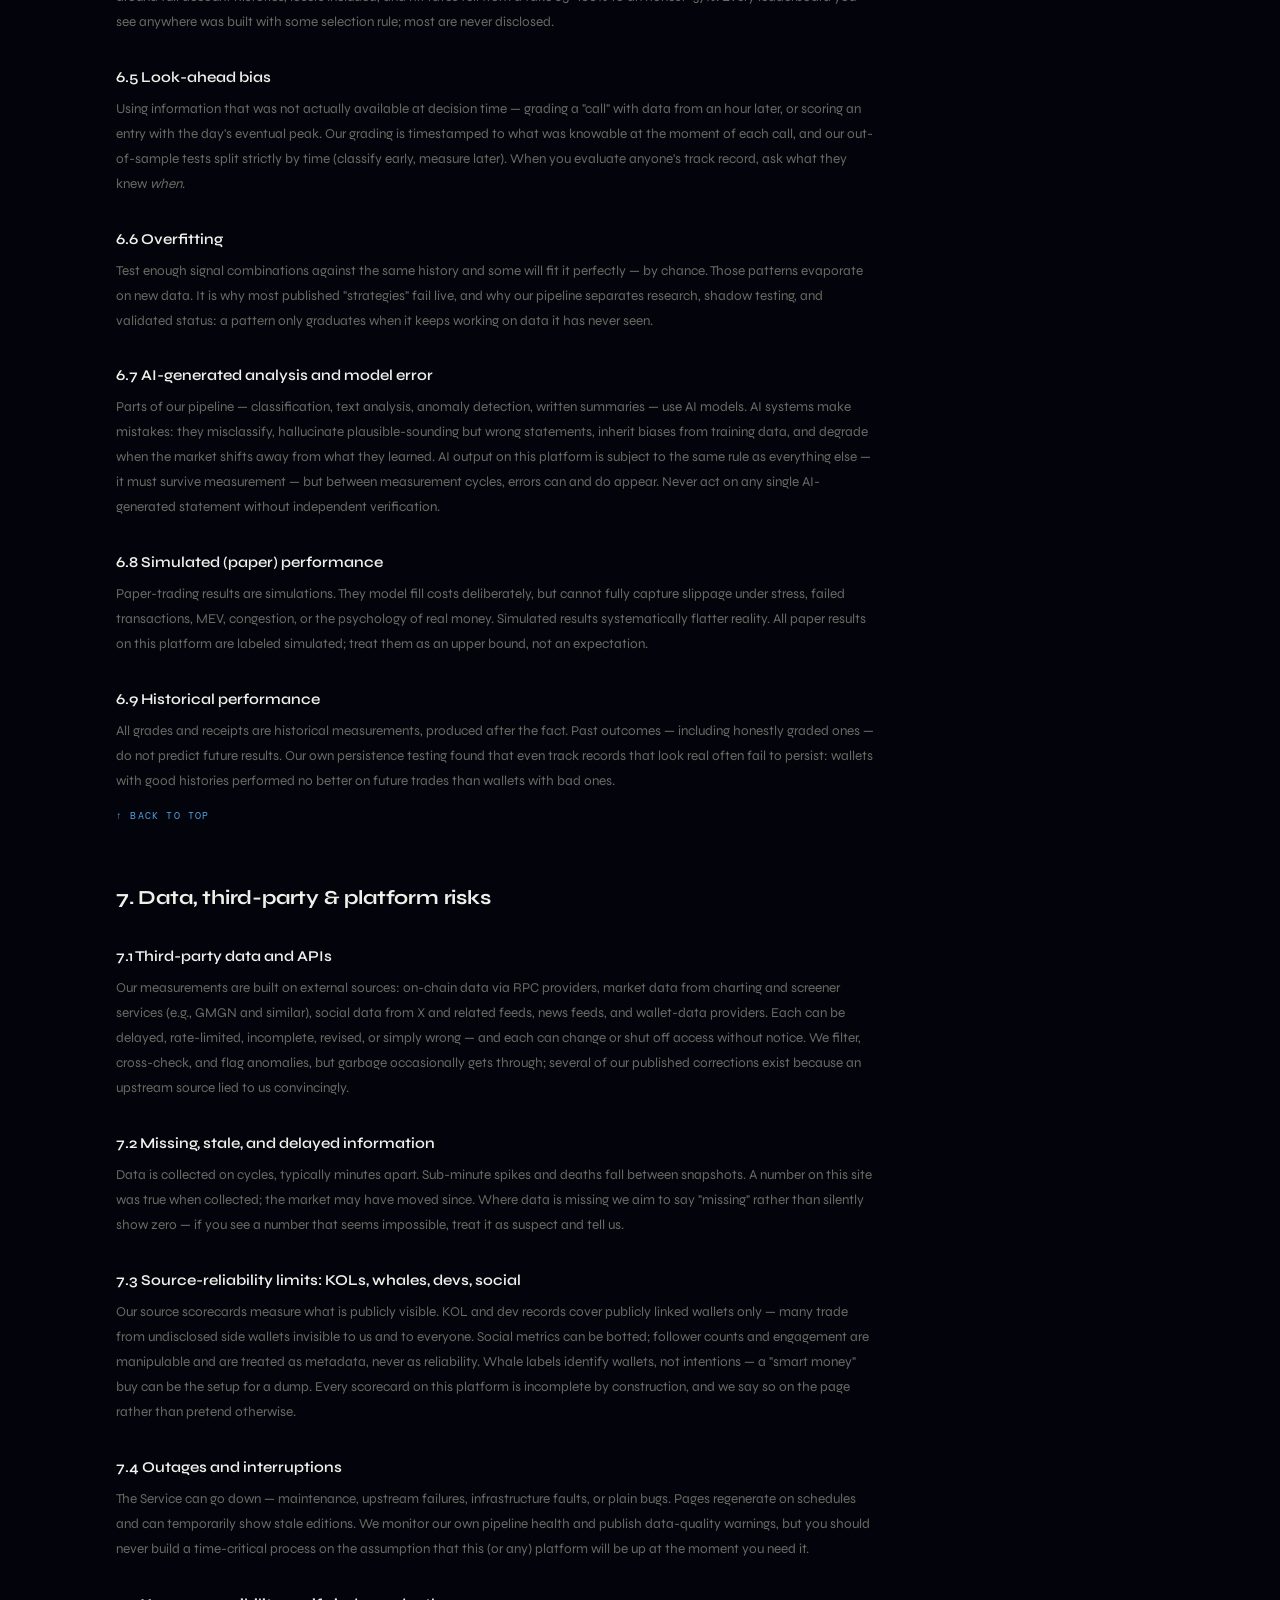
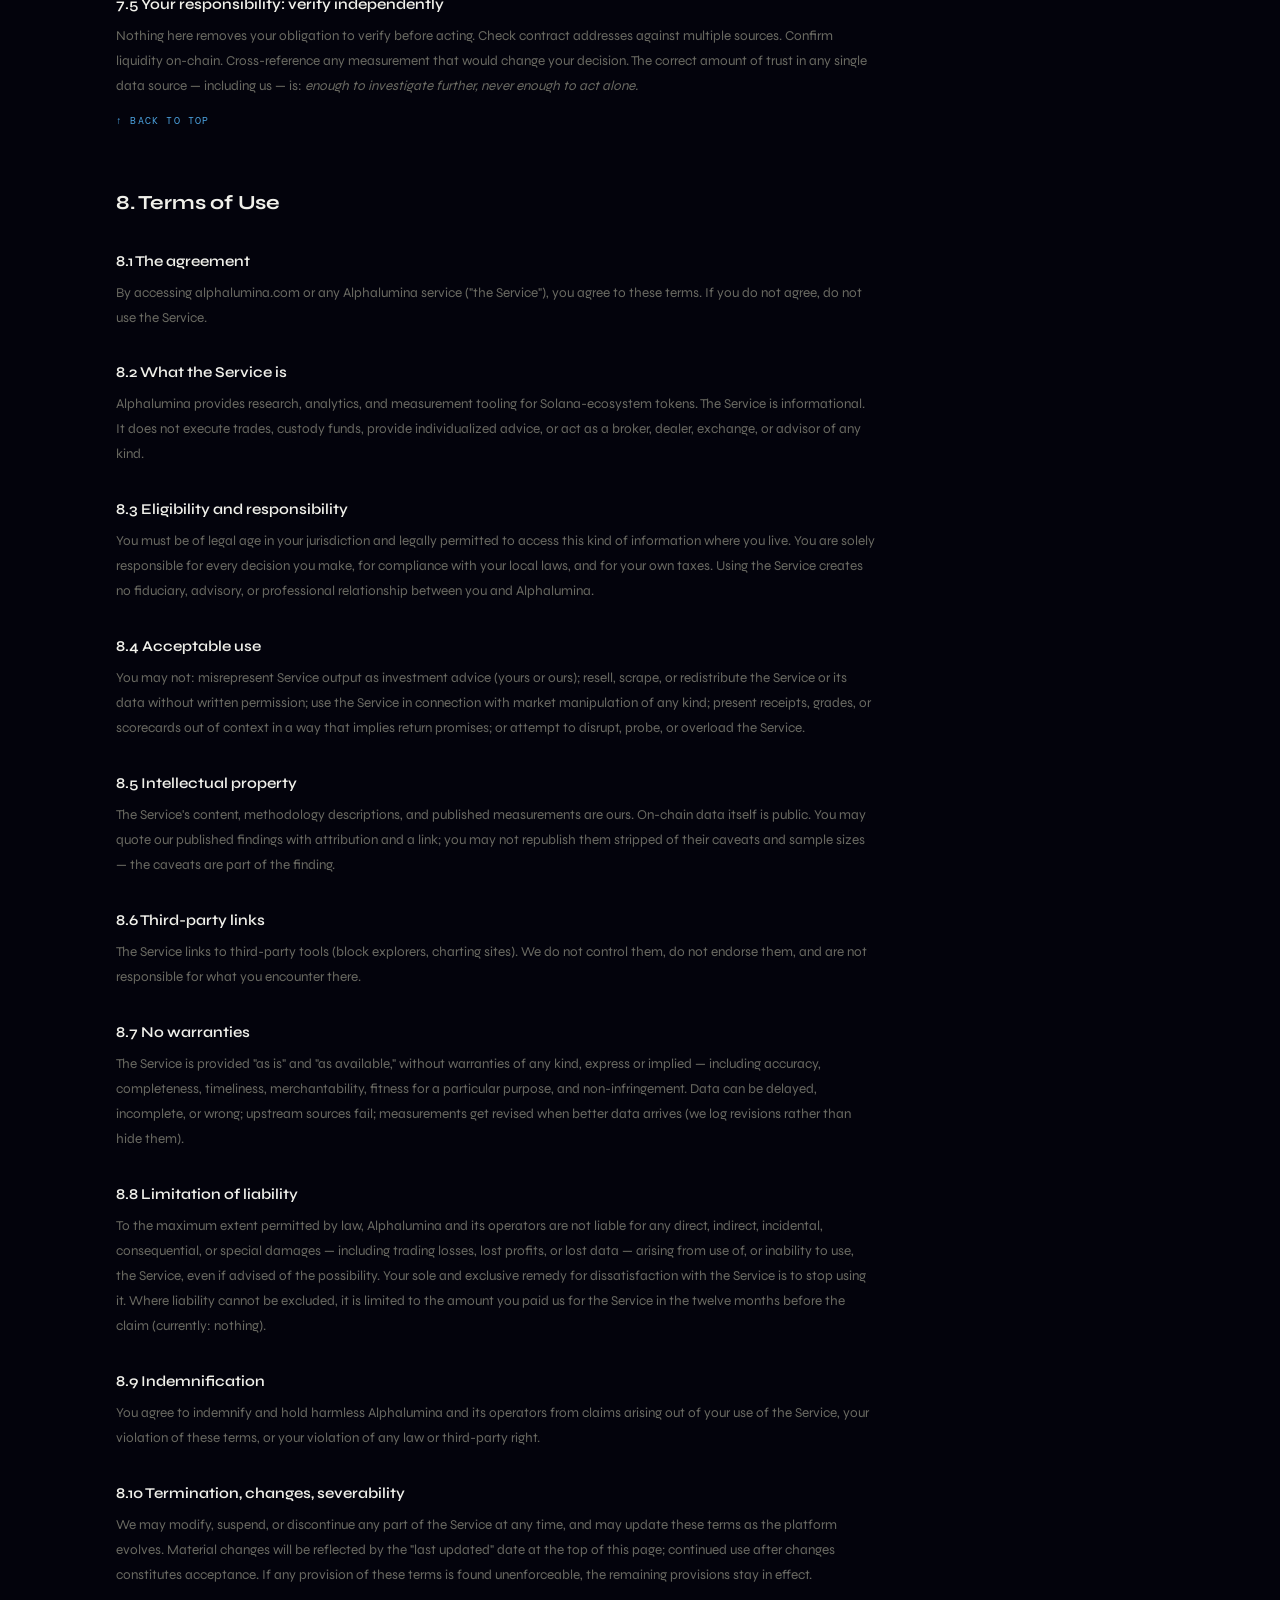
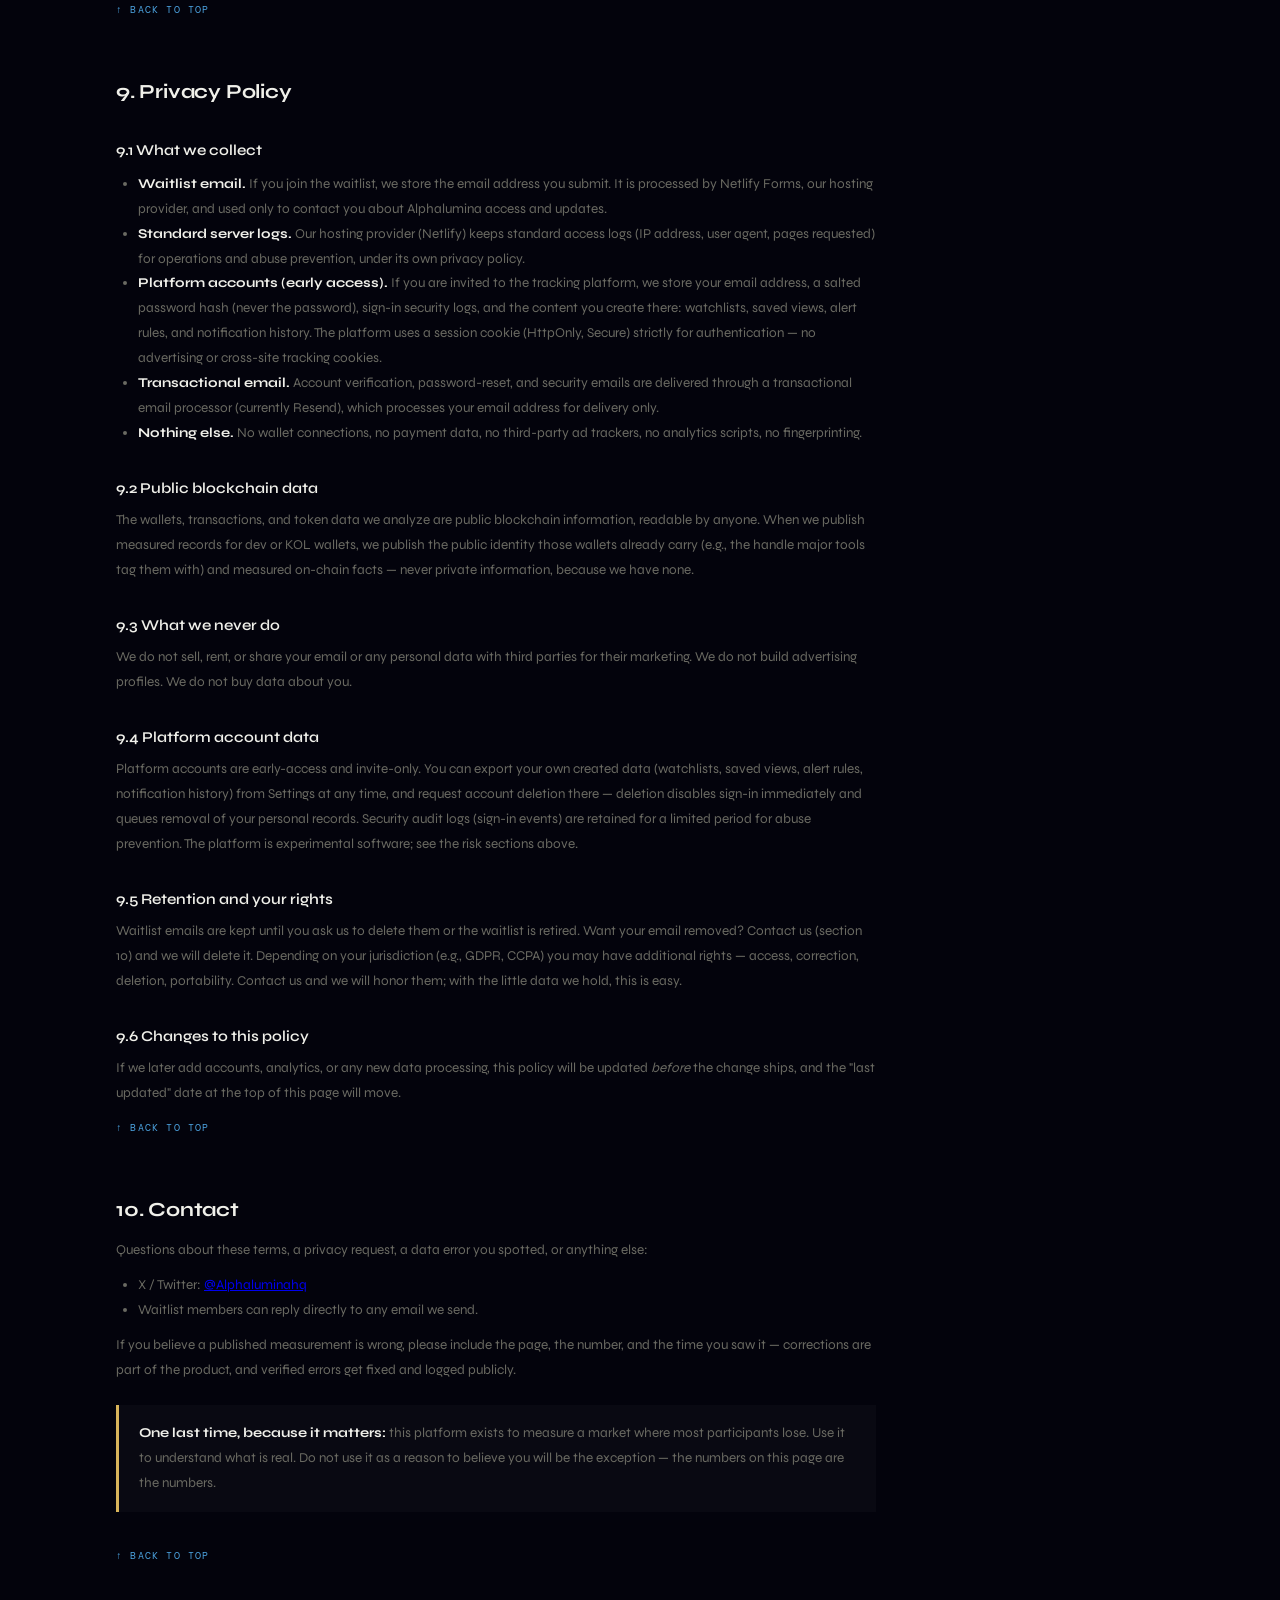
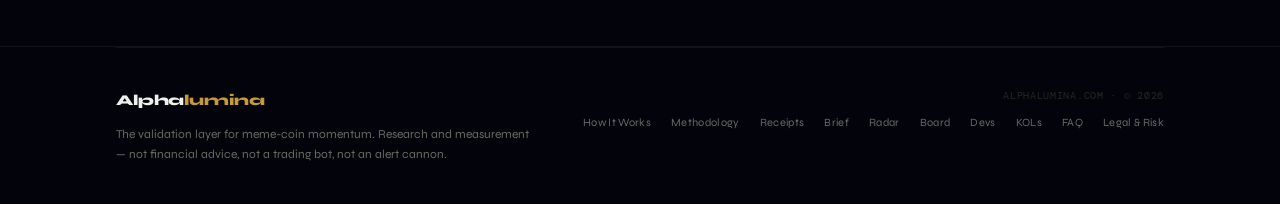
<file: legal.html>
<!DOCTYPE html>
<html lang="en">
<head>
<meta charset="UTF-8"><meta name="viewport" content="width=device-width, initial-scale=1">
<title>Legal &amp; Risk — Alphalumina</title>
<meta name="description" content="Complete risk disclosure, terms of use, and privacy policy for Alphalumina — a plain-language explanation of how meme-coin markets work, every major way you can lose money in them, and the limits of our own research methods.">
<link rel="icon" href="/favicon.svg" type="image/svg+xml">
<link rel="preconnect" href="https://fonts.googleapis.com">
<link href="https://fonts.googleapis.com/css2?family=Syne:wght@300;400;600;700;800&family=DM+Mono:wght@400;500&display=swap" rel="stylesheet">
<link rel="stylesheet" href="/assets/site.css">
<style>
.toc{background:var(--glass);border:1px solid var(--border);padding:20px 24px;margin:26px 0}
.toc-cols{display:grid;grid-template-columns:1fr 1fr;gap:2px 28px}
.toc a{color:#4ca3e0;text-decoration:none;display:block;padding:4px 0;font-size:13.5px}
.toc a:hover{color:var(--fg)}
.toc .toc-h{font-family:var(--mono);font-size:10px;letter-spacing:.14em;text-transform:uppercase;color:var(--fg2);margin-bottom:8px}
.callout{border-left:3px solid #ef8888;background:var(--glass);padding:16px 20px;margin:22px 0}
.callout.gold{border-left-color:#d8b45a}
.bigwarn{border:1px solid #ef8888;background:rgba(239,136,136,.06);padding:22px 26px;margin:30px 0;text-align:center}
.bigwarn .bw-t{font-family:var(--mono);font-size:11px;letter-spacing:.18em;text-transform:uppercase;color:#ef8888}
.bigwarn p{margin:10px 0 0;color:var(--fg);font-size:16px;font-weight:600}
.prose h2{margin-top:56px;scroll-margin-top:90px}
.prose h3{margin-top:30px;scroll-margin-top:90px}
.prose table{width:100%;border-collapse:collapse;margin:18px 0;font-size:13px}
.prose table td,.prose table th{padding:9px 12px;border-bottom:1px solid var(--border);text-align:left;font-weight:300;color:var(--fg2)}
.prose table th{color:var(--fg);font-weight:600;font-size:12px}
.backtop{display:inline-block;font-family:var(--mono);font-size:10px;letter-spacing:.12em;text-transform:uppercase;color:#4ca3e0;text-decoration:none;margin-top:14px}
@media(max-width:720px){.toc-cols{grid-template-columns:1fr}}
</style>
</head>
<body>

<nav>
  <a href="/" class="wordmark">Alpha<span class="lum">lumina</span></a>
  <div class="nav-links" id="navLinks">
    <a href="/how-it-works" class="nav-link">How It Works</a>
    <a href="/methodology" class="nav-link">Methodology</a>
    <a href="/receipts" class="nav-link">Receipts</a>
    <a href="/brief" class="nav-link">Brief</a>
    <a href="/radar" class="nav-link">Radar</a>
    <a href="/board" class="nav-link">Board</a>
    <a href="/devs" class="nav-link">Devs</a>
    <a href="/kols" class="nav-link">KOLs</a>
    <a href="/faq" class="nav-link">FAQ</a>
  </div>
  <div class="nav-right">
    <a href="/early-access" class="nav-cta">Early Access</a>
    <button class="nav-burger" id="navBurger" aria-label="Menu" aria-expanded="false">☰</button>
  </div>
</nav>

<header class="page-head" id="top">
  <div class="wrap">
    <div class="stag">Legal &amp; Risk</div>
    <h1>Read this before <span class="dim">you do anything else.</span></h1>
    <p class="sp">Most risk pages are boilerplate written to be skipped. This one is written to be
    read. It explains, in plain language, what this platform is, how meme-coin markets actually
    work, every major way people lose money in them — including the failure modes of research
    methods like ours — and exactly what we do with your data.</p>
    <p class="sp updated">Effective date: 2026-07-02 · Last updated: 2026-07-19</p>
  </div>
</header>

<section class="section">
  <div class="wrap"><div class="prose">

    <div class="bigwarn" role="alert">
      <div class="bw-t">Capital warning</div>
      <p>Meme-coin trading can result in the loss of ALL funds involved — quickly, permanently,
      and with no recourse. Never use money you cannot afford to lose entirely.</p>
    </div>

    <div class="toc" aria-label="Table of contents">
      <div class="toc-h">On this page</div>
      <div class="toc-cols">
        <div>
          <a href="#getting-into">1. What you are getting into</a>
          <a href="#how-memecoins-work">2. How meme-coin markets work</a>
          <a href="#how-service-works">3. What Alphalumina is — and is not</a>
          <a href="#risk">4. Market &amp; asset risks</a>
          <a href="#execution">5. Execution &amp; tradeability risks</a>
        </div>
        <div>
          <a href="#research">6. Research-method &amp; AI risks</a>
          <a href="#data">7. Data, third-party &amp; platform risks</a>
          <a href="#terms">8. Terms of Use</a>
          <a href="#privacy">9. Privacy Policy</a>
          <a href="#contact">10. Contact</a>
        </div>
      </div>
    </div>

    <h2 id="getting-into">1. What you are getting into</h2>
    <p>Alphalumina measures the meme-coin market on Solana — primarily tokens launched on
    pump.fun and similar launchpads. If you use this platform, you are looking at data about
    <b style="color:var(--fg)">one of the highest-risk, most manipulated, least regulated markets that has
    ever existed.</b> That is not marketing language. It is the literal, measurable truth, and our
    own numbers prove it:</p>
    <table>
      <tr><th>Measured fact</th><th>Value</th><th>Sample</th></tr>
      <tr><td>New tokens that die shortly after launch</td><td>~85%</td><td>ongoing launch stream</td></tr>
      <tr><td>Tokens that trended and STILL round-tripped (pumped, then gave it all back)</td><td>56%</td><td>n=739, kline-reconstructed</td></tr>
      <tr><td>Tokens that reached $100K market cap and round-tripped anyway</td><td>63%</td><td>same cohort</td></tr>
      <tr><td>Median peak multiple after trending</td><td>1.68x</td><td>same cohort</td></tr>
      <tr><td>Median value remaining after the peak</td><td>~41% of entry</td><td>same cohort</td></tr>
      <tr><td>Tagged "KOL / smart money" wallets net-negative on realized trades</td><td>the majority — see <a href="/kols">/kols</a></td><td>on-chain, realized flows</td></tr>
    </table>
    <div class="callout">
      <p><b style="color:var(--fg)">The single most important sentence on this site:</b> reaching a milestone
      is not the same as being tradeable. Most tokens that "succeed" by any headline metric —
      trending, graduating, hitting $100K — still round-trip. If you hold through the peak, the
      median outcome in our data is losing more than half your entry value. The people who make
      money in this market are overwhelmingly the ones who sell into strength, not the ones who
      believe.</p>
    </div>
    <p>If reading that table makes you want to close this tab — that is a rational response. We
    built this platform because these numbers are systematically hidden by tools that profit from
    your excitement. We make nothing from your trades. We do not want you to trade at all unless
    you fully understand everything below.</p>
    <a class="backtop" href="#top">↑ back to top</a>

    <h2 id="how-memecoins-work">2. How meme-coin markets actually work</h2>
    <p>You cannot judge risk in a market you do not understand mechanically. Here is the
    machinery, stripped of jargon.</p>

    <h3>2.1 The launch: bonding curves</h3>
    <p>On pump.fun, anyone can create a token in seconds for a few dollars. No team, no product,
    no vetting. The token starts on a <b style="color:var(--fg)">bonding curve</b> — a smart contract that
    acts as an automatic market maker: price rises as people buy from the curve, falls as they
    sell back. Early buyers get the lowest prices by construction, which is exactly why launches
    attract automated snipers (bots that buy in the same block the token is created — faster than
    any human can).</p>

    <h3>2.2 Graduation</h3>
    <p>When enough money has bought into the curve (roughly a $69K market cap), the token
    "graduates": its liquidity migrates to a public decentralized exchange. Graduation is often
    sold as an achievement. Our data says it is not an outcome — in our current lifecycle cohort,
    <b style="color:var(--fg)">not one observed graduation has gone on to reach $100K yet</b>, and across the
    broader reconstructed cohort most graduates still round-tripped. Graduation changes the venue.
    It does not mean the token "made it."</p>

    <h3>2.3 Liquidity — the number that decides whether you can exit</h3>
    <p>Market cap is a headline; <b style="color:var(--fg)">liquidity is the truth.</b> A token can display a
    $500K market cap with only $15K of real liquidity in the pool — the paper value mostly cannot
    be realized. If you sell into thin liquidity, the price collapses beneath you as you exit.
    Every major loss pattern in this market is a version of "the market cap was a mirage; the
    liquidity was never there." When liquidity is withdrawn entirely, that is a
    <b style="color:var(--fg)">rug pull</b> — the token becomes worthless instantly, with no recourse, no
    support line, no regulator to complain to.</p>

    <h3>2.4 The people on the other side of your trade</h3>
    <p>Meme-coin trading is adversarial. When you buy, someone sells to you. Know who they
    typically are:</p>
    <ul>
      <li><b style="color:var(--fg)">Developers ("devs").</b> The wallet that created the token. Many sell
      their allocation into the first wave of buying — some launch dozens of tokens per day purely
      to farm this. Some do "buybacks" as theater to restart the pump. A small minority have real
      track records; our <a href="/devs">dev page</a> measures them, because dev history is the
      one positive signal that has survived our out-of-sample testing.</li>
      <li><b style="color:var(--fg)">Snipers and bundlers.</b> Bots that buy at creation (snipers) or split a
      large early position across many wallets to disguise concentration (bundlers). When you see
      "500 holders," a meaningful fraction can be one operator wearing 50 masks.</li>
      <li><b style="color:var(--fg)">Volume bots and wash traders.</b> A large share of displayed volume is
      circular — the same money passing between related wallets to make a token look alive and to
      trigger trending algorithms. Raw "24h volume" is one of the least trustworthy numbers on any
      screener, including ours until our volume-quality model says otherwise.</li>
      <li><b style="color:var(--fg)">KOLs and influencers.</b> Accounts paid (openly or not) to post a token,
      or trading their own bags into the attention they create. Our measured data shows the
      wallets publicly tagged as top KOLs mostly hold for <em>about a minute</em> — they scalp the
      buying pressure their own posts generate. Their followers are their exit liquidity.</li>
      <li><b style="color:var(--fg)">Clone farms and fake symbols.</b> Within minutes of any narrative — a news
      event, a celebrity post — dozens of near-identical tokens launch with the same name and
      ticker. At most one becomes "the real one." Buying the wrong clone is a total loss that
      looks identical to buying the right one for the first several minutes. Impersonation extends
      to fake project accounts, fake exchange listings, and fake "official" contract addresses
      posted in hijacked comment sections.</li>
    </ul>

    <h3>2.5 The lifecycle most tokens actually follow</h3>
    <p>Launch → a few minutes of sniper and bot activity → either immediate death (the vast
    majority) or an attention spike → a pump measured in minutes-to-hours, not days →
    distribution (early holders selling to late arrivals) → round-trip or liquidity death. A small
    number of tokens have second lives ("revivals") — genuinely new episodes of attention after
    the first death — and an even smaller number become durable runners. Our platform exists to
    measure which is which <em>after the fact</em>, honestly, because predicting it in advance is
    largely unsolved — by us and by everyone else, whatever their marketing says.</p>
    <a class="backtop" href="#top">↑ back to top</a>

    <h2 id="how-service-works">3. What Alphalumina is — and what it is not</h2>
    <h3>3.1 What the Service does</h3>
    <ul>
      <li>Tracks token lifecycles from early detection through graduation, milestones, round-trips, and deaths.</li>
      <li>Measures information sources — developers, KOL wallets, X accounts — against what actually happened after their activity, with full denominators (losers included).</li>
      <li>Publishes base rates, transition odds, graded receipts of its own picks and rejections, and validated anti-signals ("things that sound predictive and measurably are not").</li>
      <li>Runs simulated (paper) validation of its own signal ideas and publishes the results, including failures.</li>
    </ul>
    <h3>3.2 What the Service does NOT do</h3>
    <ul>
      <li>It does <b style="color:var(--fg)">not</b> execute trades, custody funds, touch your wallet, or require a wallet connection.</li>
      <li>It does <b style="color:var(--fg)">not</b> give buy/sell recommendations, price targets, or individualized advice. Anything that looks like a pick is a <em>measurement subject</em>, published so it can be graded in public later.</li>
      <li>It does <b style="color:var(--fg)">not</b> have a proven predictive edge for returns. Our scoring engine currently functions as a risk filter; we publish that because it is true. If that changes, it will change because forward, out-of-sample evidence says so — and you will see that evidence on the <a href="/receipts">receipts page</a> first.</li>
    </ul>
    <h3>3.3 Experimental, early-stage software</h3>
    <p>Alphalumina is an early-stage research platform under active development. Features change,
    measurements get revised, models get retired when they fail validation, and parts of the
    pipeline break and get fixed. Numbers young enough to carry small sample sizes are labeled
    provisional — a provisional number is a hypothesis, not a fact. Treat the whole platform
    accordingly.</p>
    <a class="backtop" href="#top">↑ back to top</a>

    <h2 id="risk">4. Market &amp; asset risks</h2>
    <div class="callout">
      <p><b style="color:var(--fg)">Nothing on this site is financial, investment, legal, tax, or trading
      advice.</b> Alphalumina is research and measurement software. No content here — no brief,
      radar entry, score, grade, receipt, scorecard, or chart — is a recommendation, solicitation,
      or offer to buy or sell any asset. We are not licensed advisors, brokers, or dealers in any
      jurisdiction.</p>
    </div>
    <h3>4.1 Total-loss risk</h3>
    <p>Assume any meme-coin position can go to zero, quickly and permanently. These assets have no
    cash flows, no underlying business, and in most cases no reason to exist beyond attention.
    Prices are driven by reflexive crowd behavior and can drop 90%+ in minutes.</p>
    <h3>4.2 Fraud and manipulation risk</h3>
    <p>This market contains rug pulls, honeypots (tokens coded so you can buy but not sell),
    wash-traded volume, bundled fake holders, paid shills, coordinated pump-and-dumps, bot
    swarms, and impersonation scams. Assume manipulation is the default condition, not the
    exception. No tool — ours included — detects all of it.</p>
    <h3>4.3 Smart-contract and technical risk</h3>
    <p>Smart contracts can have bugs or backdoors. Networks congest at exactly the moments
    everyone wants to exit. Wallets can be drained by malicious token approvals or phishing. RPC
    providers fail or lag. Self-custody means mistakes are irreversible: no password reset, no
    chargeback, no insurance.</p>
    <h3>4.4 Regulatory, tax, and eligibility risk</h3>
    <p>The legal status of meme-coins is unsettled and varies by jurisdiction. Rules can change,
    sometimes retroactively. Trading may be restricted or illegal where you live — knowing this is
    your responsibility, and the Service is not directed at any jurisdiction where accessing it
    would be unlawful. Trades are generally taxable events; high-frequency meme-coin trading can
    create complex tax obligations even in losing years. Consult a qualified tax professional.</p>
    <h3>4.5 Psychological risk</h3>
    <p>This market is engineered — by its structure and by the people profiting from it — to
    produce FOMO, revenge trading, and addiction-like engagement loops. The casino does not close.
    If trading is affecting your finances, sleep, or relationships, stop. If you are in a
    difficult financial situation, this market is the worst possible place to try to fix it: the
    measured odds above apply most brutally to people who cannot afford the losses.</p>
    <a class="backtop" href="#top">↑ back to top</a>

    <h2 id="execution">5. Execution &amp; tradeability risks</h2>
    <p>Even when a token "goes up," turning that into realized profit is a separate problem. This
    distinction — <b style="color:var(--fg)">an eventual runner versus a realistically tradeable
    opportunity</b> — is central to how we grade everything, because it is where most honest-looking
    track records lie.</p>
    <h3>5.1 The eventual-runner trap</h3>
    <p>A token can be down 90–100% from a signal before later becoming a runner. A caller who said
    "it did 10x eventually" is not lying — but a real position entered at their call would have
    been wiped out or shaken out long before the run. In our forward testing, tokens in exactly
    this pattern went through <em>complete</em> drawdowns before their eventual runs. We never
    count an eventual runner as a successful call when the original entry would have been
    destroyed first — and you should apply the same test to every track record you see anywhere.</p>
    <h3>5.2 Slippage and price impact</h3>
    <p>On thin liquidity, the act of buying moves the price against you, and the act of selling
    moves it against you again. A "10% move" can be fully consumed by the round-trip cost of
    getting in and out. Displayed prices are for marginal, tiny trades — not for your size.</p>
    <h3>5.3 Spread, routing, and fill quality</h3>
    <p>Decentralized trades route through pools and aggregators. Routes fail, quotes go stale
    between signing and execution, partial fills happen, and failed transactions still cost fees.
    During volatile moments — precisely when you most want to act — fill quality degrades sharply
    and front-running (MEV) extracts value from your transactions.</p>
    <h3>5.4 Exit reality</h3>
    <p>Liquidity can be withdrawn by its providers at any moment without warning. You may be
    unable to exit at anything near the displayed price, or at all. Deciding your exit before you
    enter is the only defense the data supports: holding through peaks is the measured default
    losing move.</p>
    <a class="backtop" href="#top">↑ back to top</a>

    <h2 id="research">6. Research-method &amp; AI risks — including ours</h2>
    <p>Alphalumina's core promise is honest measurement. Part of honest measurement is telling you
    exactly how research like ours goes wrong. Every failure mode below is real — several are
    things <em>our own instruments did</em> before we caught and published them.</p>
    <h3>6.1 Signal scores are research outputs, not guarantees</h3>
    <p>Every score, grade, lane assignment, and transition odd on this platform is a statistical
    statement about the past behavior of a category — never a prediction about a specific token's
    future. A token with "good" measurements can die instantly; a rejected token can run.</p>
    <h3>6.2 Backtesting limitations</h3>
    <p>Backtests replay history with today's knowledge and hindsight-clean data. They
    systematically overstate what would have been achievable: real-time data is messier, fills are
    worse, and decisions made under uncertainty differ from decisions graded after the fact. We
    treat backtests as hypothesis generators only; nothing goes into our validated column without
    forward, out-of-sample evidence.</p>
    <h3>6.3 Survivorship bias</h3>
    <p>Datasets quietly lose their corpses. Our own early cohort statistics looked far too good
    because our scanner stopped watching tokens shortly after they trended — we saw the pumps and
    missed the deaths. The published 56% round-trip figure exists because we rebuilt the cohort
    from full price history and found the bodies. Any statistic that seems too good — anywhere —
    should make you ask: <em>where are the dead ones?</em></p>
    <h3>6.4 Selection bias</h3>
    <p>How you pick what to measure changes the answer. When we first harvested influencer calls
    by searching tokens that had already moved, every account looked like a winner — because we
    had only collected calls on winners. We rebuilt collection around full account histories,
    losers included, and hit rates fell from a fake 85–100% to an honest ~37%. Every leaderboard
    you see anywhere was built with some selection rule; most are never disclosed.</p>
    <h3>6.5 Look-ahead bias</h3>
    <p>Using information that was not actually available at decision time — grading a "call" with
    data from an hour later, or scoring an entry with the day's eventual peak. Our grading is
    timestamped to what was knowable at the moment of each call, and our out-of-sample tests split
    strictly by time (classify early, measure later). When you evaluate anyone's track record, ask
    what they knew <em>when</em>.</p>
    <h3>6.6 Overfitting</h3>
    <p>Test enough signal combinations against the same history and some will fit it perfectly —
    by chance. Those patterns evaporate on new data. It is why most published "strategies" fail
    live, and why our pipeline separates research, shadow testing, and validated status: a pattern
    only graduates when it keeps working on data it has never seen.</p>
    <h3>6.7 AI-generated analysis and model error</h3>
    <p>Parts of our pipeline — classification, text analysis, anomaly detection, written summaries
    — use AI models. AI systems make mistakes: they misclassify, hallucinate plausible-sounding
    but wrong statements, inherit biases from training data, and degrade when the market shifts
    away from what they learned. AI output on this platform is subject to the same rule as
    everything else — it must survive measurement — but between measurement cycles, errors can and
    do appear. Never act on any single AI-generated statement without independent verification.</p>
    <h3>6.8 Simulated (paper) performance</h3>
    <p>Paper-trading results are simulations. They model fill costs deliberately, but cannot fully
    capture slippage under stress, failed transactions, MEV, congestion, or the psychology of real
    money. Simulated results systematically flatter reality. All paper results on this platform
    are labeled simulated; treat them as an upper bound, not an expectation.</p>
    <h3>6.9 Historical performance</h3>
    <p>All grades and receipts are historical measurements, produced after the fact. Past
    outcomes — including honestly graded ones — do not predict future results. Our own persistence
    testing found that even track records that look real often fail to persist: wallets with good
    histories performed no better on future trades than wallets with bad ones.</p>
    <a class="backtop" href="#top">↑ back to top</a>

    <h2 id="data">7. Data, third-party &amp; platform risks</h2>
    <h3>7.1 Third-party data and APIs</h3>
    <p>Our measurements are built on external sources: on-chain data via RPC providers, market
    data from charting and screener services (e.g., GMGN and similar), social data from X and
    related feeds, news feeds, and wallet-data providers. Each can be delayed, rate-limited,
    incomplete, revised, or simply wrong — and each can change or shut off access without notice.
    We filter, cross-check, and flag anomalies, but garbage occasionally gets through; several of
    our published corrections exist because an upstream source lied to us convincingly.</p>
    <h3>7.2 Missing, stale, and delayed information</h3>
    <p>Data is collected on cycles, typically minutes apart. Sub-minute spikes and deaths fall
    between snapshots. A number on this site was true when collected; the market may have moved
    since. Where data is missing we aim to say "missing" rather than silently show zero — if you
    see a number that seems impossible, treat it as suspect and tell us.</p>
    <h3>7.3 Source-reliability limits: KOLs, whales, devs, social</h3>
    <p>Our source scorecards measure what is publicly visible. KOL and dev records cover publicly
    linked wallets only — many trade from undisclosed side wallets invisible to us and to
    everyone. Social metrics can be botted; follower counts and engagement are manipulable and are
    treated as metadata, never as reliability. Whale labels identify wallets, not intentions — a
    "smart money" buy can be the setup for a dump. Every scorecard on this platform is incomplete
    by construction, and we say so on the page rather than pretend otherwise.</p>
    <h3>7.4 Outages and interruptions</h3>
    <p>The Service can go down — maintenance, upstream failures, infrastructure faults, or plain
    bugs. Pages regenerate on schedules and can temporarily show stale editions. We monitor our
    own pipeline health and publish data-quality warnings, but you should never build a
    time-critical process on the assumption that this (or any) platform will be up at the moment
    you need it.</p>
    <h3>7.5 Your responsibility: verify independently</h3>
    <p>Nothing here removes your obligation to verify before acting. Check contract addresses
    against multiple sources. Confirm liquidity on-chain. Cross-reference any measurement that
    would change your decision. The correct amount of trust in any single data source — including
    us — is: <em>enough to investigate further, never enough to act alone.</em></p>
    <a class="backtop" href="#top">↑ back to top</a>

    <h2 id="terms">8. Terms of Use</h2>
    <h3>8.1 The agreement</h3>
    <p>By accessing alphalumina.com or any Alphalumina service ("the Service"), you agree to these
    terms. If you do not agree, do not use the Service.</p>
    <h3>8.2 What the Service is</h3>
    <p>Alphalumina provides research, analytics, and measurement tooling for Solana-ecosystem
    tokens. The Service is informational. It does not execute trades, custody funds, provide
    individualized advice, or act as a broker, dealer, exchange, or advisor of any kind.</p>
    <h3>8.3 Eligibility and responsibility</h3>
    <p>You must be of legal age in your jurisdiction and legally permitted to access this kind of
    information where you live. You are solely responsible for every decision you make, for
    compliance with your local laws, and for your own taxes. Using the Service creates no
    fiduciary, advisory, or professional relationship between you and Alphalumina.</p>
    <h3>8.4 Acceptable use</h3>
    <p>You may not: misrepresent Service output as investment advice (yours or ours); resell,
    scrape, or redistribute the Service or its data without written permission; use the Service in
    connection with market manipulation of any kind; present receipts, grades, or scorecards out
    of context in a way that implies return promises; or attempt to disrupt, probe, or overload
    the Service.</p>
    <h3>8.5 Intellectual property</h3>
    <p>The Service's content, methodology descriptions, and published measurements are ours.
    On-chain data itself is public. You may quote our published findings with attribution and a
    link; you may not republish them stripped of their caveats and sample sizes — the caveats are
    part of the finding.</p>
    <h3>8.6 Third-party links</h3>
    <p>The Service links to third-party tools (block explorers, charting sites). We do not control
    them, do not endorse them, and are not responsible for what you encounter there.</p>
    <h3>8.7 No warranties</h3>
    <p>The Service is provided "as is" and "as available," without warranties of any kind, express
    or implied — including accuracy, completeness, timeliness, merchantability, fitness for a
    particular purpose, and non-infringement. Data can be delayed, incomplete, or wrong; upstream
    sources fail; measurements get revised when better data arrives (we log revisions rather than
    hide them).</p>
    <h3>8.8 Limitation of liability</h3>
    <p>To the maximum extent permitted by law, Alphalumina and its operators are not liable for
    any direct, indirect, incidental, consequential, or special damages — including trading
    losses, lost profits, or lost data — arising from use of, or inability to use, the Service,
    even if advised of the possibility. Your sole and exclusive remedy for dissatisfaction with
    the Service is to stop using it. Where liability cannot be excluded, it is limited to the
    amount you paid us for the Service in the twelve months before the claim (currently:
    nothing).</p>
    <h3>8.9 Indemnification</h3>
    <p>You agree to indemnify and hold harmless Alphalumina and its operators from claims arising
    out of your use of the Service, your violation of these terms, or your violation of any law or
    third-party right.</p>
    <h3>8.10 Termination, changes, severability</h3>
    <p>We may modify, suspend, or discontinue any part of the Service at any time, and may update
    these terms as the platform evolves. Material changes will be reflected by the "last updated"
    date at the top of this page; continued use after changes constitutes acceptance. If any
    provision of these terms is found unenforceable, the remaining provisions stay in effect.</p>
    <a class="backtop" href="#top">↑ back to top</a>

    <h2 id="privacy">9. Privacy Policy</h2>
    <h3>9.1 What we collect</h3>
    <ul>
      <li><b style="color:var(--fg)">Waitlist email.</b> If you join the waitlist, we store the email address
      you submit. It is processed by Netlify Forms, our hosting provider, and used only to contact
      you about Alphalumina access and updates.</li>
      <li><b style="color:var(--fg)">Standard server logs.</b> Our hosting provider (Netlify) keeps standard
      access logs (IP address, user agent, pages requested) for operations and abuse prevention,
      under its own privacy policy.</li>
      <li><b style="color:var(--fg)">Platform accounts (early access).</b> If you are invited to the
      tracking platform, we store your email address, a salted password hash (never the password),
      sign-in security logs, and the content you create there: watchlists, saved views, alert
      rules, and notification history. The platform uses a session cookie (HttpOnly, Secure)
      strictly for authentication — no advertising or cross-site tracking cookies.</li>
      <li><b style="color:var(--fg)">Transactional email.</b> Account verification, password-reset, and
      security emails are delivered through a transactional email processor (currently Resend),
      which processes your email address for delivery only.</li>
      <li><b style="color:var(--fg)">Nothing else.</b> No wallet connections, no payment data, no
      third-party ad trackers, no analytics scripts, no fingerprinting.</li>
    </ul>
    <h3>9.2 Public blockchain data</h3>
    <p>The wallets, transactions, and token data we analyze are public blockchain information,
    readable by anyone. When we publish measured records for dev or KOL wallets, we publish the
    public identity those wallets already carry (e.g., the handle major tools tag them with) and
    measured on-chain facts — never private information, because we have none.</p>
    <h3>9.3 What we never do</h3>
    <p>We do not sell, rent, or share your email or any personal data with third parties for their
    marketing. We do not build advertising profiles. We do not buy data about you.</p>
    <h3>9.4 Platform account data</h3>
    <p>Platform accounts are early-access and invite-only. You can export your own created data
    (watchlists, saved views, alert rules, notification history) from Settings at any time, and
    request account deletion there — deletion disables sign-in immediately and queues removal of
    your personal records. Security audit logs (sign-in events) are retained for a limited period
    for abuse prevention. The platform is experimental software; see the risk sections above.</p>
    <h3>9.5 Retention and your rights</h3>
    <p>Waitlist emails are kept until you ask us to delete them or the waitlist is retired. Want
    your email removed? Contact us (section 10) and we will delete it. Depending on your
    jurisdiction (e.g., GDPR, CCPA) you may have additional rights — access, correction, deletion,
    portability. Contact us and we will honor them; with the little data we hold, this is easy.</p>
    <h3>9.6 Changes to this policy</h3>
    <p>If we later add accounts, analytics, or any new data processing, this policy will be
    updated <em>before</em> the change ships, and the "last updated" date at the top of this page
    will move.</p>
    <a class="backtop" href="#top">↑ back to top</a>

    <h2 id="contact">10. Contact</h2>
    <p>Questions about these terms, a privacy request, a data error you spotted, or anything else:</p>
    <ul>
      <li>X / Twitter: <a href="https://x.com/Alphaluminahq" target="_blank" rel="noopener">@Alphaluminahq</a></li>
      <li>Waitlist members can reply directly to any email we send.</li>
    </ul>
    <p>If you believe a published measurement is wrong, please include the page, the number, and
    the time you saw it — corrections are part of the product, and verified errors get fixed and
    logged publicly.</p>

    <div class="callout gold">
      <p><b style="color:var(--fg)">One last time, because it matters:</b> this platform exists to measure a
      market where most participants lose. Use it to understand what is real. Do not use it as a
      reason to believe you will be the exception — the numbers on this page are the numbers.</p>
    </div>
    <a class="backtop" href="#top">↑ back to top</a>

  </div></div>
</section>

<div class="wrap"><footer>
  <div>
    <div class="fmark">Alpha<span class="lum">lumina</span></div>
    <p class="ft-note">The validation layer for meme-coin momentum. Research and measurement — not financial advice, not a trading bot, not an alert cannon.</p>
  </div>
  <div style="text-align:right">
    <p class="ft-meta">alphalumina.com · © 2026</p>
    <div class="ft-links">
      <a href="/how-it-works" class="nav-link" style="font-size:11px">How It Works</a>
      <a href="/methodology" class="nav-link" style="font-size:11px">Methodology</a>
      <a href="/receipts" class="nav-link" style="font-size:11px">Receipts</a>
      <a href="/brief" class="nav-link" style="font-size:11px">Brief</a>
      <a href="/radar" class="nav-link" style="font-size:11px">Radar</a>
      <a href="/board" class="nav-link" style="font-size:11px">Board</a>
      <a href="/devs" class="nav-link" style="font-size:11px">Devs</a>
      <a href="/kols" class="nav-link" style="font-size:11px">KOLs</a>
      <a href="/faq" class="nav-link" style="font-size:11px">FAQ</a>
      <a href="/legal" class="nav-link" style="font-size:11px">Legal &amp; Risk</a>
    </div>
  </div>
</footer></div>

<script src="/assets/site.js"></script>
</body>
</html>
</file>
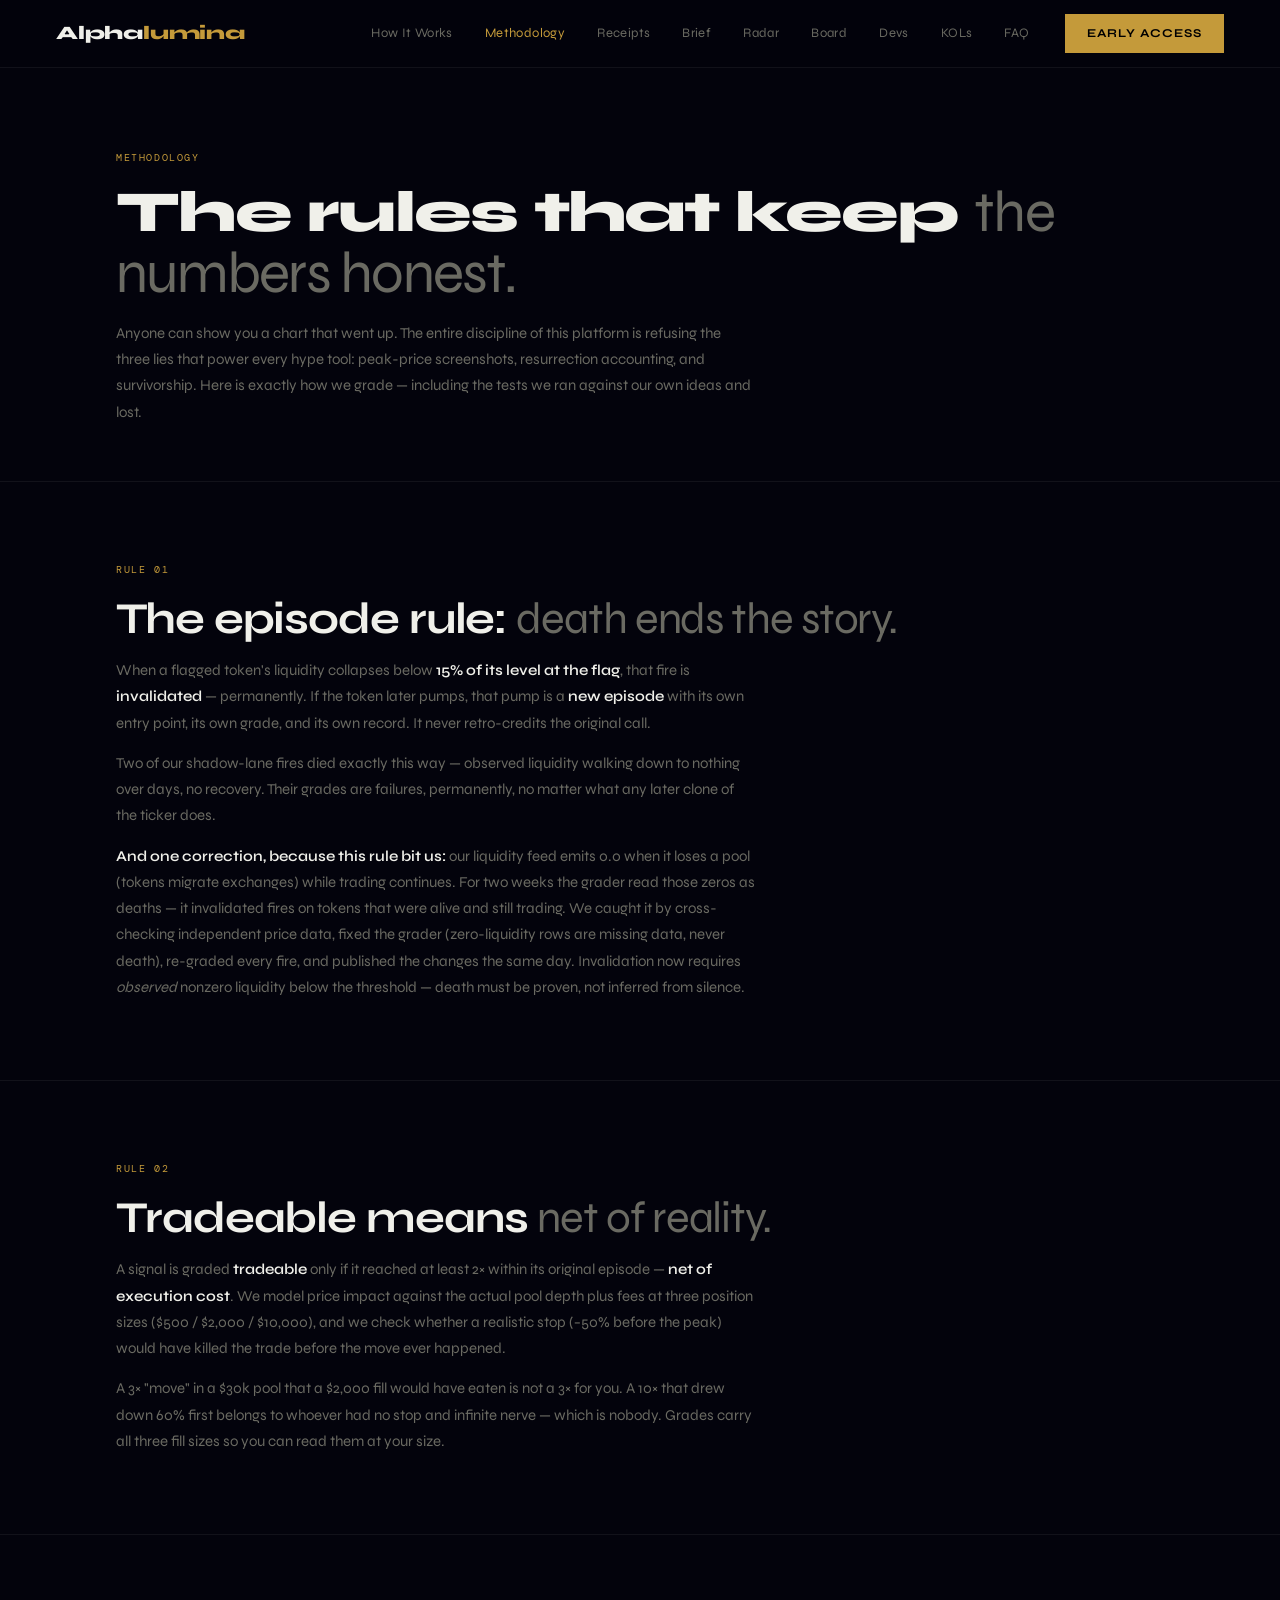
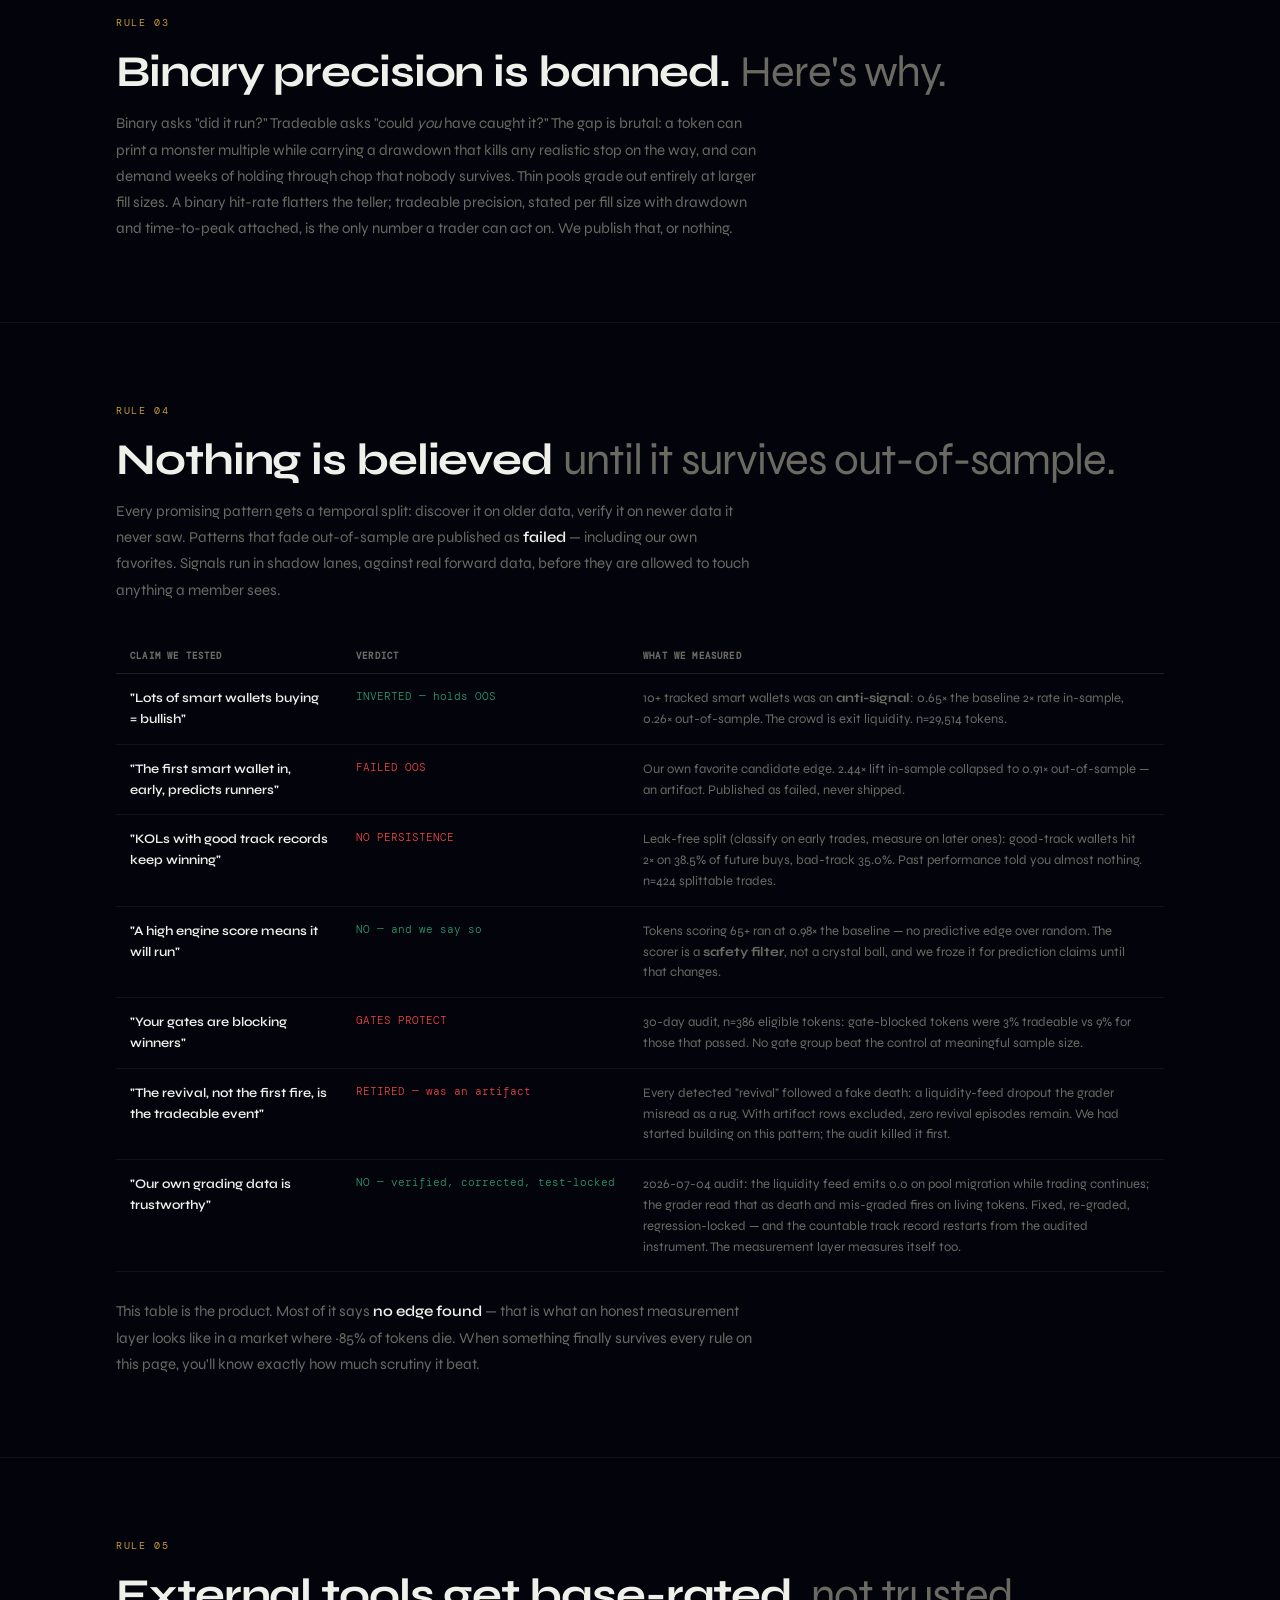
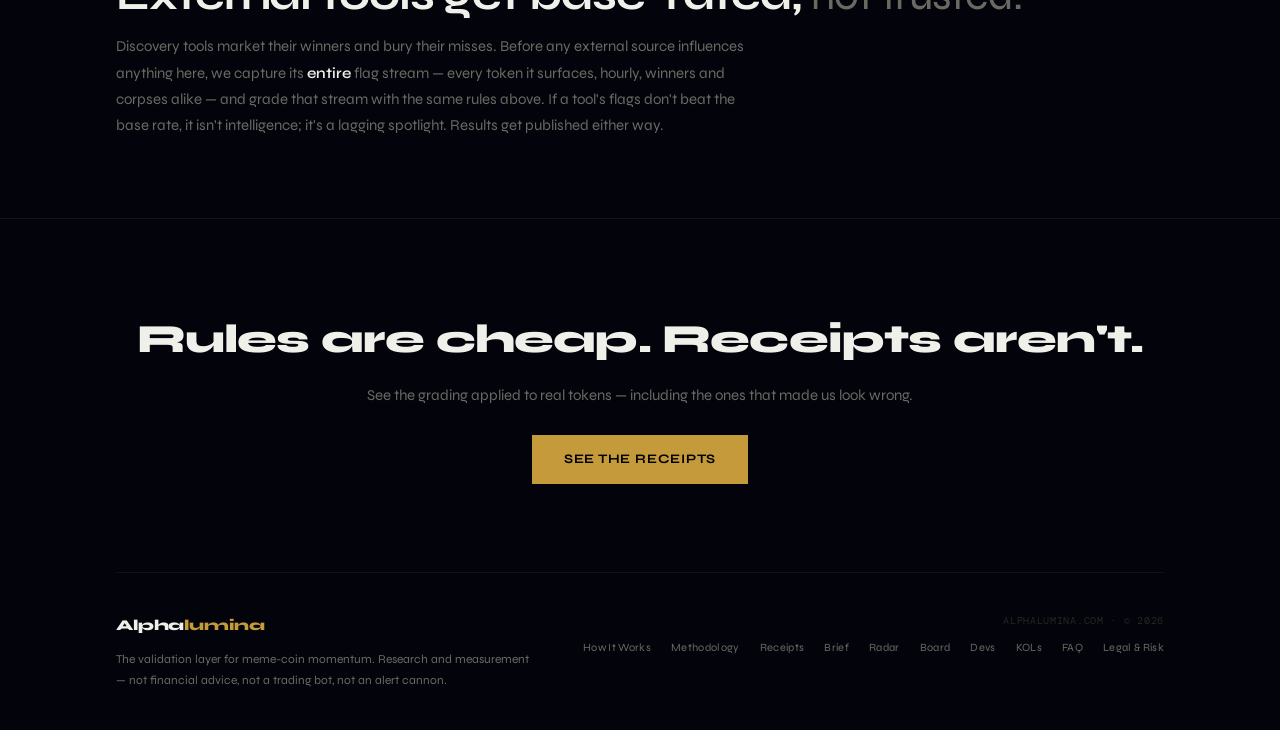
<file: methodology.html>
<!DOCTYPE html>
<html lang="en">
<head>
<meta charset="UTF-8"><meta name="viewport" content="width=device-width, initial-scale=1">
<title>Methodology — Alphalumina</title>
<meta name="description" content="The measurement rules behind Alphalumina: episode-aware grading, the round-trip rule, fill-cost-adjusted tradeability, out-of-sample discipline, and the verdicts we publish against ourselves.">
<link rel="icon" href="/favicon.svg" type="image/svg+xml">
<link rel="preconnect" href="https://fonts.googleapis.com">
<link href="https://fonts.googleapis.com/css2?family=Syne:wght@300;400;600;700;800&family=DM+Mono:wght@400;500&display=swap" rel="stylesheet">
<link rel="stylesheet" href="/assets/site.css">
</head>
<body>

<nav>
  <a href="/" class="wordmark">Alpha<span class="lum">lumina</span></a>
  <div class="nav-links" id="navLinks">
    <a href="/how-it-works" class="nav-link">How It Works</a>
    <a href="/methodology" class="nav-link active">Methodology</a>
    <a href="/receipts" class="nav-link">Receipts</a>
    <a href="/brief" class="nav-link">Brief</a>
    <a href="/radar" class="nav-link">Radar</a>
    <a href="/board" class="nav-link">Board</a>
    <a href="/devs" class="nav-link">Devs</a>
    <a href="/kols" class="nav-link">KOLs</a>
    <a href="/faq" class="nav-link">FAQ</a>
  </div>
  <div class="nav-right">
    <a href="/early-access" class="nav-cta">Early Access</a>
    <button class="nav-burger" id="navBurger" aria-label="Menu" aria-expanded="false">☰</button>
  </div>
</nav>

<header class="page-head">
  <div class="wrap">
    <div class="stag">Methodology</div>
    <h1>The rules that keep <span class="dim">the numbers honest.</span></h1>
    <p class="sp">Anyone can show you a chart that went up. The entire discipline of this platform is refusing the three lies that power every hype tool: peak-price screenshots, resurrection accounting, and survivorship. Here is exactly how we grade — including the tests we ran against our own ideas and lost.</p>
  </div>
</header>

<section class="section">
  <div class="wrap">
    <div class="stag">Rule 01</div>
    <h2 class="sh">The episode rule: <span class="dim">death ends the story.</span></h2>
    <p class="sp">When a flagged token's liquidity collapses below <b>15% of its level at the flag</b>, that fire is <b>invalidated</b> — permanently. If the token later pumps, that pump is a <b>new episode</b> with its own entry point, its own grade, and its own record. It never retro-credits the original call.</p>
    <p class="sp" style="margin-top:14px">Two of our shadow-lane fires died exactly this way — observed liquidity walking down to nothing over days, no recovery. Their grades are failures, permanently, no matter what any later clone of the ticker does.</p>
    <p class="sp" style="margin-top:14px"><b>And one correction, because this rule bit us:</b> our liquidity feed emits 0.0 when it loses a pool (tokens migrate exchanges) while trading continues. For two weeks the grader read those zeros as deaths — it invalidated fires on tokens that were alive and still trading. We caught it by cross-checking independent price data, fixed the grader (zero-liquidity rows are missing data, never death), re-graded every fire, and published the changes the same day. Invalidation now requires <em>observed</em> nonzero liquidity below the threshold — death must be proven, not inferred from silence.</p>
  </div>
</section>

<section class="section">
  <div class="wrap">
    <div class="stag">Rule 02</div>
    <h2 class="sh">Tradeable means <span class="dim">net of reality.</span></h2>
    <p class="sp">A signal is graded <b>tradeable</b> only if it reached at least 2× within its original episode — <b>net of execution cost</b>. We model price impact against the actual pool depth plus fees at three position sizes ($500 / $2,000 / $10,000), and we check whether a realistic stop (−50% before the peak) would have killed the trade before the move ever happened.</p>
    <p class="sp" style="margin-top:14px">A 3× "move" in a $30k pool that a $2,000 fill would have eaten is not a 3× for you. A 10× that drew down 60% first belongs to whoever had no stop and infinite nerve — which is nobody. Grades carry all three fill sizes so you can read them at your size.</p>
  </div>
</section>

<section class="section">
  <div class="wrap">
    <div class="stag">Rule 03</div>
    <h2 class="sh">Binary precision is banned. <span class="dim">Here's why.</span></h2>
    <p class="sp">Binary asks "did it run?" Tradeable asks "could <em>you</em> have caught it?" The gap is brutal: a token can print a monster multiple while carrying a drawdown that kills any realistic stop on the way, and can demand weeks of holding through chop that nobody survives. Thin pools grade out entirely at larger fill sizes. A binary hit-rate flatters the teller; tradeable precision, stated per fill size with drawdown and time-to-peak attached, is the only number a trader can act on. We publish that, or nothing.</p>
  </div>
</section>

<section class="section">
  <div class="wrap">
    <div class="stag">Rule 04</div>
    <h2 class="sh">Nothing is believed <span class="dim">until it survives out-of-sample.</span></h2>
    <p class="sp">Every promising pattern gets a temporal split: discover it on older data, verify it on newer data it never saw. Patterns that fade out-of-sample are published as <b>failed</b> — including our own favorites. Signals run in shadow lanes, against real forward data, before they are allowed to touch anything a member sees.</p>

    <div class="table-scroll"><table class="vtable">
      <tr><th>Claim we tested</th><th>Verdict</th><th>What we measured</th></tr>
      <tr>
        <td>"Lots of smart wallets buying = bullish"</td>
        <td class="v-validated">INVERTED — holds OOS</td>
        <td>10+ tracked smart wallets was an <b>anti-signal</b>: 0.65× the baseline 2× rate in-sample, 0.26× out-of-sample. The crowd is exit liquidity. n=29,514 tokens.</td>
      </tr>
      <tr>
        <td>"The first smart wallet in, early, predicts runners"</td>
        <td class="v-refuted">FAILED OOS</td>
        <td>Our own favorite candidate edge. 2.44× lift in-sample collapsed to 0.91× out-of-sample — an artifact. Published as failed, never shipped.</td>
      </tr>
      <tr>
        <td>"KOLs with good track records keep winning"</td>
        <td class="v-refuted">NO PERSISTENCE</td>
        <td>Leak-free split (classify on early trades, measure on later ones): good-track wallets hit 2× on 38.5% of future buys, bad-track 35.0%. Past performance told you almost nothing. n=424 splittable trades.</td>
      </tr>
      <tr>
        <td>"A high engine score means it will run"</td>
        <td class="v-validated">NO — and we say so</td>
        <td>Tokens scoring 65+ ran at 0.98× the baseline — no predictive edge over random. The scorer is a <b>safety filter</b>, not a crystal ball, and we froze it for prediction claims until that changes.</td>
      </tr>
      <tr>
        <td>"Your gates are blocking winners"</td>
        <td class="v-refuted">GATES PROTECT</td>
        <td>30-day audit, n=386 eligible tokens: gate-blocked tokens were 3% tradeable vs 9% for those that passed. No gate group beat the control at meaningful sample size.</td>
      </tr>
      <tr>
        <td>"The revival, not the first fire, is the tradeable event"</td>
        <td class="v-refuted">RETIRED — was an artifact</td>
        <td>Every detected "revival" followed a fake death: a liquidity-feed dropout the grader misread as a rug. With artifact rows excluded, zero revival episodes remain. We had started building on this pattern; the audit killed it first.</td>
      </tr>
      <tr>
        <td>"Our own grading data is trustworthy"</td>
        <td class="v-validated">NO — verified, corrected, test-locked</td>
        <td>2026-07-04 audit: the liquidity feed emits 0.0 on pool migration while trading continues; the grader read that as death and mis-graded fires on living tokens. Fixed, re-graded, regression-locked — and the countable track record restarts from the audited instrument. The measurement layer measures itself too.</td>
      </tr>
    </table></div>

    <p class="sp" style="margin-top:26px">This table is the product. Most of it says <b>no edge found</b> — that is what an honest measurement layer looks like in a market where ~85% of tokens die. When something finally survives every rule on this page, you'll know exactly how much scrutiny it beat.</p>
  </div>
</section>

<section class="section">
  <div class="wrap">
    <div class="stag">Rule 05</div>
    <h2 class="sh">External tools get base-rated, <span class="dim">not trusted.</span></h2>
    <p class="sp">Discovery tools market their winners and bury their misses. Before any external source influences anything here, we capture its <b>entire</b> flag stream — every token it surfaces, hourly, winners and corpses alike — and grade that stream with the same rules above. If a tool's flags don't beat the base rate, it isn't intelligence; it's a lagging spotlight. Results get published either way.</p>
  </div>
</section>

<section class="cta-band">
  <div class="wrap">
    <h2>Rules are cheap. Receipts aren't.</h2>
    <p>See the grading applied to real tokens — including the ones that made us look wrong.</p>
    <a href="/receipts" class="btn-gold">See the Receipts</a>
  </div>
</section>

<div class="wrap"><footer>
  <div>
    <div class="fmark">Alpha<span class="lum">lumina</span></div>
    <p class="ft-note">The validation layer for meme-coin momentum. Research and measurement — not financial advice, not a trading bot, not an alert cannon.</p>
  </div>
  <div style="text-align:right">
    <p class="ft-meta">alphalumina.com · © 2026</p>
    <div class="ft-links">
      <a href="/how-it-works" class="nav-link" style="font-size:11px">How It Works</a>
      <a href="/methodology" class="nav-link" style="font-size:11px">Methodology</a>
      <a href="/receipts" class="nav-link" style="font-size:11px">Receipts</a>
      <a href="/brief" class="nav-link" style="font-size:11px">Brief</a>
      <a href="/radar" class="nav-link" style="font-size:11px">Radar</a>
      <a href="/board" class="nav-link" style="font-size:11px">Board</a>
      <a href="/devs" class="nav-link" style="font-size:11px">Devs</a>
      <a href="/kols" class="nav-link" style="font-size:11px">KOLs</a>
      <a href="/faq" class="nav-link" style="font-size:11px">FAQ</a>
      <a href="/legal" class="nav-link" style="font-size:11px">Legal &amp; Risk</a>
    </div>
  </div>
</footer></div>

<script src="/assets/site.js"></script>
</body>
</html>
</file>
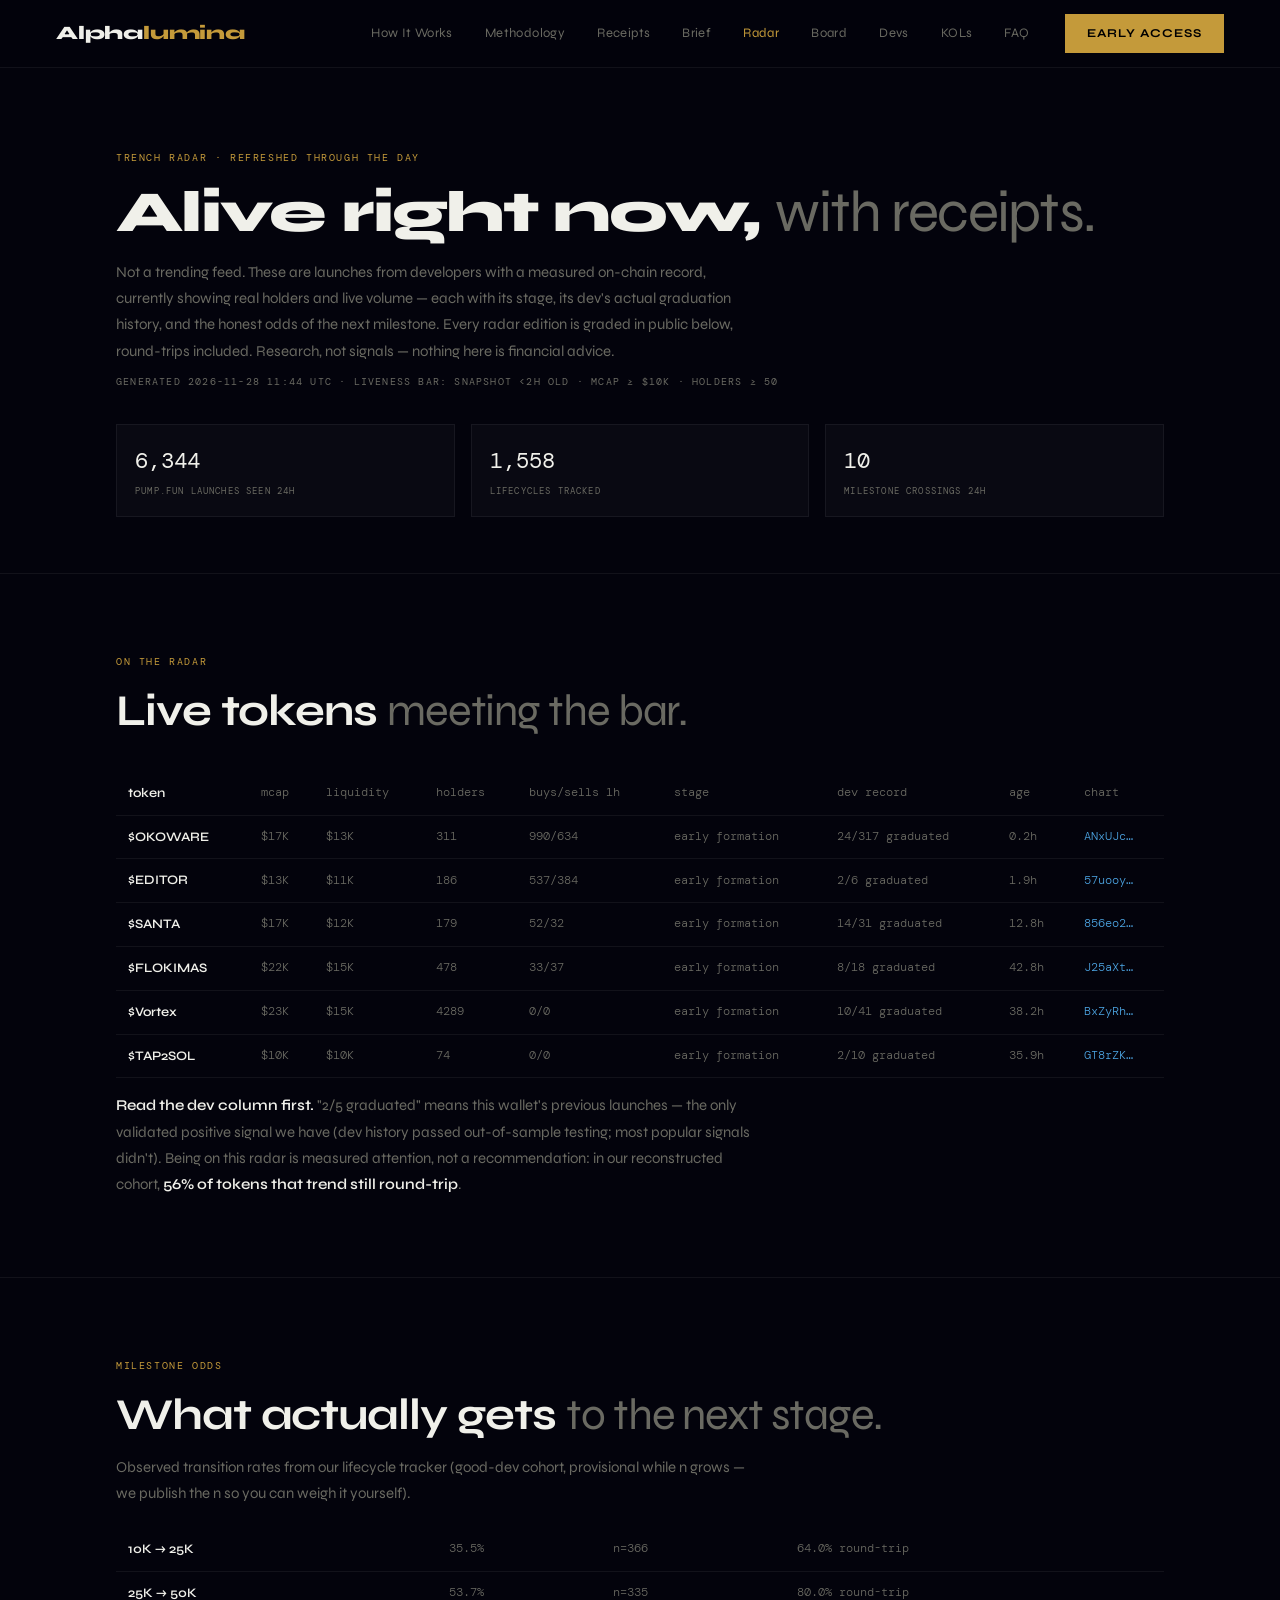
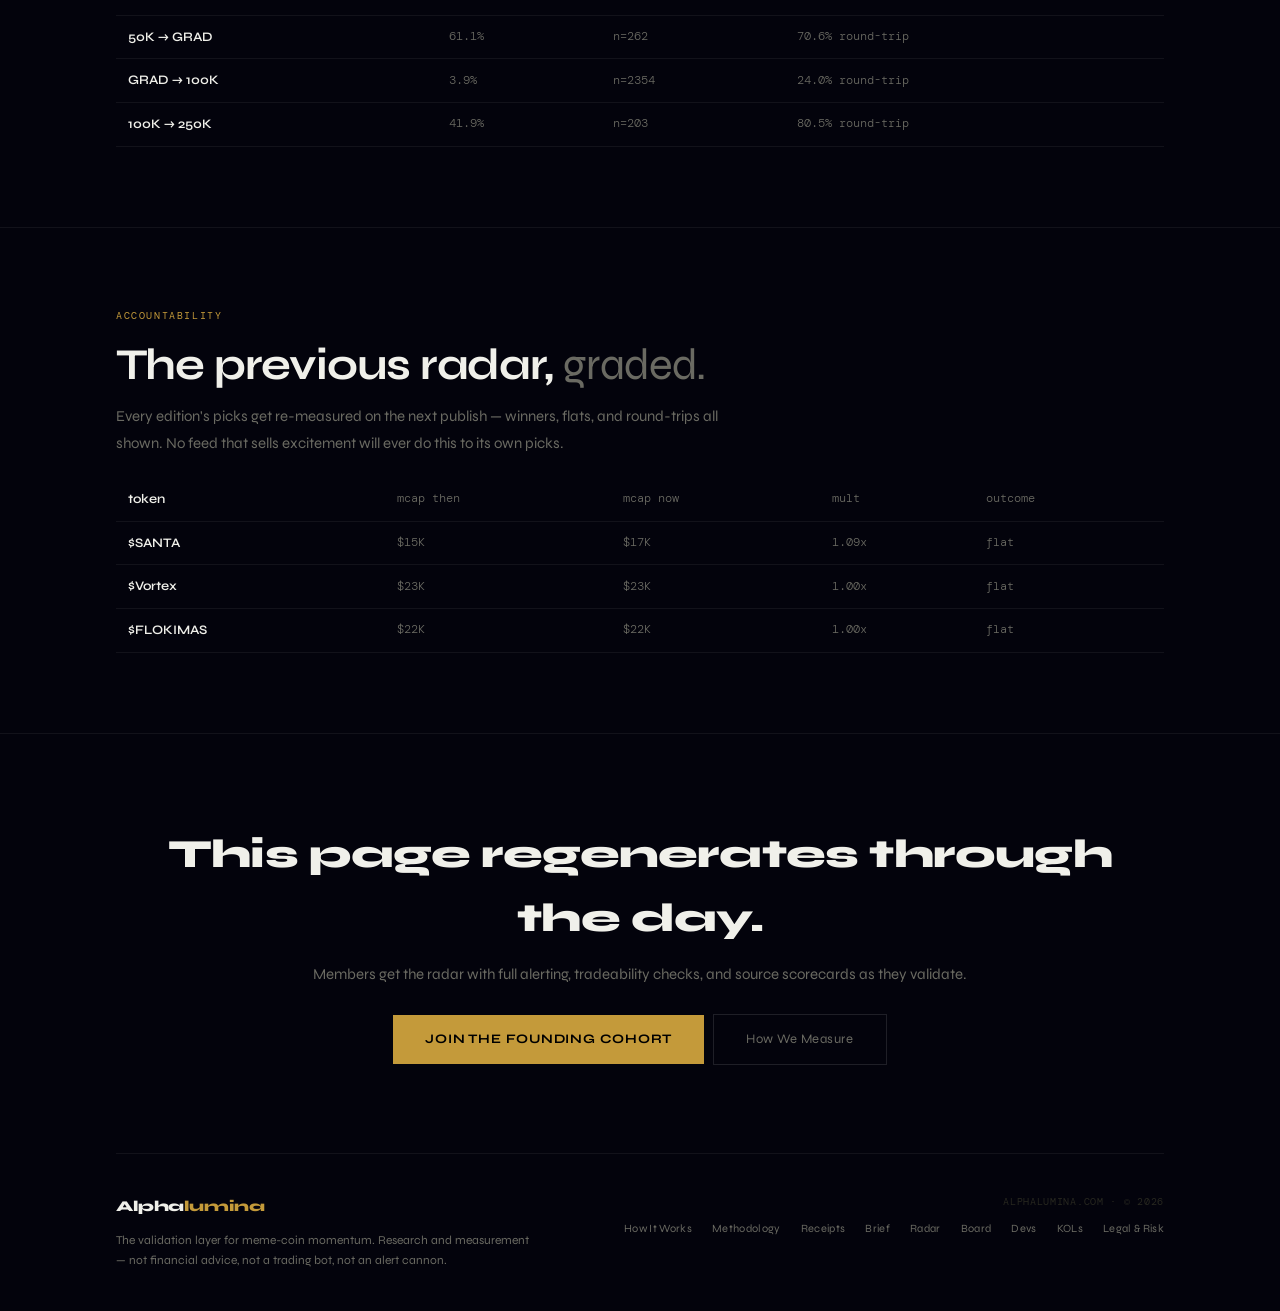
<file: radar.html>
<!DOCTYPE html>
<html lang="en">
<head>
<meta charset="UTF-8"><meta name="viewport" content="width=device-width, initial-scale=1">
<title>Trench Radar — Alphalumina</title>
<meta name="description" content="Live good-dev pump.fun tokens with measured context: dev record, stage, honest milestone odds — and every previous radar graded in public, round-trips included.">
<link rel="icon" href="/favicon.svg" type="image/svg+xml">
<link rel="preconnect" href="https://fonts.googleapis.com">
<link href="https://fonts.googleapis.com/css2?family=Syne:wght@300;400;600;700;800&family=DM+Mono:wght@400;500&display=swap" rel="stylesheet">
<link rel="stylesheet" href="/assets/site.css">
<style>
.brief-meta{font-family:var(--mono);font-size:10px;letter-spacing:.12em;text-transform:uppercase;color:var(--fg2);margin-top:10px}
.btable{width:100%;border-collapse:collapse;margin-top:22px;font-size:13px}
.btable td{padding:11px 12px;border-bottom:1px solid var(--border);font-weight:300;color:var(--fg2)}
.btable td:first-child{color:var(--fg);font-weight:600}
.btable .mono{font-family:var(--mono);font-size:11.5px}
.btable .pos{color:#4fde78} .btable .neg{color:#ef8888}
.btable .quiet{color:var(--fg2);font-style:italic}
.btable a{color:#4ca3e0;text-decoration:none}
.statrow{display:grid;grid-template-columns:repeat(3,1fr);gap:16px;margin-top:34px}
.stat{background:var(--glass);border:1px solid var(--border);padding:18px}
.stat .v{font-family:var(--mono);font-size:22px;color:var(--fg)}
.stat .l{font-family:var(--mono);font-size:9px;letter-spacing:.13em;text-transform:uppercase;color:var(--fg2);margin-top:6px}
@media(max-width:960px){.statrow{grid-template-columns:repeat(1,1fr)}}
</style>
</head>
<body>

<nav>
  <a href="/" class="wordmark">Alpha<span class="lum">lumina</span></a>
  <div class="nav-links" id="navLinks">
    <a href="/how-it-works" class="nav-link">How It Works</a>
    <a href="/methodology" class="nav-link">Methodology</a>
    <a href="/receipts" class="nav-link">Receipts</a>
    <a href="/brief" class="nav-link">Brief</a>
    <a href="/radar" class="nav-link active">Radar</a>
    <a href="/board" class="nav-link">Board</a>
    <a href="/devs" class="nav-link">Devs</a>
    <a href="/kols" class="nav-link">KOLs</a>
    <a href="/faq" class="nav-link">FAQ</a>
  </div>
  <div class="nav-right">
    <a href="/early-access" class="nav-cta">Early Access</a>
    <button class="nav-burger" id="navBurger" aria-label="Menu" aria-expanded="false">☰</button>
  </div>
</nav>

<header class="page-head">
  <div class="wrap">
    <div class="stag">Trench Radar · refreshed through the day</div>
    <h1>Alive right now, <span class="dim">with receipts.</span></h1>
    <p class="sp">Not a trending feed. These are launches from developers with a measured on-chain
    record, currently showing real holders and live volume — each with its stage, its dev's actual
    graduation history, and the honest odds of the next milestone. Every radar edition is graded in
    public below, round-trips included. Research, not signals — nothing here is financial advice.</p>
    <p class="brief-meta">generated 2026-11-28 11:44 UTC · liveness bar: snapshot &lt;2h old · mcap ≥ $10K · holders ≥ 50</p>
    <div class="statrow">
      <div class="stat"><div class="v">6,344</div><div class="l">pump.fun launches seen 24h</div></div>
      <div class="stat"><div class="v">1,558</div><div class="l">lifecycles tracked</div></div>
      <div class="stat"><div class="v">10</div><div class="l">milestone crossings 24h</div></div>
    </div>
  </div>
</header>

<section class="section">
  <div class="wrap">
    <div class="stag">On the radar</div>
    <h2 class="sh">Live tokens <span class="dim">meeting the bar.</span></h2>
    <div class="table-scroll"><table class="btable">
      <tr><td>token</td><td class="mono">mcap</td><td class="mono">liquidity</td><td class="mono">holders</td>
      <td class="mono">buys/sells 1h</td><td class="mono">stage</td><td class="mono">dev record</td>
      <td class="mono">age</td><td class="mono">chart</td></tr>
      <tr><td>$OKOWARE</td><td class="mono">$17K</td><td class="mono">$13K</td><td class="mono">311</td><td class="mono">990/634</td><td class="mono">early formation</td><td class="mono">24/317 graduated</td><td class="mono">0.2h</td><td class="mono"><a href="https://gmgn.ai/sol/token/ANxUJcRwevw9xcWMQNrwgpzcdeSgXzNq6hLUxGG3pump" target="_blank" rel="noopener">ANxUJc…</a></td></tr><tr><td>$EDITOR</td><td class="mono">$13K</td><td class="mono">$11K</td><td class="mono">186</td><td class="mono">537/384</td><td class="mono">early formation</td><td class="mono">2/6 graduated</td><td class="mono">1.9h</td><td class="mono"><a href="https://gmgn.ai/sol/token/57uooyjwYX2kpSGN3QnBLWAwk4KMZYbkp5e8f7i7pump" target="_blank" rel="noopener">57uooy…</a></td></tr><tr><td>$SANTA</td><td class="mono">$17K</td><td class="mono">$12K</td><td class="mono">179</td><td class="mono">52/32</td><td class="mono">early formation</td><td class="mono">14/31 graduated</td><td class="mono">12.8h</td><td class="mono"><a href="https://gmgn.ai/sol/token/856eo2Q9FRC5Wb9GxAFpUR4SdaHiod3bP6Z6bGbopump" target="_blank" rel="noopener">856eo2…</a></td></tr><tr><td>$FLOKIMAS</td><td class="mono">$22K</td><td class="mono">$15K</td><td class="mono">478</td><td class="mono">33/37</td><td class="mono">early formation</td><td class="mono">8/18 graduated</td><td class="mono">42.8h</td><td class="mono"><a href="https://gmgn.ai/sol/token/J25aXtTx91Eg3MNe6P2bP4Qyvu7yYDeEFmRyw3UTpump" target="_blank" rel="noopener">J25aXt…</a></td></tr><tr><td>$Vortex</td><td class="mono">$23K</td><td class="mono">$15K</td><td class="mono">4289</td><td class="mono">0/0</td><td class="mono">early formation</td><td class="mono">10/41 graduated</td><td class="mono">38.2h</td><td class="mono"><a href="https://gmgn.ai/sol/token/BxZyRhP3fdNeFmLqKTzW5e9QWtjEfgqqZh8ZAti8pump" target="_blank" rel="noopener">BxZyRh…</a></td></tr><tr><td>$TAP2SOL</td><td class="mono">$10K</td><td class="mono">$10K</td><td class="mono">74</td><td class="mono">0/0</td><td class="mono">early formation</td><td class="mono">2/10 graduated</td><td class="mono">35.9h</td><td class="mono"><a href="https://gmgn.ai/sol/token/GT8rZKrYFvF5W4uYqRbP8uHPT9FYvHUQ7rRPqKNzpump" target="_blank" rel="noopener">GT8rZK…</a></td></tr>
    </table></div>
    <p class="sp" style="margin-top:14px"><strong>Read the dev column first.</strong> "2/5 graduated"
    means this wallet's previous launches — the only validated positive signal we have (dev history
    passed out-of-sample testing; most popular signals didn't). Being on this radar is measured
    attention, not a recommendation: in our reconstructed cohort, <strong>56% of tokens that trend
    still round-trip</strong>.</p>
  </div>
</section>

<section class="section">
  <div class="wrap">
    <div class="stag">Milestone odds</div>
    <h2 class="sh">What actually gets <span class="dim">to the next stage.</span></h2>
    <p class="sp">Observed transition rates from our lifecycle tracker (good-dev cohort, provisional
    while n grows — we publish the n so you can weigh it yourself).</p>
    <div class="table-scroll"><table class="btable"><tr><td>10K → 25K</td><td class="mono">35.5%</td><td class="mono">n=366</td><td class="mono">64.0% round-trip</td></tr><tr><td>25K → 50K</td><td class="mono">53.7%</td><td class="mono">n=335</td><td class="mono">80.0% round-trip</td></tr><tr><td>50K → GRAD</td><td class="mono">61.1%</td><td class="mono">n=262</td><td class="mono">70.6% round-trip</td></tr><tr><td>GRAD → 100K</td><td class="mono">3.9%</td><td class="mono">n=2354</td><td class="mono">24.0% round-trip</td></tr><tr><td>100K → 250K</td><td class="mono">41.9%</td><td class="mono">n=203</td><td class="mono">80.5% round-trip</td></tr></table></div>
  </div>
</section>

<section class="section">
  <div class="wrap">
    <div class="stag">Accountability</div>
    <h2 class="sh">The previous radar, <span class="dim">graded.</span></h2>
    <p class="sp">Every edition's picks get re-measured on the next publish — winners, flats, and
    round-trips all shown. No feed that sells excitement will ever do this to its own picks.</p>
    <div class="table-scroll"><table class="btable">
      <tr><td>token</td><td class="mono">mcap then</td><td class="mono">mcap now</td><td class="mono">mult</td><td class="mono">outcome</td></tr>
      <tr><td>$SANTA</td><td class="mono">$15K</td><td class="mono">$17K</td><td class="mono ">1.09x</td><td class="mono ">flat</td></tr><tr><td>$Vortex</td><td class="mono">$23K</td><td class="mono">$23K</td><td class="mono ">1.00x</td><td class="mono ">flat</td></tr><tr><td>$FLOKIMAS</td><td class="mono">$22K</td><td class="mono">$22K</td><td class="mono ">1.00x</td><td class="mono ">flat</td></tr>
    </table></div>
  </div>
</section>

<section class="cta-band">
  <div class="wrap">
    <h2>This page regenerates through the day.</h2>
    <p>Members get the radar with full alerting, tradeability checks, and source scorecards as they validate.</p>
    <a href="/early-access" class="btn-gold">Join the Founding Cohort</a>
    &nbsp;&nbsp;<a href="/methodology" class="btn-ghost">How We Measure</a>
  </div>
</section>

<div class="wrap"><footer>
  <div>
    <div class="fmark">Alpha<span class="lum">lumina</span></div>
    <p class="ft-note">The validation layer for meme-coin momentum. Research and measurement — not financial advice, not a trading bot, not an alert cannon.</p>
  </div>
  <div style="text-align:right">
    <p class="ft-meta">alphalumina.com · © 2026</p>
    <div class="ft-links">
      <a href="/how-it-works" class="nav-link" style="font-size:11px">How It Works</a>
      <a href="/methodology" class="nav-link" style="font-size:11px">Methodology</a>
      <a href="/receipts" class="nav-link" style="font-size:11px">Receipts</a>
      <a href="/brief" class="nav-link" style="font-size:11px">Brief</a>
      <a href="/radar" class="nav-link" style="font-size:11px">Radar</a>
      <a href="/board" class="nav-link" style="font-size:11px">Board</a>
      <a href="/devs" class="nav-link" style="font-size:11px">Devs</a>
      <a href="/kols" class="nav-link" style="font-size:11px">KOLs</a>
      <a href="/legal" class="nav-link" style="font-size:11px">Legal &amp; Risk</a>
    </div>
  </div>
</footer></div>

<script src="/assets/site.js"></script>
</body>
</html>
</file>
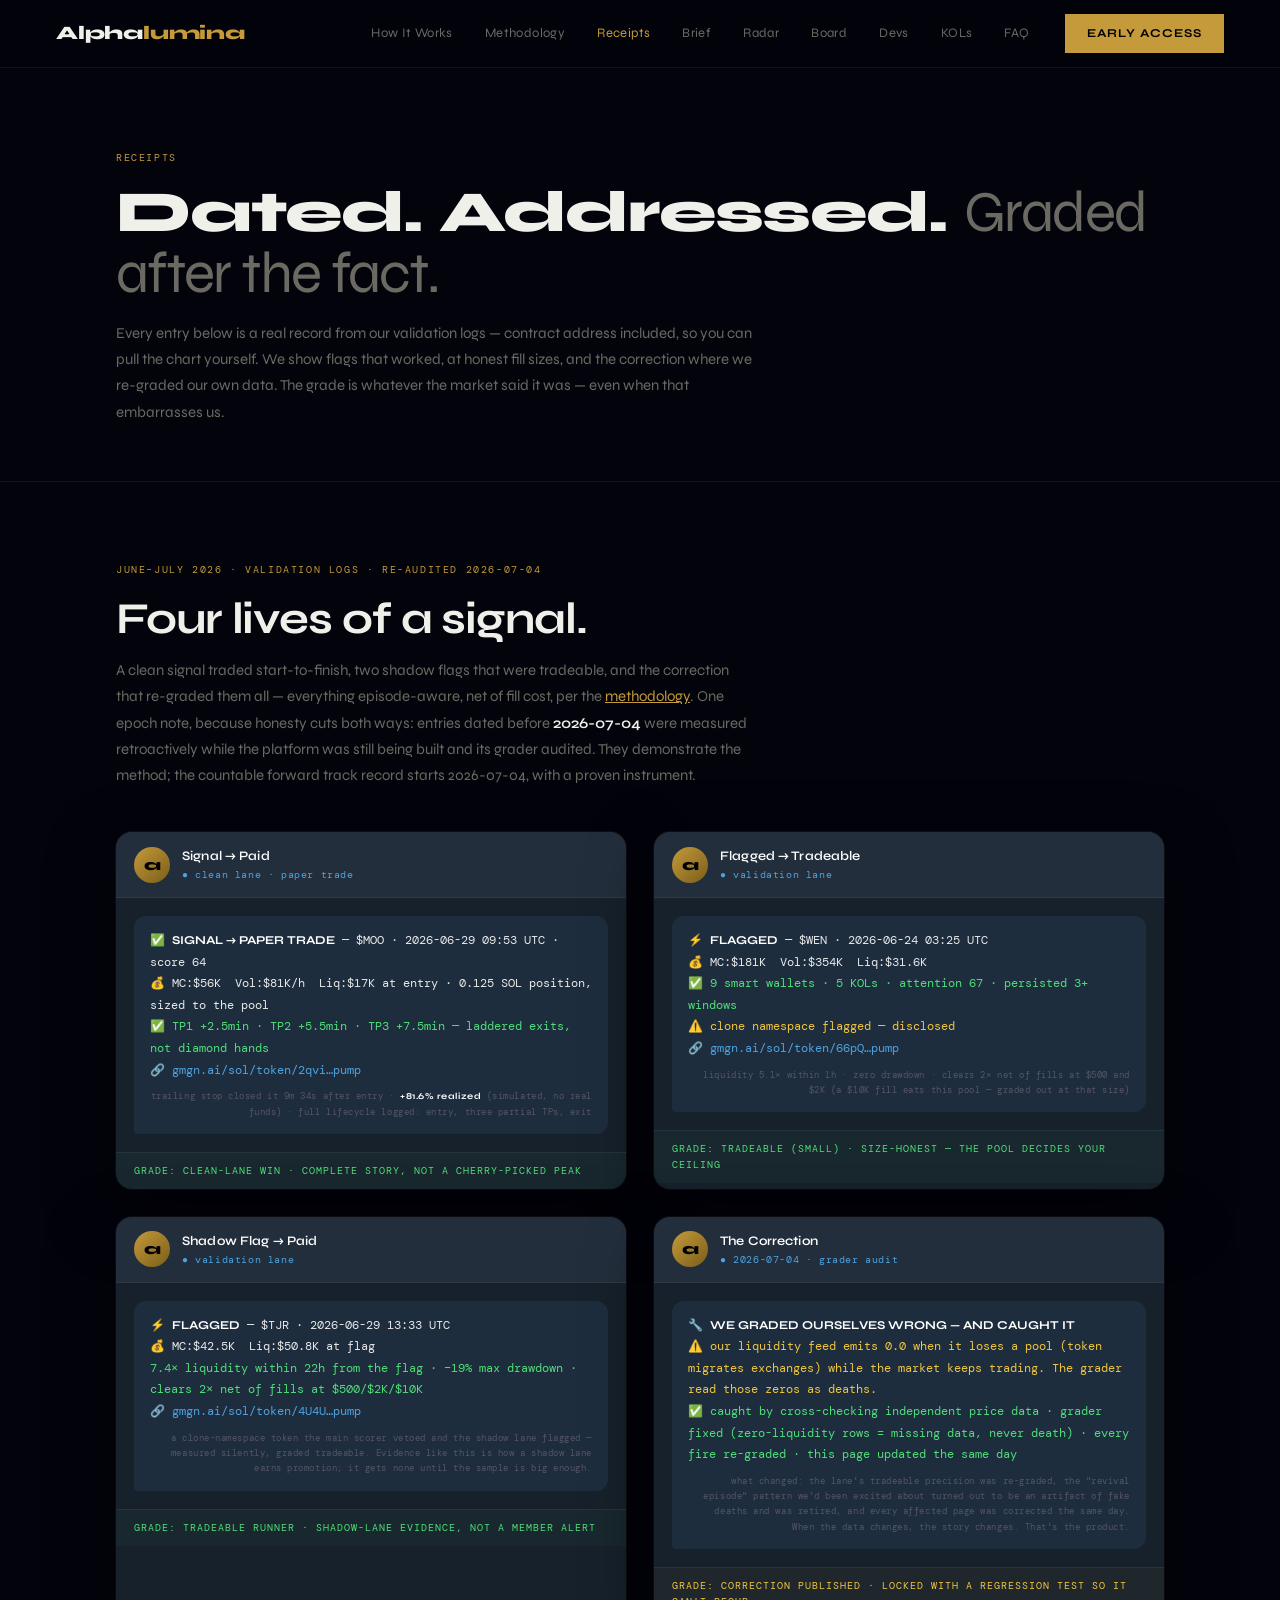
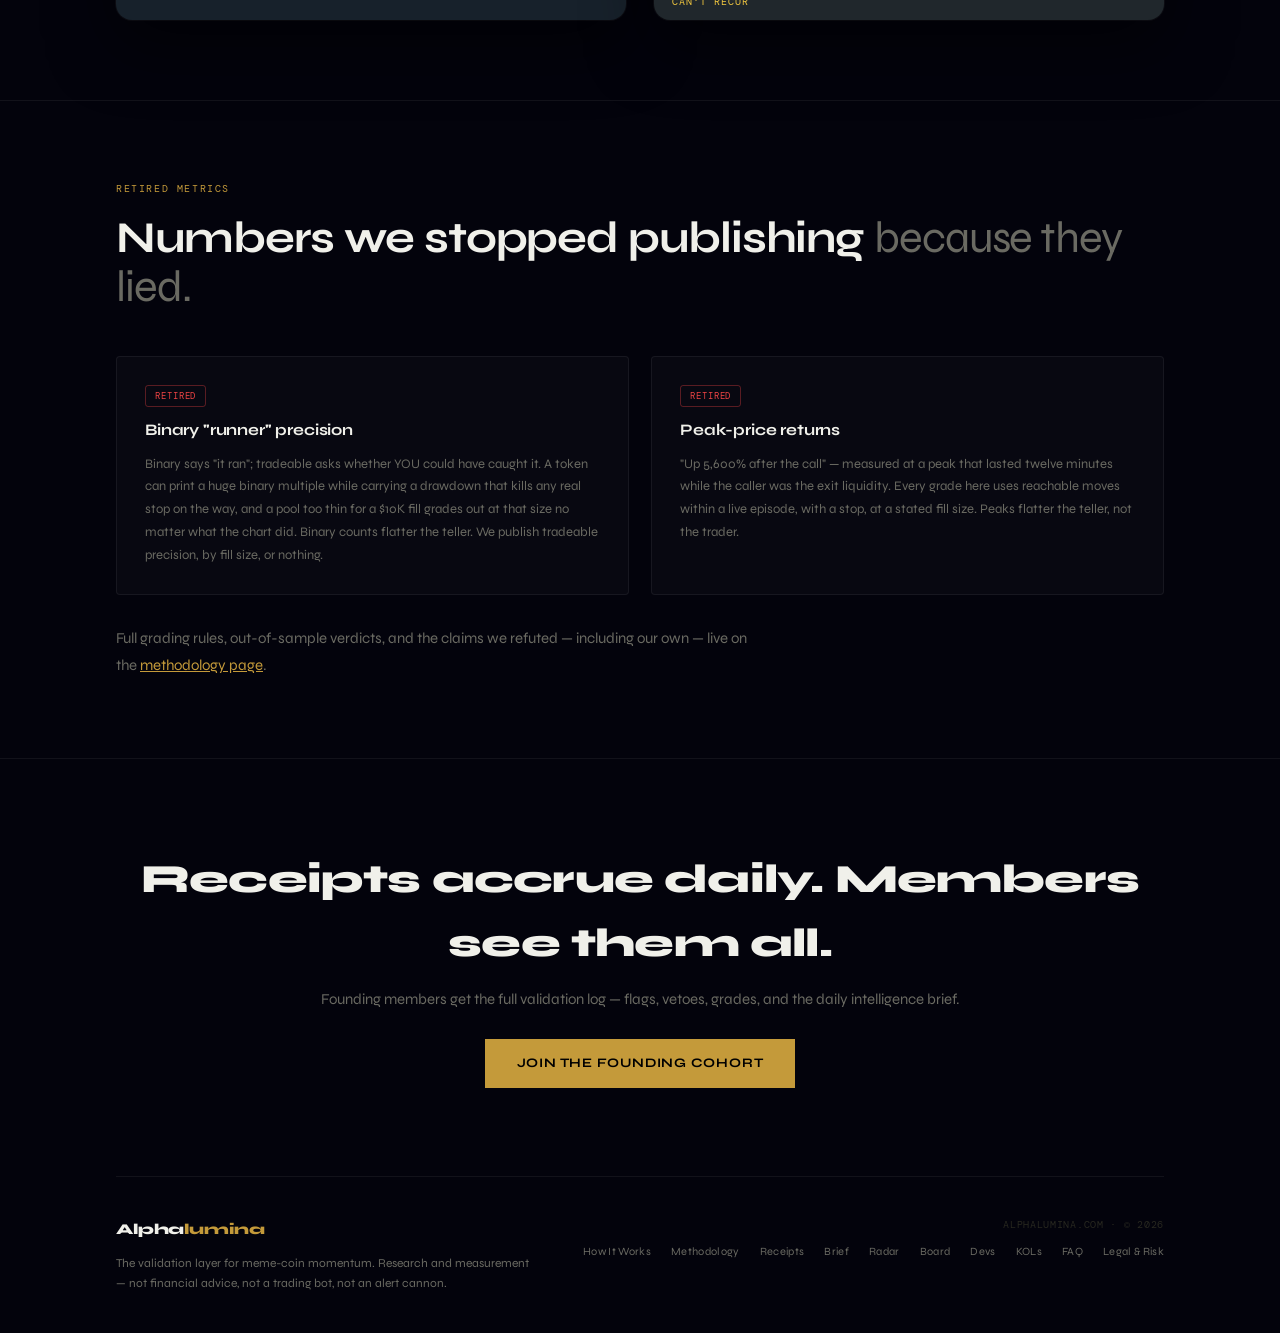
<file: receipts.html>
<!DOCTYPE html>
<html lang="en">
<head>
<meta charset="UTF-8"><meta name="viewport" content="width=device-width, initial-scale=1">
<title>Receipts — Alphalumina</title>
<meta name="description" content="Real, dated, contract-addressed entries from Alphalumina's validation logs: flagged tokens, rejected tokens, revival episodes, and the metrics we retired — outcomes included.">
<link rel="icon" href="/favicon.svg" type="image/svg+xml">
<link rel="preconnect" href="https://fonts.googleapis.com">
<link href="https://fonts.googleapis.com/css2?family=Syne:wght@300;400;600;700;800&family=DM+Mono:wght@400;500&display=swap" rel="stylesheet">
<link rel="stylesheet" href="/assets/site.css">
<style>
.receipt-grid{display:grid;grid-template-columns:1fr 1fr;gap:28px;margin-top:44px}
@media(max-width:960px){.receipt-grid{grid-template-columns:1fr}}
.verdict-line{font-family:var(--mono);font-size:10px;letter-spacing:.1em;text-transform:uppercase;padding:10px 18px;border-top:1px solid rgba(255,255,255,.06)}
.verdict-line.win{color:#4fde78;background:rgba(42,156,106,.06)}
.verdict-line.veto{color:#f0c63f;background:rgba(196,154,58,.05)}
.verdict-line.trap{color:#ef8888;background:rgba(239,68,68,.05)}
</style>
</head>
<body>

<nav>
  <a href="/" class="wordmark">Alpha<span class="lum">lumina</span></a>
  <div class="nav-links" id="navLinks">
    <a href="/how-it-works" class="nav-link">How It Works</a>
    <a href="/methodology" class="nav-link">Methodology</a>
    <a href="/receipts" class="nav-link active">Receipts</a>
    <a href="/brief" class="nav-link">Brief</a>
    <a href="/radar" class="nav-link">Radar</a>
    <a href="/board" class="nav-link">Board</a>
    <a href="/devs" class="nav-link">Devs</a>
    <a href="/kols" class="nav-link">KOLs</a>
    <a href="/faq" class="nav-link">FAQ</a>
  </div>
  <div class="nav-right">
    <a href="/early-access" class="nav-cta">Early Access</a>
    <button class="nav-burger" id="navBurger" aria-label="Menu" aria-expanded="false">☰</button>
  </div>
</nav>

<header class="page-head">
  <div class="wrap">
    <div class="stag">Receipts</div>
    <h1>Dated. Addressed. <span class="dim">Graded after the fact.</span></h1>
    <p class="sp">Every entry below is a real record from our validation logs — contract address included, so you can pull the chart yourself. We show flags that worked, at honest fill sizes, and the correction where we re-graded our own data. The grade is whatever the market said it was — even when that embarrasses us.</p>
  </div>
</header>

<section class="section">
  <div class="wrap">
    <div class="stag">June–July 2026 · validation logs · re-audited 2026-07-04</div>
    <h2 class="sh">Four lives of a signal.</h2>
    <p class="sp">A clean signal traded start-to-finish, two shadow flags that were tradeable, and the correction that re-graded them all — everything episode-aware, net of fill cost, per the <a href="/methodology" style="color:var(--gold)">methodology</a>. One epoch note, because honesty cuts both ways: entries dated before <b>2026-07-04</b> were measured retroactively while the platform was still being built and its grader audited. They demonstrate the method; the countable forward track record starts 2026-07-04, with a proven instrument.</p>

    <div class="receipt-grid">

      <div class="tg-mockup">
        <div class="tg-header">
          <div class="tg-avatar">α</div>
          <div><div class="tg-hname">Signal → Paid</div><div class="tg-hstatus">● clean lane · paper trade</div></div>
        </div>
        <div class="tg-body">
          <div class="tg-bubble">
            ✅ <b>SIGNAL → PAPER TRADE</b> — $MOO · 2026-06-29 09:53 UTC · score 64<br>
            💰 MC:$56K &nbsp;Vol:$81K/h &nbsp;Liq:$17K at entry · 0.125 SOL position, sized to the pool<br>
            <span class="tg-ok">✅ TP1 +2.5min · TP2 +5.5min · TP3 +7.5min — laddered exits, not diamond hands</span><br>
            <a class="tg-link" href="https://gmgn.ai/sol/token/2qviVzJF1CG7yU9nwoz4Jmg79PFQxHm25x1ddwC6pump" target="_blank" rel="noopener">🔗 gmgn.ai/sol/token/2qvi…pump</a>
            <div class="tg-ts">trailing stop closed it 9m 34s after entry · <b>+81.6% realized</b> (simulated, no real funds) · full lifecycle logged: entry, three partial TPs, exit</div>
          </div>
        </div>
        <div class="verdict-line win">grade: clean-lane win · complete story, not a cherry-picked peak</div>
      </div>

      <div class="tg-mockup">
        <div class="tg-header">
          <div class="tg-avatar">α</div>
          <div><div class="tg-hname">Flagged → Tradeable</div><div class="tg-hstatus">● validation lane</div></div>
        </div>
        <div class="tg-body">
          <div class="tg-bubble">
            ⚡ <b>FLAGGED</b> — $WEN · 2026-06-24 03:25 UTC<br>
            💰 MC:$181K &nbsp;Vol:$354K &nbsp;Liq:$31.6K<br>
            <span class="tg-ok">✅ 9 smart wallets · 5 KOLs · attention 67 · persisted 3+ windows</span><br>
            <span class="tg-warn">⚠️ clone namespace flagged — disclosed</span><br>
            <a class="tg-link" href="https://gmgn.ai/sol/token/66pQgfLHEfbHSBgYSZSrKEdJHHaGiYbgCtNbz48Apump" target="_blank" rel="noopener">🔗 gmgn.ai/sol/token/66pQ…pump</a>
            <div class="tg-ts">liquidity 5.1× within 1h · zero drawdown · clears 2× net of fills at $500 and $2K (a $10K fill eats this pool — graded out at that size)</div>
          </div>
        </div>
        <div class="verdict-line win">grade: tradeable (small) · size-honest — the pool decides your ceiling</div>
      </div>

      <div class="tg-mockup">
        <div class="tg-header">
          <div class="tg-avatar">α</div>
          <div><div class="tg-hname">Shadow Flag → Paid</div><div class="tg-hstatus">● validation lane</div></div>
        </div>
        <div class="tg-body">
          <div class="tg-bubble">
            ⚡ <b>FLAGGED</b> — $TJR · 2026-06-29 13:33 UTC<br>
            💰 MC:$42.5K &nbsp;Liq:$50.8K at flag<br>
            <span class="tg-ok">7.4× liquidity within 22h from the flag · −19% max drawdown · clears 2× net of fills at $500/$2K/$10K</span><br>
            <a class="tg-link" href="https://gmgn.ai/sol/token/4U4U8oXwDyVXGeTffMXds4NAgBgLFwq3wNvTCRTSpump" target="_blank" rel="noopener">🔗 gmgn.ai/sol/token/4U4U…pump</a>
            <div class="tg-ts">a clone-namespace token the main scorer vetoed and the shadow lane flagged — measured silently, graded tradeable. Evidence like this is how a shadow lane earns promotion; it gets none until the sample is big enough.</div>
          </div>
        </div>
        <div class="verdict-line win">grade: tradeable runner · shadow-lane evidence, not a member alert</div>
      </div>

      <div class="tg-mockup">
        <div class="tg-header">
          <div class="tg-avatar">α</div>
          <div><div class="tg-hname">The Correction</div><div class="tg-hstatus">● 2026-07-04 · grader audit</div></div>
        </div>
        <div class="tg-body">
          <div class="tg-bubble">
            🔧 <b>WE GRADED OURSELVES WRONG — AND CAUGHT IT</b><br>
            <span class="tg-warn">⚠️ our liquidity feed emits 0.0 when it loses a pool (token migrates exchanges) while the market keeps trading. The grader read those zeros as deaths.</span><br>
            <span class="tg-ok">✅ caught by cross-checking independent price data · grader fixed (zero-liquidity rows = missing data, never death) · every fire re-graded · this page updated the same day</span><br>
            <div class="tg-ts">what changed: the lane's tradeable precision was re-graded, the "revival episode" pattern we'd been excited about turned out to be an artifact of fake deaths and was retired, and every affected page was corrected the same day. When the data changes, the story changes. That's the product.</div>
          </div>
        </div>
        <div class="verdict-line veto">grade: correction published · locked with a regression test so it can't recur</div>
      </div>

    </div>
  </div>
</section>

<section class="section">
  <div class="wrap">
    <div class="stag">Retired metrics</div>
    <h2 class="sh">Numbers we stopped publishing <span class="dim">because they lied.</span></h2>
    <div class="grid2">
      <div class="card">
        <div class="kicker"><span class="tag rejected">retired</span></div>
        <h3>Binary "runner" precision</h3>
        <p>Binary says "it ran"; tradeable asks whether YOU could have caught it. A token can print a huge binary multiple while carrying a drawdown that kills any real stop on the way, and a pool too thin for a $10K fill grades out at that size no matter what the chart did. Binary counts flatter the teller. We publish tradeable precision, by fill size, or nothing.</p>
      </div>
      <div class="card">
        <div class="kicker"><span class="tag rejected">retired</span></div>
        <h3>Peak-price returns</h3>
        <p>"Up 5,600% after the call" — measured at a peak that lasted twelve minutes while the caller was the exit liquidity. Every grade here uses reachable moves within a live episode, with a stop, at a stated fill size. Peaks flatter the teller, not the trader.</p>
      </div>
    </div>
    <p class="sp" style="margin-top:30px">Full grading rules, out-of-sample verdicts, and the claims we refuted — including our own — live on the <a href="/methodology" style="color:var(--gold)">methodology page</a>.</p>
  </div>
</section>

<section class="cta-band">
  <div class="wrap">
    <h2>Receipts accrue daily. Members see them all.</h2>
    <p>Founding members get the full validation log — flags, vetoes, grades, and the daily intelligence brief.</p>
    <a href="/early-access" class="btn-gold">Join the Founding Cohort</a>
  </div>
</section>

<div class="wrap"><footer>
  <div>
    <div class="fmark">Alpha<span class="lum">lumina</span></div>
    <p class="ft-note">The validation layer for meme-coin momentum. Research and measurement — not financial advice, not a trading bot, not an alert cannon.</p>
  </div>
  <div style="text-align:right">
    <p class="ft-meta">alphalumina.com · © 2026</p>
    <div class="ft-links">
      <a href="/how-it-works" class="nav-link" style="font-size:11px">How It Works</a>
      <a href="/methodology" class="nav-link" style="font-size:11px">Methodology</a>
      <a href="/receipts" class="nav-link" style="font-size:11px">Receipts</a>
      <a href="/brief" class="nav-link" style="font-size:11px">Brief</a>
      <a href="/radar" class="nav-link" style="font-size:11px">Radar</a>
      <a href="/board" class="nav-link" style="font-size:11px">Board</a>
      <a href="/devs" class="nav-link" style="font-size:11px">Devs</a>
      <a href="/kols" class="nav-link" style="font-size:11px">KOLs</a>
      <a href="/faq" class="nav-link" style="font-size:11px">FAQ</a>
      <a href="/legal" class="nav-link" style="font-size:11px">Legal &amp; Risk</a>
    </div>
  </div>
</footer></div>

<script src="/assets/site.js"></script>
</body>
</html>
</file>
<file: assets/site.css>
/* Alphalumina shared design system — inner pages. Tokens/components mirror index.html.
   House style: trading desk, not casino. Mono for data, receipts carry dates + grades,
   rejected items get equal visual dignity. */
:root{--bg:#03030c;--bg2:#06061a;--fg:#f0f0ea;--fg2:#6a6a62;--fg3:#282820;
--gold:#c49a3a;--goldb:#e8b84a;--gold-glow:rgba(196,154,58,.18);--gold-dim:rgba(196,154,58,.06);
--teal:#3a8aaa;--teal-glow:rgba(58,138,170,.15);--border:rgba(255,255,255,.06);--border2:rgba(255,255,255,.11);
--glass:rgba(255,255,255,.025);--glass2:rgba(255,255,255,.06);--green:#2a9c6a;--red:#ef4444;
--sans:'Syne',system-ui,sans-serif;--mono:'DM Mono',monospace}
*,*::before,*::after{box-sizing:border-box;margin:0;padding:0}
html{scroll-behavior:smooth}
body{font-family:var(--sans);background:var(--bg);color:var(--fg);font-size:15px;line-height:1.6;-webkit-font-smoothing:antialiased;overflow-x:hidden}

/* NAV (unified wordmark: platform style) */
nav{position:fixed;top:0;left:0;right:0;z-index:100;padding:0 56px;height:68px;display:flex;align-items:center;justify-content:space-between;background:rgba(3,3,12,.72);backdrop-filter:blur(16px);border-bottom:1px solid var(--border)}
.wordmark{font-size:19px;font-weight:800;letter-spacing:-.01em;color:var(--fg);text-decoration:none;display:flex;align-items:center}
.wordmark .lum{color:var(--gold)}
.nav-links{display:flex;align-items:center;gap:32px;margin-left:auto}
.nav-link{font-size:13px;font-weight:400;color:var(--fg2);text-decoration:none;letter-spacing:.03em;transition:color .2s}
.nav-link:hover{color:var(--fg)}
.nav-link.active{color:var(--gold)}
.nav-right{display:flex;align-items:center;gap:16px;margin-left:36px}
.nav-burger{display:none;background:none;border:1px solid rgba(255,255,255,.18);color:var(--fg);width:38px;height:34px;font-size:17px;line-height:1;cursor:pointer;border-radius:6px}
.nav-cta{font-size:12px;font-weight:700;letter-spacing:.08em;text-transform:uppercase;color:#000;background:var(--gold);padding:10px 22px;text-decoration:none;transition:opacity .2s}
.nav-cta:hover{opacity:.85}

/* PAGE SCAFFOLD */
.page-head{padding:150px 0 56px;border-bottom:1px solid var(--border)}
.page-head h1{font-size:clamp(34px,5vw,58px);font-weight:800;line-height:1.05;letter-spacing:-.03em;margin:10px 0 16px}
.page-head h1 .dim{font-weight:300;color:var(--fg2)}
.section{padding:80px 0;border-bottom:1px solid var(--border);position:relative}
.wrap{max-width:1160px;margin:0 auto;padding:0 56px}
.wrap-narrow{max-width:820px;margin:0 auto;padding:0 56px}
.stag{font-family:var(--mono);font-size:10px;letter-spacing:.16em;text-transform:uppercase;color:var(--gold);margin-bottom:16px}
.sh{font-size:clamp(28px,4vw,44px);font-weight:700;line-height:1.12;letter-spacing:-.025em;margin-bottom:14px}
.sh .dim{font-weight:300;color:var(--fg2)}
.sp{font-size:15px;font-weight:300;color:var(--fg2);line-height:1.75;max-width:640px}
.sp b,.sp strong{color:var(--fg);font-weight:600}
.tc{text-align:center}
.tc .sp{margin-left:auto;margin-right:auto}
.btn-gold{display:inline-block;font-family:var(--sans);font-size:13px;font-weight:700;letter-spacing:.06em;text-transform:uppercase;color:#000;background:var(--gold);padding:14px 32px;text-decoration:none;border:none;cursor:pointer;transition:all .25s}
.btn-gold:hover{background:var(--goldb)}
.btn-ghost{display:inline-block;font-family:var(--sans);font-size:13px;font-weight:400;letter-spacing:.04em;color:var(--fg2);background:transparent;border:1px solid var(--border2);padding:14px 32px;text-decoration:none;transition:all .25s}
.btn-ghost:hover{color:var(--fg);border-color:rgba(255,255,255,.3)}

/* CARDS + DATA */
.card{background:var(--glass);border:1px solid var(--border);padding:28px;border-radius:4px}
.card h3{font-size:16px;font-weight:700;margin-bottom:10px;letter-spacing:-.01em}
.card p{font-size:13px;font-weight:300;color:var(--fg2);line-height:1.75}
.grid2{display:grid;grid-template-columns:1fr 1fr;gap:22px;margin-top:44px}
.grid3{display:grid;grid-template-columns:repeat(3,1fr);gap:22px;margin-top:44px}
.kicker{font-family:var(--mono);font-size:9px;letter-spacing:.15em;text-transform:uppercase;color:var(--gold);margin-bottom:10px}
.mono{font-family:var(--mono)}
.tag{display:inline-block;font-family:var(--mono);font-size:9px;letter-spacing:.1em;text-transform:uppercase;padding:3px 9px;border-radius:3px;border:1px solid var(--border2);color:var(--fg2)}
.tag.live{color:var(--green);border-color:rgba(42,156,106,.4)}
.tag.shadow{color:var(--teal);border-color:rgba(58,138,170,.4)}
.tag.rejected{color:var(--red);border-color:rgba(239,68,68,.35)}
.tag.gold{color:var(--gold);border-color:rgba(196,154,58,.4)}

/* VERDICT TABLE (findings) */
.vtable{width:100%;border-collapse:collapse;margin-top:36px;font-size:13px}
.vtable th{font-family:var(--mono);font-size:9px;letter-spacing:.13em;text-transform:uppercase;color:var(--fg2);text-align:left;padding:10px 14px;border-bottom:1px solid var(--border2)}
.vtable td{padding:14px;border-bottom:1px solid var(--border);vertical-align:top;font-weight:300;color:var(--fg2);line-height:1.6}
.vtable td:first-child{color:var(--fg);font-weight:600;min-width:180px}
.vtable .v-refuted{color:var(--red);font-family:var(--mono);font-size:11px;white-space:nowrap}
.vtable .v-validated{color:var(--green);font-family:var(--mono);font-size:11px;white-space:nowrap}
.vtable .v-pending{color:var(--teal);font-family:var(--mono);font-size:11px;white-space:nowrap}
.table-scroll{overflow-x:auto}

/* RECEIPT CARDS (Telegram-log house style) */
.tg-mockup{background:#17212b;border-radius:16px;overflow:hidden;box-shadow:0 24px 64px rgba(0,0,0,.55),0 0 0 1px rgba(255,255,255,.05)}
.tg-header{display:flex;align-items:center;gap:12px;padding:14px 18px;background:#232e3c;border-bottom:1px solid rgba(255,255,255,.06)}
.tg-avatar{width:36px;height:36px;border-radius:50%;background:linear-gradient(135deg,var(--gold),#7b5e1a);display:flex;align-items:center;justify-content:center;font-weight:800;font-size:16px;color:#000;flex-shrink:0}
.tg-hname{font-size:13px;font-weight:600;color:#fff;letter-spacing:.01em}
.tg-hstatus{font-size:10px;color:#4ca3e0;font-family:var(--mono);letter-spacing:.06em}
.tg-body{padding:18px;display:flex;flex-direction:column;gap:14px}
.tg-bubble{background:#1e2d3e;border-radius:12px 12px 12px 4px;padding:14px 16px;font-family:var(--mono);font-size:12px;line-height:1.8;color:#e8e8e8;word-break:break-word}
.tg-bubble b{color:#fff;font-family:var(--sans);font-weight:700}
.tg-bubble .tg-ok{color:#4fde78}
.tg-bubble .tg-warn{color:#f0c63f}
.tg-bubble .tg-link{color:#4ca3e0;text-decoration:none}
.tg-ts{font-family:var(--mono);font-size:9px;color:#556;text-align:right;margin-top:8px;letter-spacing:.06em;line-height:1.7}

/* FAQ */
.faq-list{max-width:680px;margin:40px auto 0}
.faq-item{border-top:1px solid var(--border);padding:22px 0}
.faq-q{display:flex;gap:18px;font-size:15px;font-weight:600;margin-bottom:8px;letter-spacing:-.01em;line-height:1.3}
.faq-q em{font-family:var(--mono);font-style:normal;font-size:10px;color:var(--gold);letter-spacing:.12em;flex-shrink:0;padding-top:3px}
.faq-a{font-size:13px;font-weight:300;color:var(--fg2);line-height:1.75;padding-left:38px}

/* STEP LIST (pipeline) */
.step{display:grid;grid-template-columns:64px 1fr;gap:24px;padding:30px 0;border-top:1px solid var(--border)}
.step .n{font-family:var(--mono);font-size:26px;color:var(--fg3);font-weight:500}
.step h3{font-size:17px;font-weight:700;margin-bottom:8px;letter-spacing:-.01em}
.step p{font-size:13.5px;font-weight:300;color:var(--fg2);line-height:1.75;max-width:640px}
.step .mono-note{font-family:var(--mono);font-size:11px;color:var(--gold);margin-top:8px;letter-spacing:.03em}

/* PROSE (legal) */
.prose{max-width:760px}
.prose h2{font-size:20px;font-weight:700;margin:44px 0 12px;letter-spacing:-.01em}
.prose h3{font-size:15px;font-weight:600;margin:26px 0 8px}
.prose p,.prose li{font-size:13.5px;font-weight:300;color:var(--fg2);line-height:1.85}
.prose ul{padding-left:22px;margin:10px 0}
.prose .updated{font-family:var(--mono);font-size:10px;color:var(--fg2);letter-spacing:.08em;text-transform:uppercase}

/* CTA BAND */
.cta-band{padding:88px 0;text-align:center}
.cta-band h2{font-size:clamp(26px,3.6vw,40px);font-weight:800;letter-spacing:-.02em;margin-bottom:12px}
.cta-band p{color:var(--fg2);font-weight:300;margin-bottom:28px}

/* FOOTER */
footer{padding:40px 0;display:flex;justify-content:space-between;align-items:flex-start;border-top:1px solid var(--border);gap:40px}
.fmark{font-size:15px;font-weight:800;letter-spacing:-.01em;margin-bottom:12px;display:flex;align-items:center;color:var(--fg)}
.fmark .lum{color:var(--gold)}
.ft-note{font-size:12px;font-weight:300;color:var(--fg2);max-width:420px;line-height:1.7}
.ft-links{display:flex;gap:20px;margin-top:10px;justify-content:flex-end;flex-wrap:wrap}
.ft-meta{font-family:var(--mono);font-size:10px;color:var(--fg3);letter-spacing:.07em;text-transform:uppercase}

/* RESPONSIVE */
@media(max-width:960px){
  nav{padding:0 24px}.wrap,.wrap-narrow{padding:0 24px}
  .grid2,.grid3{grid-template-columns:1fr}
  .step{grid-template-columns:44px 1fr;gap:14px}
}
@media(max-width:560px){
  .nav-links .nav-link{display:none}
  .nav-burger{display:block}
  .nav-links{position:absolute;top:68px;left:0;right:0;flex-direction:column;align-items:stretch;gap:0;
    background:rgba(3,3,12,.97);backdrop-filter:blur(16px);border-bottom:1px solid var(--border);
    padding:6px 24px 18px;display:none}
  .nav-links.open{display:flex}
  .nav-links.open .nav-link{display:block;padding:13px 0;font-size:14px;border-bottom:1px solid rgba(255,255,255,.06)}
  .nav-right{margin-left:0;gap:10px}
  .nav-cta{padding:8px 14px;font-size:11px}
  footer{flex-direction:column;gap:14px}
  .ft-links{justify-content:flex-start}
}
</file>
